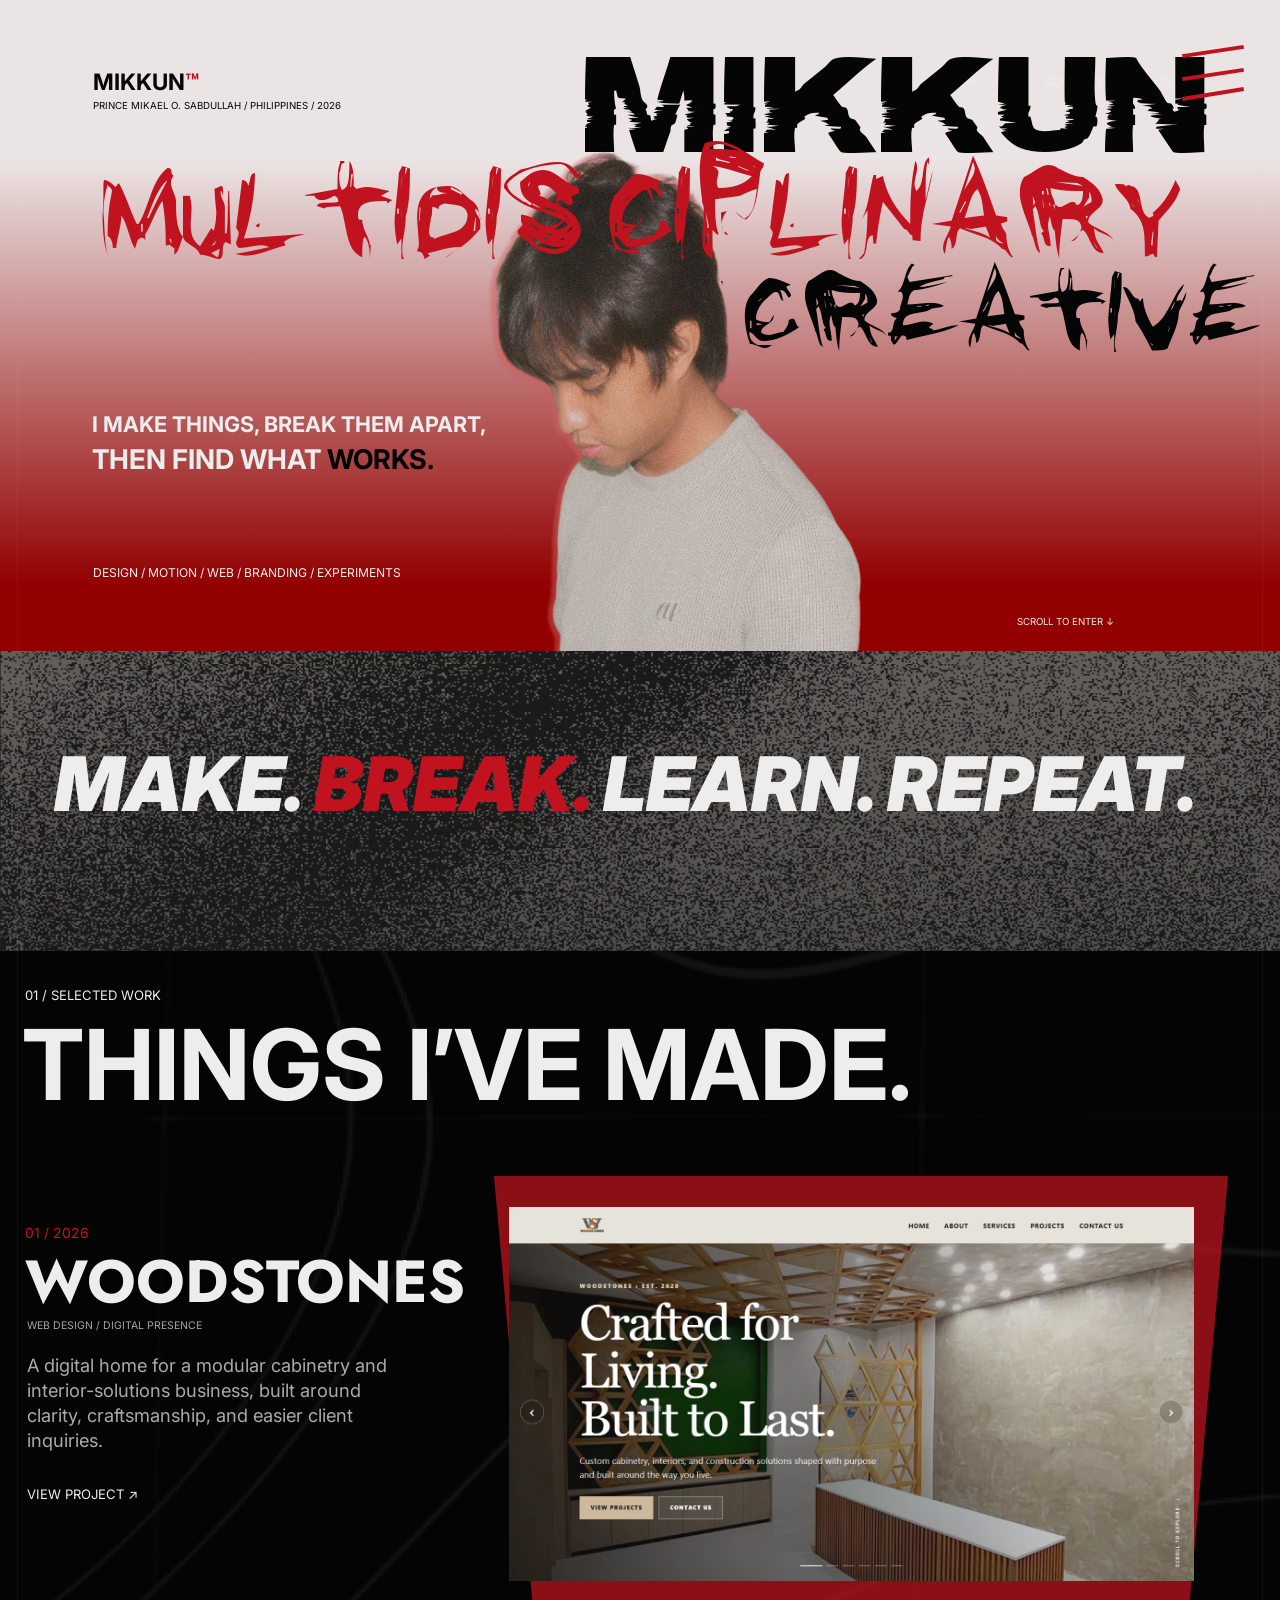
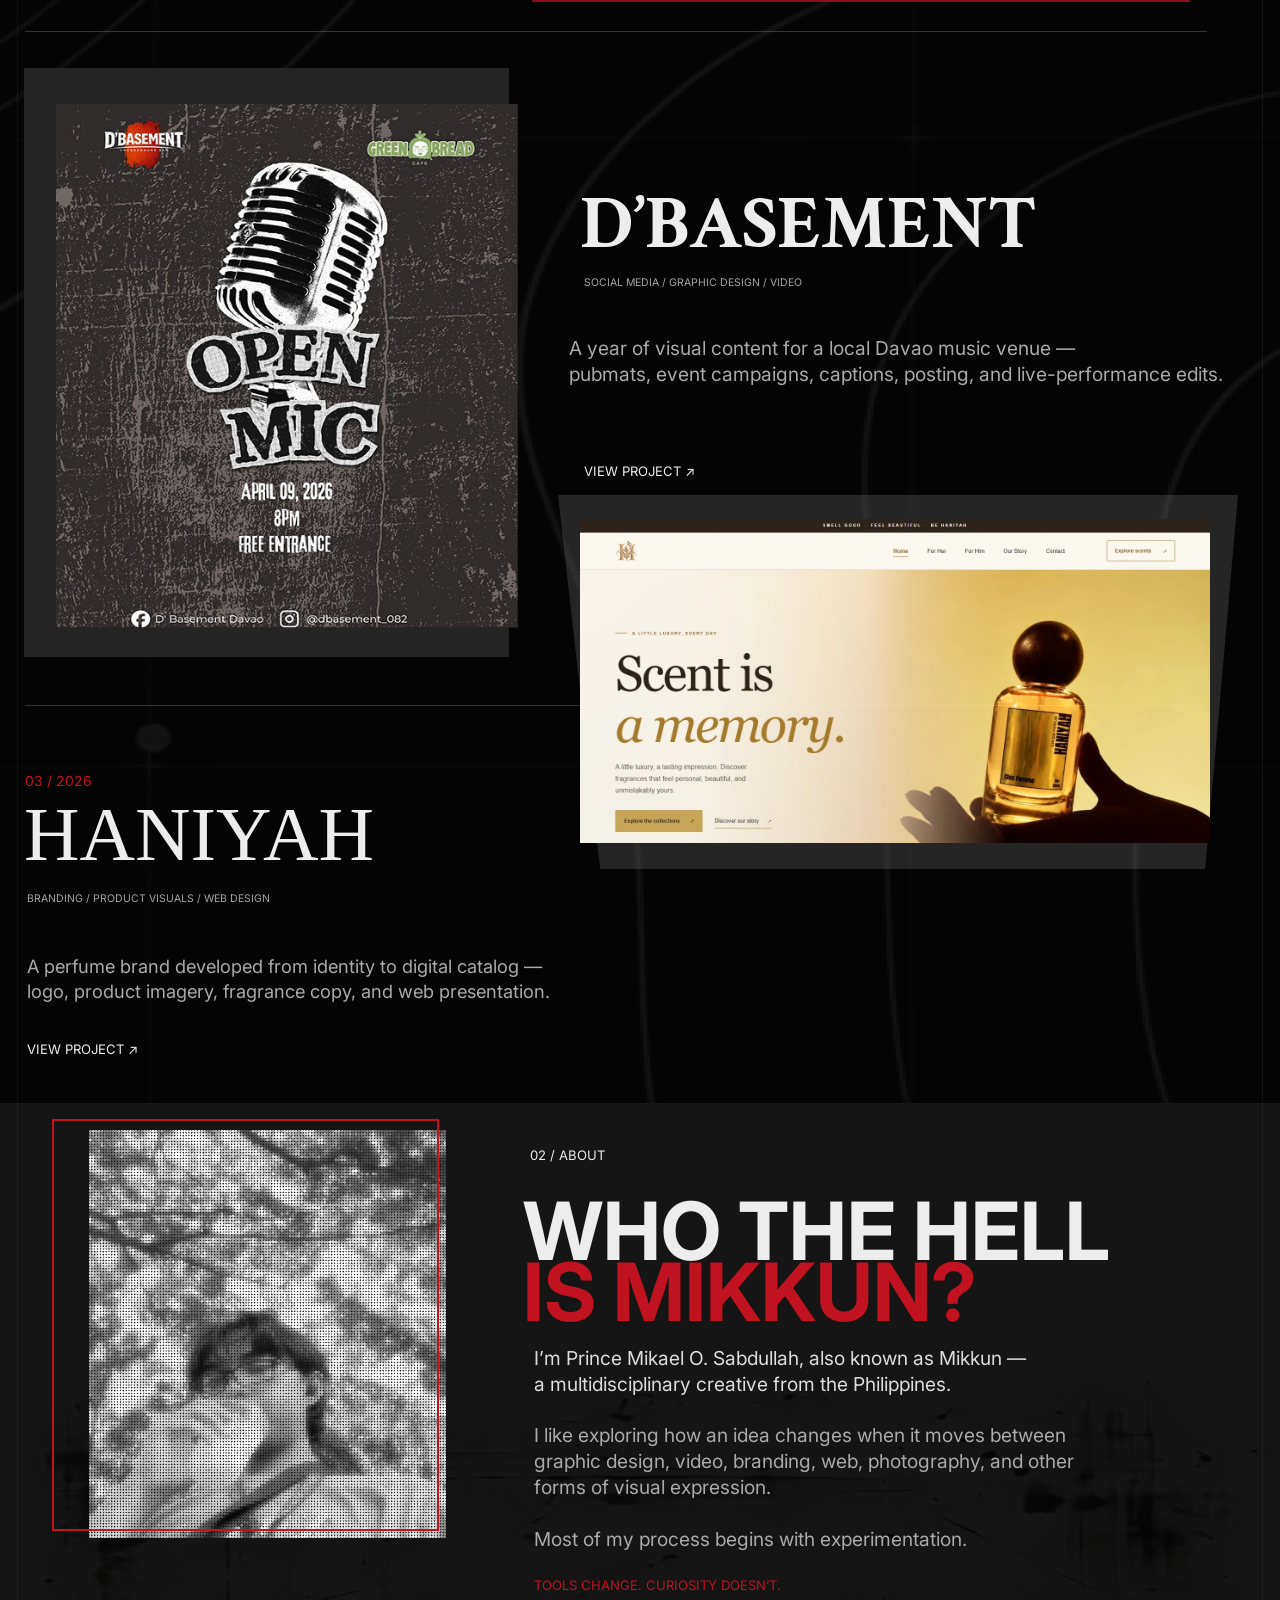
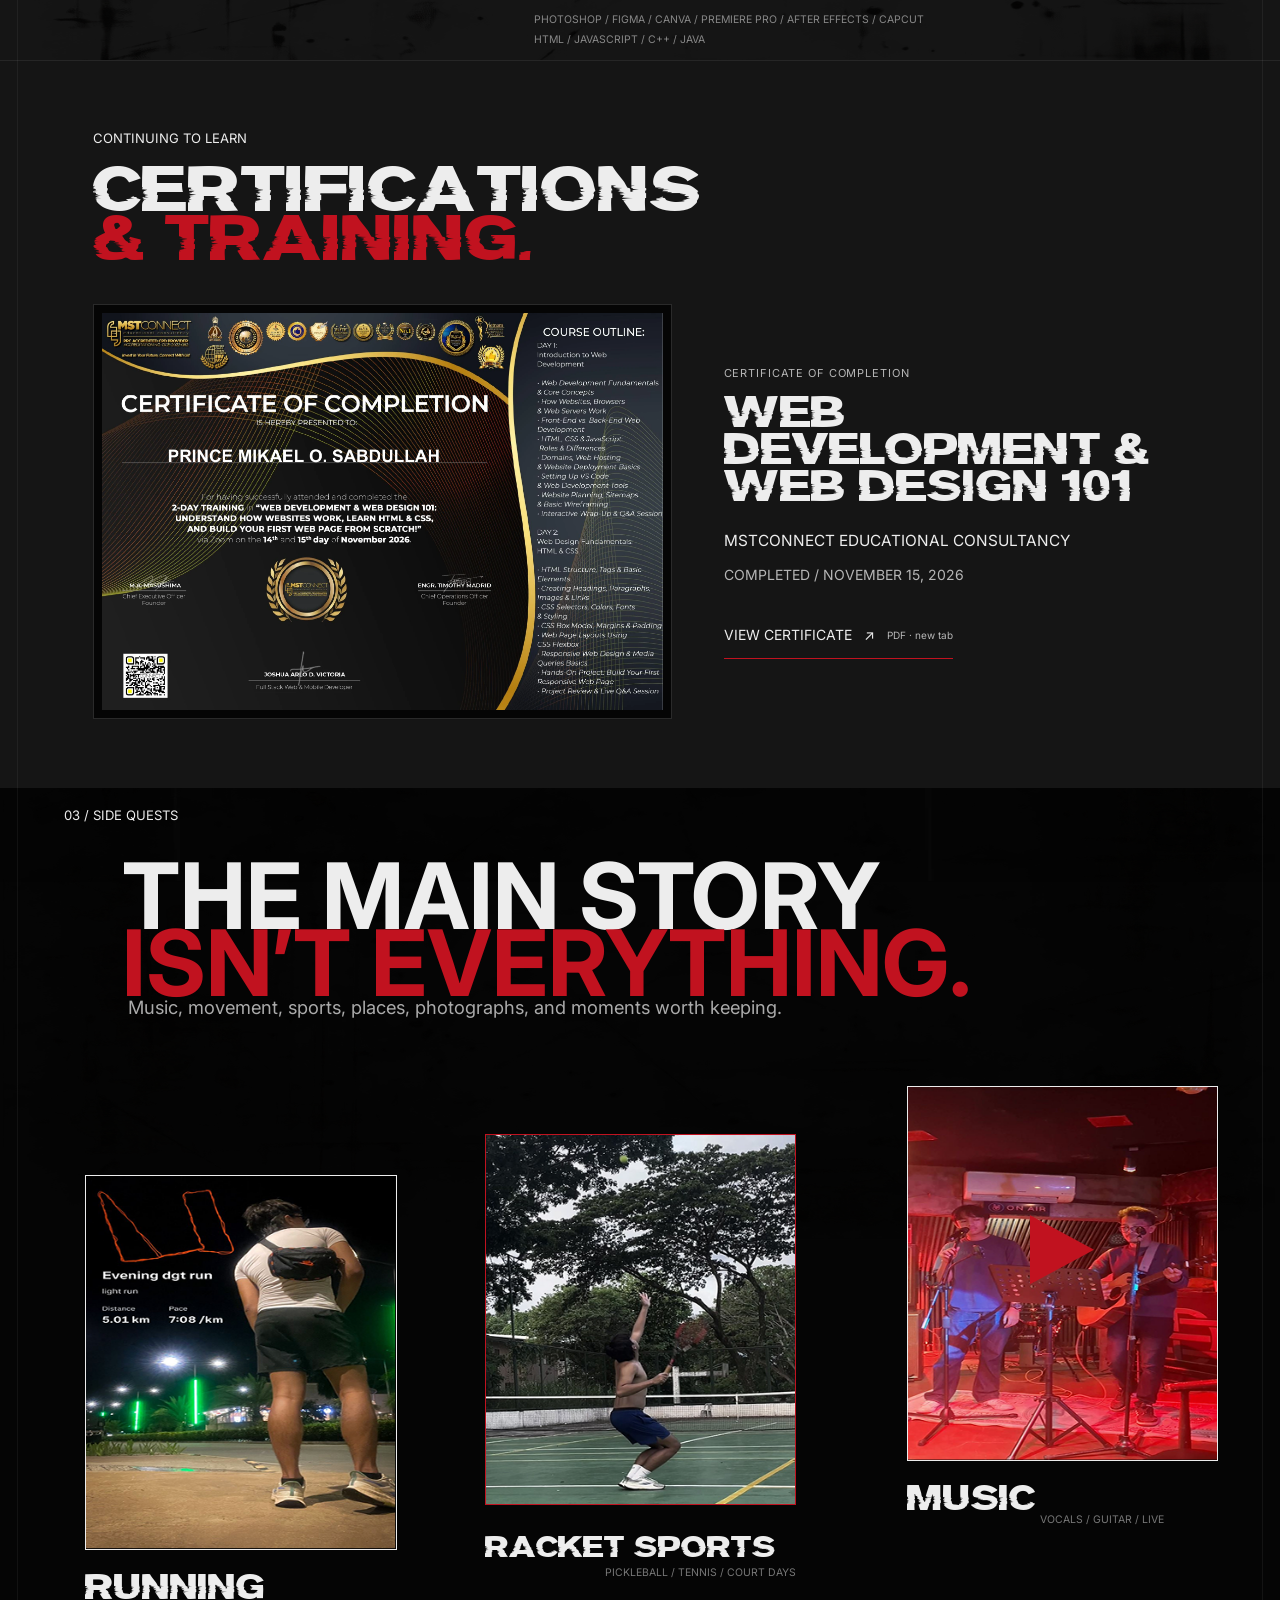
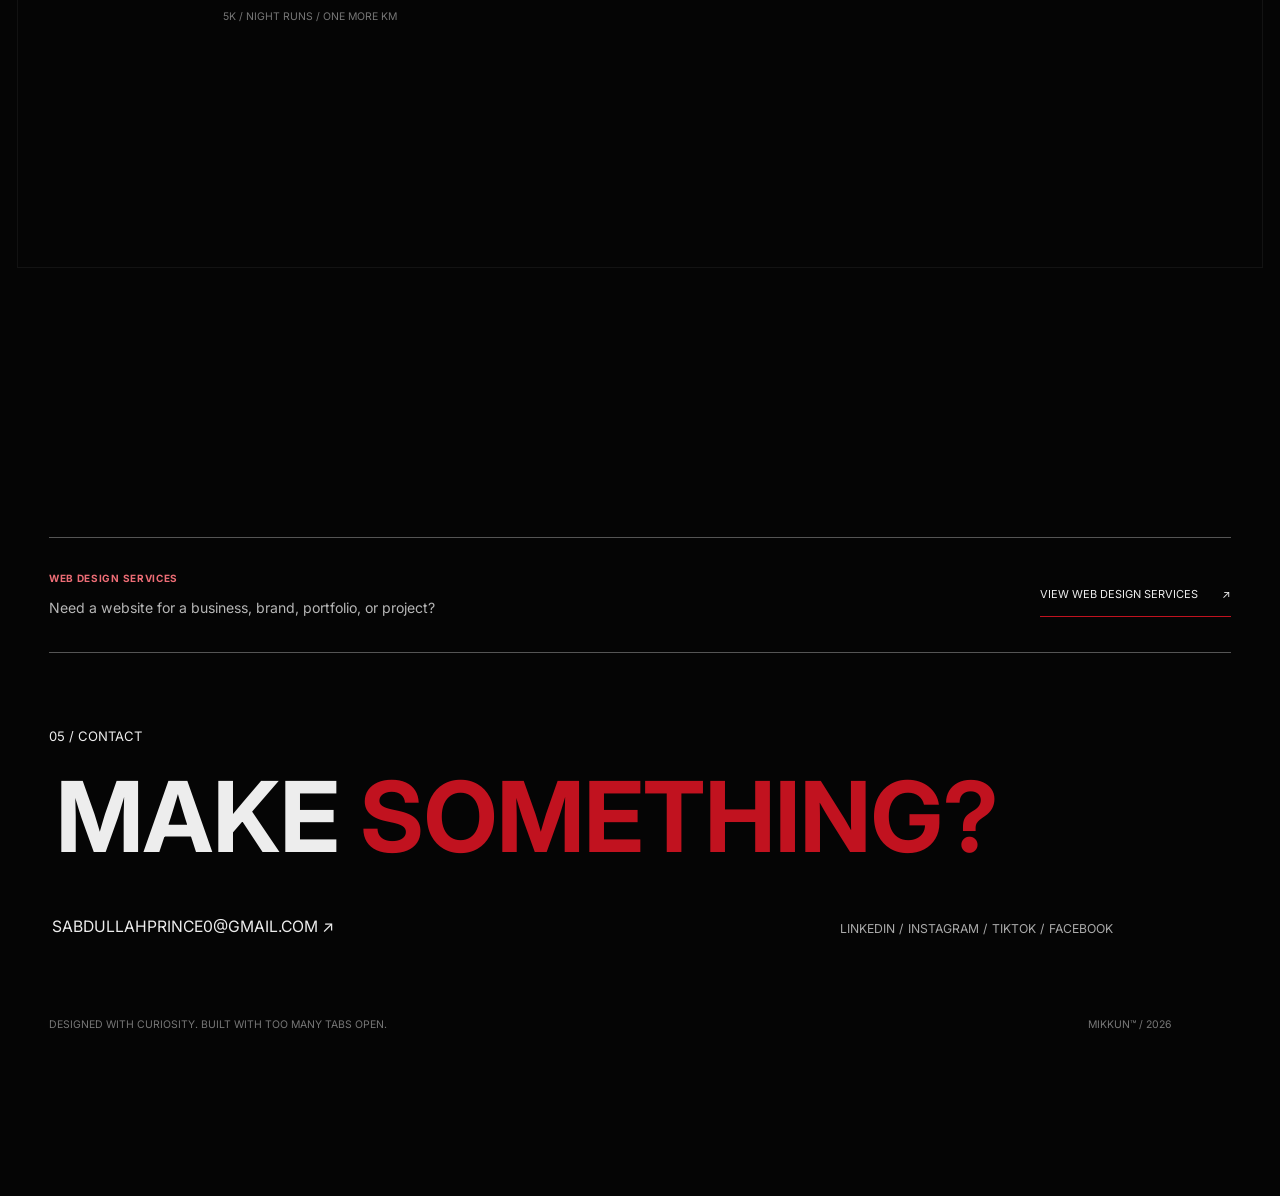
<file: index.html>
<!doctype html>
<html lang="en">
<head>
  <meta charset="utf-8" />
  <meta name="viewport" content="width=device-width, initial-scale=1" />
  <meta name="theme-color" content="#050505" />
  <link rel="icon" type="image/png" sizes="32x32" href="assets/favicon-32x32.png">
  <link rel="icon" type="image/png" sizes="16x16" href="assets/favicon-16x16.png">
  <link rel="apple-touch-icon" sizes="180x180" href="assets/apple-touch-icon.png">
  <meta name="description" content="Prince Mikael O. Sabdullah, also known as MIKKUN, is a multidisciplinary creative from the Philippines working across web design, branding, graphic design, motion, and digital experiences.">
  <title>MIKKUN — Multidisciplinary Creative | Prince Mikael O. Sabdullah</title>
  <link rel="stylesheet" href="styles.css?v=20261020-motion" />
  <script defer src="script.js?v=20261020-motion"></script>
  <link rel="stylesheet" href="interactions.css" />
  <script defer src="interactions.js"></script>
  <link rel="stylesheet" href="particle-portrait.css" />
  <script defer src="particle-portrait.js"></script>

  <link rel="canonical" href="https://mikkun.site/">
  <meta name="robots" content="index, follow, max-image-preview:large">
  <meta property="og:type" content="website">
  <meta property="og:site_name" content="MIKKUN">
  <meta property="og:title" content="MIKKUN — Multidisciplinary Creative | Prince Mikael O. Sabdullah">
  <meta property="og:description" content="Prince Mikael O. Sabdullah, also known as MIKKUN, is a multidisciplinary creative from the Philippines working across web design, branding, graphic design, motion, and digital experiences.">
  <meta property="og:url" content="https://mikkun.site/">
  <meta property="og:image" content="https://mikkun.site/assets/og/mikkun-social.png">
  <meta property="og:image:width" content="1200">
  <meta property="og:image:height" content="630">
  <meta property="og:image:alt" content="MIKKUN portfolio hero featuring Prince Mikael O. Sabdullah and multidisciplinary creative branding.">
  <meta name="twitter:card" content="summary_large_image">
  <meta name="twitter:title" content="MIKKUN — Multidisciplinary Creative | Prince Mikael O. Sabdullah">
  <meta name="twitter:description" content="Prince Mikael O. Sabdullah, also known as MIKKUN, is a multidisciplinary creative from the Philippines working across web design, branding, graphic design, motion, and digital experiences.">
  <meta name="twitter:image" content="https://mikkun.site/assets/og/mikkun-social.png">
  <script type="application/ld+json">
{
  "@context": "https://schema.org",
  "@graph": [
    {
      "@type": "WebSite",
      "@id": "https://mikkun.site/#website",
      "url": "https://mikkun.site/",
      "name": "MIKKUN",
      "alternateName": "Prince Mikael O. Sabdullah",
      "publisher": {
        "@id": "https://mikkun.site/#person"
      }
    },
    {
      "@type": "Person",
      "@id": "https://mikkun.site/#person",
      "name": "Prince Mikael O. Sabdullah",
      "alternateName": "MIKKUN",
      "url": "https://mikkun.site/",
      "jobTitle": "Multidisciplinary Creative",
      "sameAs": [
        "https://www.facebook.com/profile.php?id=61590399347595",
        "https://www.linkedin.com/in/prince-mikael-39b5b5416/",
        "https://www.instagram.com/mikkuun1/",
        "https://www.tiktok.com/@mikkuuuunn"
      ]
    }
  ]
}
  </script>
  <link rel="stylesheet" href="web-design-services.css">
</head>
<body>
  <div class="mobile-menu" id="mobile-menu" hidden>
    <a href="#work">WORK</a>
    <a href="#about">ABOUT</a>
    <a href="#side-quests">SIDE QUESTS</a>
    <a href="#contact">CONTACT</a>
  </div>

  <main id="top">
    <section class="hero" aria-labelledby="hero-title">
      <header class="site-header" role="banner" data-reveal="nav">
        <a class="brand" href="#top" aria-label="MIKKUN home">MIKKUN<span>™</span></a>
        <nav class="desktop-nav" aria-label="Primary navigation">
          <a href="#work">WORK</a>
          <a href="#about">ABOUT</a>
          <a href="#side-quests">SIDE QUESTS</a>
          <a href="#contact">CONTACT</a>
        </nav>
        <button class="menu-toggle" type="button" aria-expanded="false" aria-controls="mobile-menu">MENU</button>
      </header>
      <div class="hero-gradient" aria-hidden="true"></div>
      <div class="hero-grain" aria-hidden="true"></div>

      <p class="hero-kicker desktop-only" data-reveal="meta">PRINCE MIKAEL O. SABDULLAH / PHILIPPINES / 2026</p>
      <p class="hero-mobile-kicker mobile-only" data-reveal="meta">PERSONAL PORTFOLIO / 2026</p>

      <h1 class="hero-logo" id="hero-title" data-reveal="logo">MIKKUN</h1>
      <div class="logo-scratches" aria-hidden="true"><i></i><i></i><i></i></div>
      <div class="hero-multi" data-reveal="multi">MULTIDISCIPLINARY</div>
      <div class="hero-creative" data-reveal="creative">CREATIVE<span class="mobile-only">.</span></div>
      <p class="hero-mobile-meta mobile-only" data-reveal="meta">PHILIPPINES / DESIGN / MOTION / WEB</p>

      <div class="hero-portrait-wrap" data-reveal="portrait">
        <img class="hero-portrait" src="assets/hero-mikkun-2026.png" width="562" height="600" fetchpriority="high" alt="Portrait of Prince Mikael O. Sabdullah" />
      </div>

      <div class="hero-manifesto" data-reveal="copy">
        <strong>I MAKE THINGS,<br class="mobile-only"> BREAK THEM APART<span class="desktop-only">,</span><span class="mobile-only">.</span></strong>
        <strong>THEN FIND WHAT<br class="mobile-only"> <em>WORKS.</em></strong>
      </div>
      <p class="hero-meta desktop-only" data-reveal="meta">DESIGN / MOTION / WEB / BRANDING / EXPERIMENTS</p>
      <a class="scroll-enter desktop-only" href="#manifesto" data-reveal="meta">SCROLL TO ENTER ↓</a>
      <a class="scroll-enter-mobile mobile-only" href="#manifesto" data-reveal="meta">SCROLL TO ENTER ↓</a>
    </section>

    <section class="manifesto" id="manifesto">
      <div class="noise" aria-hidden="true"></div>
      <h2><span>MAKE.</span> <span class="accent">BREAK.</span> <span>LEARN.</span> <span>REPEAT.</span></h2>
      <p class="desktop-only">MY PROCESS STARTS WITH EXPERIMENTATION — TRY, REARRANGE, QUESTION, REFINE.</p>
      <p class="mobile-only">MY PROCESS STARTS WITH CURIOSITY — THEN I BREAK THINGS DOWN.</p>
    </section>

    <section class="work section-dark" id="work">
      <div class="section-inner">
        <p class="eyebrow work-eyebrow">01 / SELECTED WORK</p>
        <h2 class="work-title">THINGS I’VE MADE.</h2>

        <article class="project project-woodstones">
          <div class="project-copy">
            <p class="project-year">01 / 2026</p>
            <h3>WOODSTONES</h3>
            <p class="project-type">WEB DESIGN / DIGITAL PRESENCE</p>
            <p class="project-description">A digital home for a modular cabinetry and interior-solutions business, built around clarity, craftsmanship, and easier client inquiries.</p>
            <a class="project-link" href="woodstones.html">VIEW PROJECT ↗</a>
          </div>
          <a class="project-art frame-red" href="woodstones.html" aria-label="View WoodStones project">
            <img src="assets/projects/woodstones/home-desktop.webp" width="1486" height="812" alt="Launched WoodStones homepage with its Crafted for Living. Built to Last. headline and interior project photography" loading="lazy" decoding="async" />
          </a>
        </article>

        <article class="project project-dbasement">
          <a class="project-art poster-art" href="dbasement.html" aria-label="View D’Basement project">
            <img src="assets/dbasement.png" alt="D’Basement Open Mic poster" />
          </a>
          <div class="project-copy">
            <p class="project-year">02 / 2025—2026</p>
            <h3 class="serif">D’BASEMENT</h3>
            <p class="project-type">SOCIAL MEDIA / GRAPHIC DESIGN / VIDEO</p>
            <p class="project-description">A year of visual content for a local Davao music venue —<br class="desktop-only"> pubmats, event campaigns, captions, posting, and live-performance edits.</p>
            <a class="project-link" href="dbasement.html">VIEW PROJECT ↗</a>
          </div>
        </article>

        <article class="project project-haniyah">
          <div class="project-copy">
            <p class="project-year">03 / 2026</p>
            <h3 class="elegant">HANIYAH</h3>
            <p class="project-type">BRANDING / PRODUCT VISUALS / WEB DESIGN</p>
            <p class="project-description">A perfume brand developed from identity to digital catalog — logo, product imagery, fragrance copy, and web presentation.</p>
            <a class="project-link" href="haniyah.html">VIEW PROJECT ↗</a>
          </div>
          <a class="project-art haniyah-art" href="haniyah.html" aria-label="View HANIYAH project">
            <picture>
              <source media="(max-width:760px)" srcset="assets/projects/haniyah/home-preview-mobile.webp" width="1216" height="850" />
              <img src="assets/projects/haniyah/home-preview-desktop.webp" alt="Finished HANIYAH website homepage with its Scent is a memory headline and Chic Femme perfume" width="1486" height="764" style="object-fit:cover" />
            </picture>
          </a>
        </article>
      </div>
    </section>

    <section class="about" id="about">
      <div class="section-inner about-grid">
        <div class="about-photo frame-red">
          <picture>
            <source media="(max-width:760px)" srcset="assets/about-mobile.jpg">
            <img src="assets/about.png" alt="Portrait of Mikkun" />
          </picture>
        </div>
        <div class="about-copy">
          <p class="eyebrow">02 / ABOUT</p>
          <h2>WHO THE HELL<br><span>IS MIKKUN?</span></h2>
          <p class="lead">I’m Prince Mikael O. Sabdullah, also known as Mikkun —<br class="desktop-only"> a multidisciplinary creative from the Philippines.</p>
          <p class="about-body">I like exploring how an idea changes when it moves between graphic design, video, branding, web, photography, and other forms of visual expression.</p>
          <p class="about-process">Most of my process begins with experimentation.<span class="mobile-only"> I try things, rearrange them, question them, sometimes ruin them, and eventually discover what works.</span></p>
          <div class="about-mantra mobile-only"><b>MAKE.</b> <b>BREAK.</b> <b>LEARN.</b> <b>REPEAT.</b></div>
          <p class="tools-label mobile-only">TOOLS / CREATIVE + DIGITAL</p>
          <p class="accent small-caps desktop-only">TOOLS CHANGE. CURIOSITY DOESN’T.</p>
          <p class="tools tools-one">PHOTOSHOP / FIGMA / CANVA / PREMIERE PRO / AFTER EFFECTS / CAPCUT</p>
          <p class="tools tools-two">HTML / JAVASCRIPT / C++ / JAVA</p>
        </div>
      </div>
    </section>

    <section class="certifications" id="certifications" aria-labelledby="certifications-title">
      <div class="section-inner">
        <p class="eyebrow">CONTINUING TO LEARN</p>
        <h2 id="certifications-title">CERTIFICATIONS<br><span>&amp; TRAINING.</span></h2>
        <article class="certificate-card" aria-labelledby="certificate-title">
          <a class="certificate-preview" href="assets/web-development-certificate.pdf" target="_blank" rel="noopener noreferrer" aria-label="View Web Development &amp; Web Design 101 certificate (PDF, opens in a new tab)">
            <img src="assets/web-development-certificate.webp" width="2222" height="1572" loading="lazy" decoding="async" alt="MSTConnect certificate of completion awarded to Prince Mikael O. Sabdullah for Web Development &amp; Web Design 101" />
          </a>
          <div class="certificate-details">
            <p class="certificate-type">CERTIFICATE OF COMPLETION</p>
            <h3 id="certificate-title">WEB DEVELOPMENT &amp; WEB DESIGN 101</h3>
            <p class="certificate-issuer">MSTCONNECT EDUCATIONAL CONSULTANCY</p>
            <p class="certificate-date">COMPLETED / <time datetime="2026-11-15">NOVEMBER 15, 2026</time></p>
            <a class="certificate-link" href="assets/web-development-certificate.pdf" target="_blank" rel="noopener noreferrer">VIEW CERTIFICATE <span aria-hidden="true">↗</span><span class="certificate-link-format">PDF · new tab</span></a>
          </div>
        </article>
      </div>
    </section>

    <section class="side-quests section-dark" id="side-quests">
      <div class="section-inner">
        <p class="eyebrow">03 / SIDE QUESTS</p>
        <h2>THE MAIN STORY<br><span>ISN’T EVERYTHING.</span></h2>
        <p class="section-copy">Music, movement, sports, places, photographs, and moments worth keeping.</p>

        <div class="quest-grid">
          <a class="quest-card quest-running" href="side-quests.html#fitness">
            <div class="quest-photo"><img src="assets/running.png" alt="Running" /></div>
            <h3>RUNNING</h3>
            <p>5K / NIGHT RUNS<span class="desktop-only"> / ONE MORE KM</span></p>
          </a>
          <a class="quest-card quest-racket" href="side-quests.html#racket">
            <div class="quest-photo"><img src="assets/racket.png" alt="Racket sports" /></div>
            <h3>RACKET SPORTS</h3>
            <p>PICKLEBALL / TENNIS<span class="desktop-only"> / COURT DAYS</span></p>
          </a>
          <a class="quest-card quest-music" href="side-quests.html#music">
            <div class="quest-photo"><img src="assets/music.png" alt="Music performance" /></div>
            <h3>MUSIC</h3>
            <p>VOCALS / GUITAR / LIVE</p>
          </a>
        </div>
        <a class="side-quest-enter mobile-only" href="side-quests.html">ENTER SIDE QUESTS ↗</a>
      </div>
    </section>

    <aside class="web-service-callout" aria-label="Web design services">
      <div><p class="web-service-callout-label">WEB DESIGN SERVICES</p><p class="web-service-callout-copy">Need a website for a business, brand, portfolio, or project?</p></div>
      <a href="web-design-philippines.html">VIEW WEB DESIGN SERVICES <span aria-hidden="true">↗</span></a>
    </aside>

    <section class="contact section-dark" id="contact">
      <div class="section-inner">
        <p class="eyebrow contact-label desktop-only">05 / CONTACT</p>
        <p class="eyebrow contact-label mobile-only">04 / CONTACT</p>
        <h2><span class="contact-make">MAKE</span> <span class="contact-something">SOMETHING?</span></h2>
        <p class="contact-blurb mobile-only">Have a project, collaboration, strange idea, or something you think I’d enjoy working on?</p>
        <div class="contact-row">
          <a class="email" href="mailto:sabdullahprince0@gmail.com">SABDULLAHPRINCE0@GMAIL.COM ↗</a>
          <div class="socials">
            <a href="https://www.linkedin.com/in/prince-mikael-39b5b5416/">LINKEDIN</a><span>/</span>
            <a href="https://www.instagram.com/mikkuun1/">INSTAGRAM</a><span>/</span>
            <a href="https://www.tiktok.com/@mikkuuuunn">TIKTOK</a><span>/</span>
            <a href="https://www.facebook.com/profile.php?id=61590399347595">FACEBOOK</a>
          </div>
        </div>
        <div class="footer-line desktop-only">
          <span>DESIGNED WITH CURIOSITY. BUILT WITH TOO MANY TABS OPEN.</span>
          <span>MIKKUN™ / 2026</span>
        </div>
        <div class="mobile-footer mobile-only">
          <strong>MIKKUN™</strong>
          <div><span>PRINCE MIKAEL O. SABDULLAH / PHILIPPINES</span><span>MOBILE / 2026</span></div>
        </div>
      </div>
    </section>
  </main>
<!-- Cloudflare Web Analytics --><script type='module' src='https://static.cloudflareinsights.com/beacon.min.js' data-cf-beacon='{"token": "555a0d1014954419a54360ac0a014db0"}'></script><!-- End Cloudflare Web Analytics --></body>
</html>
</file>
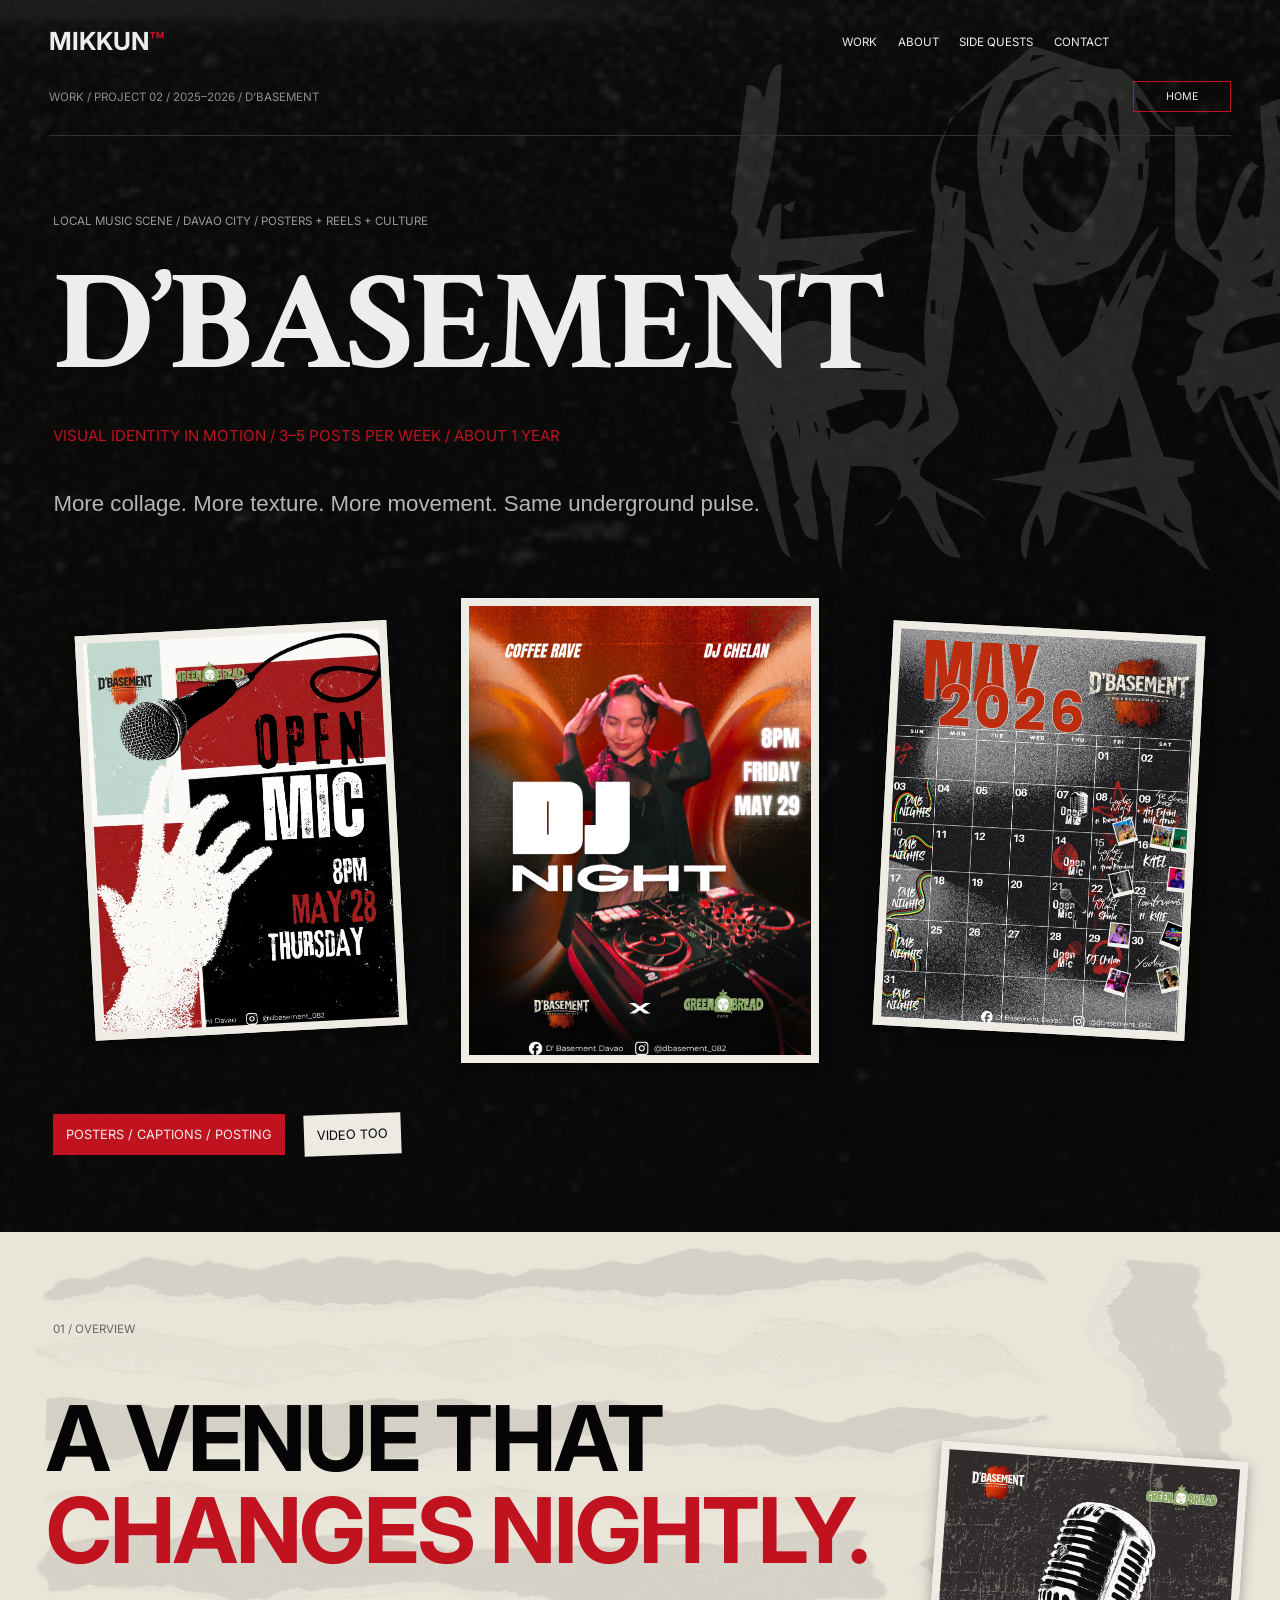
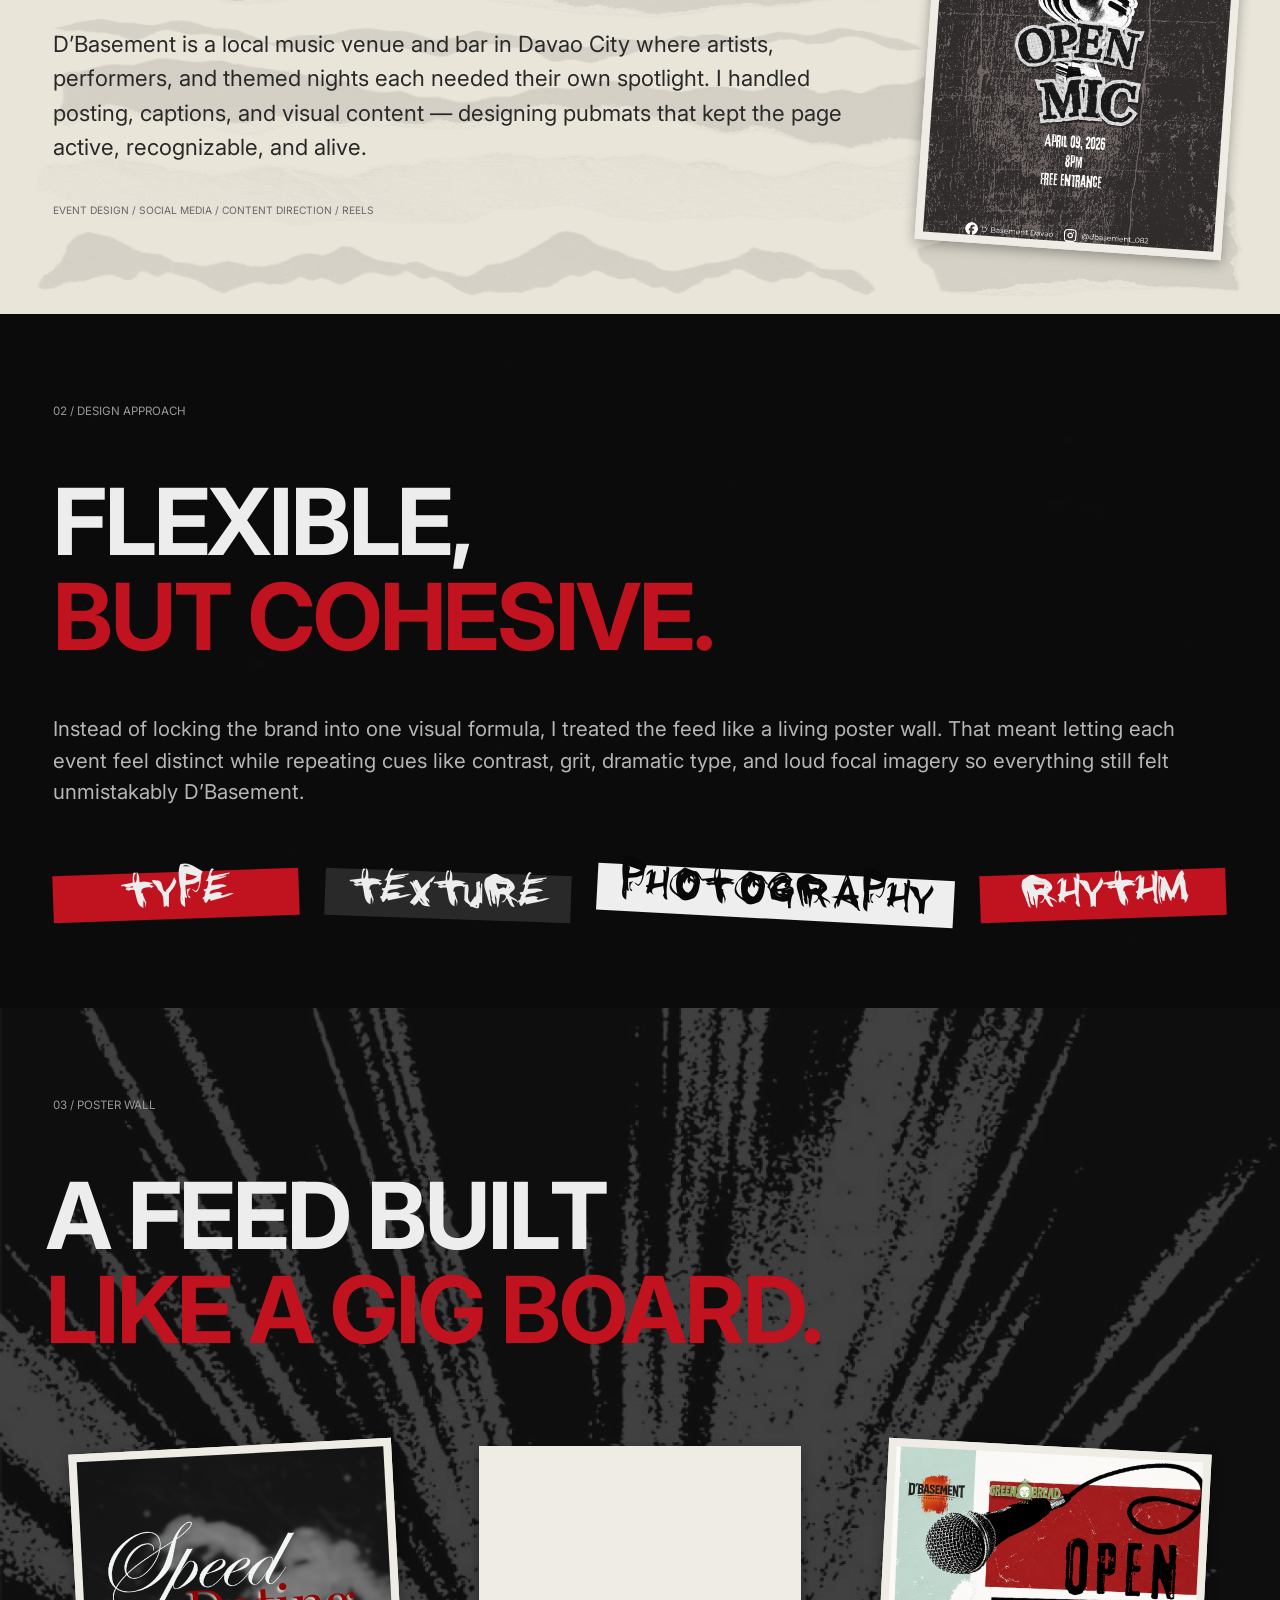
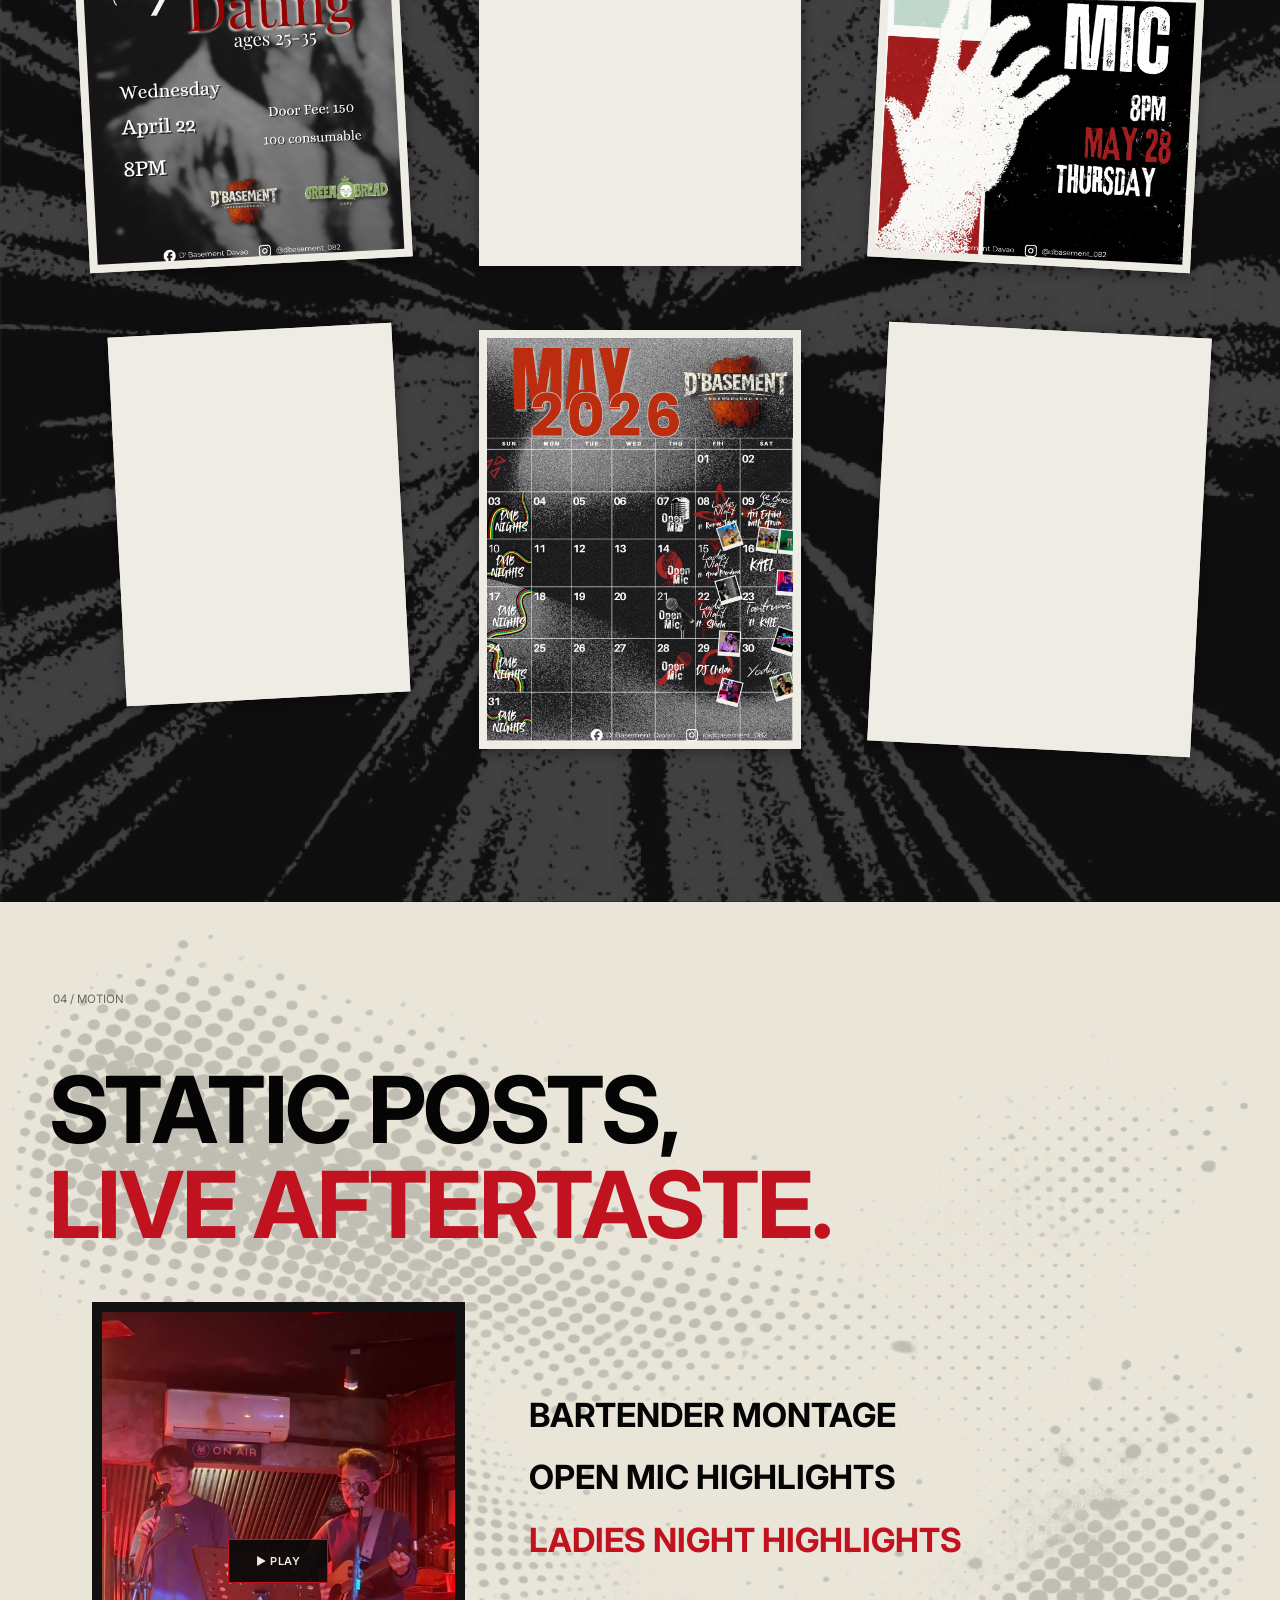
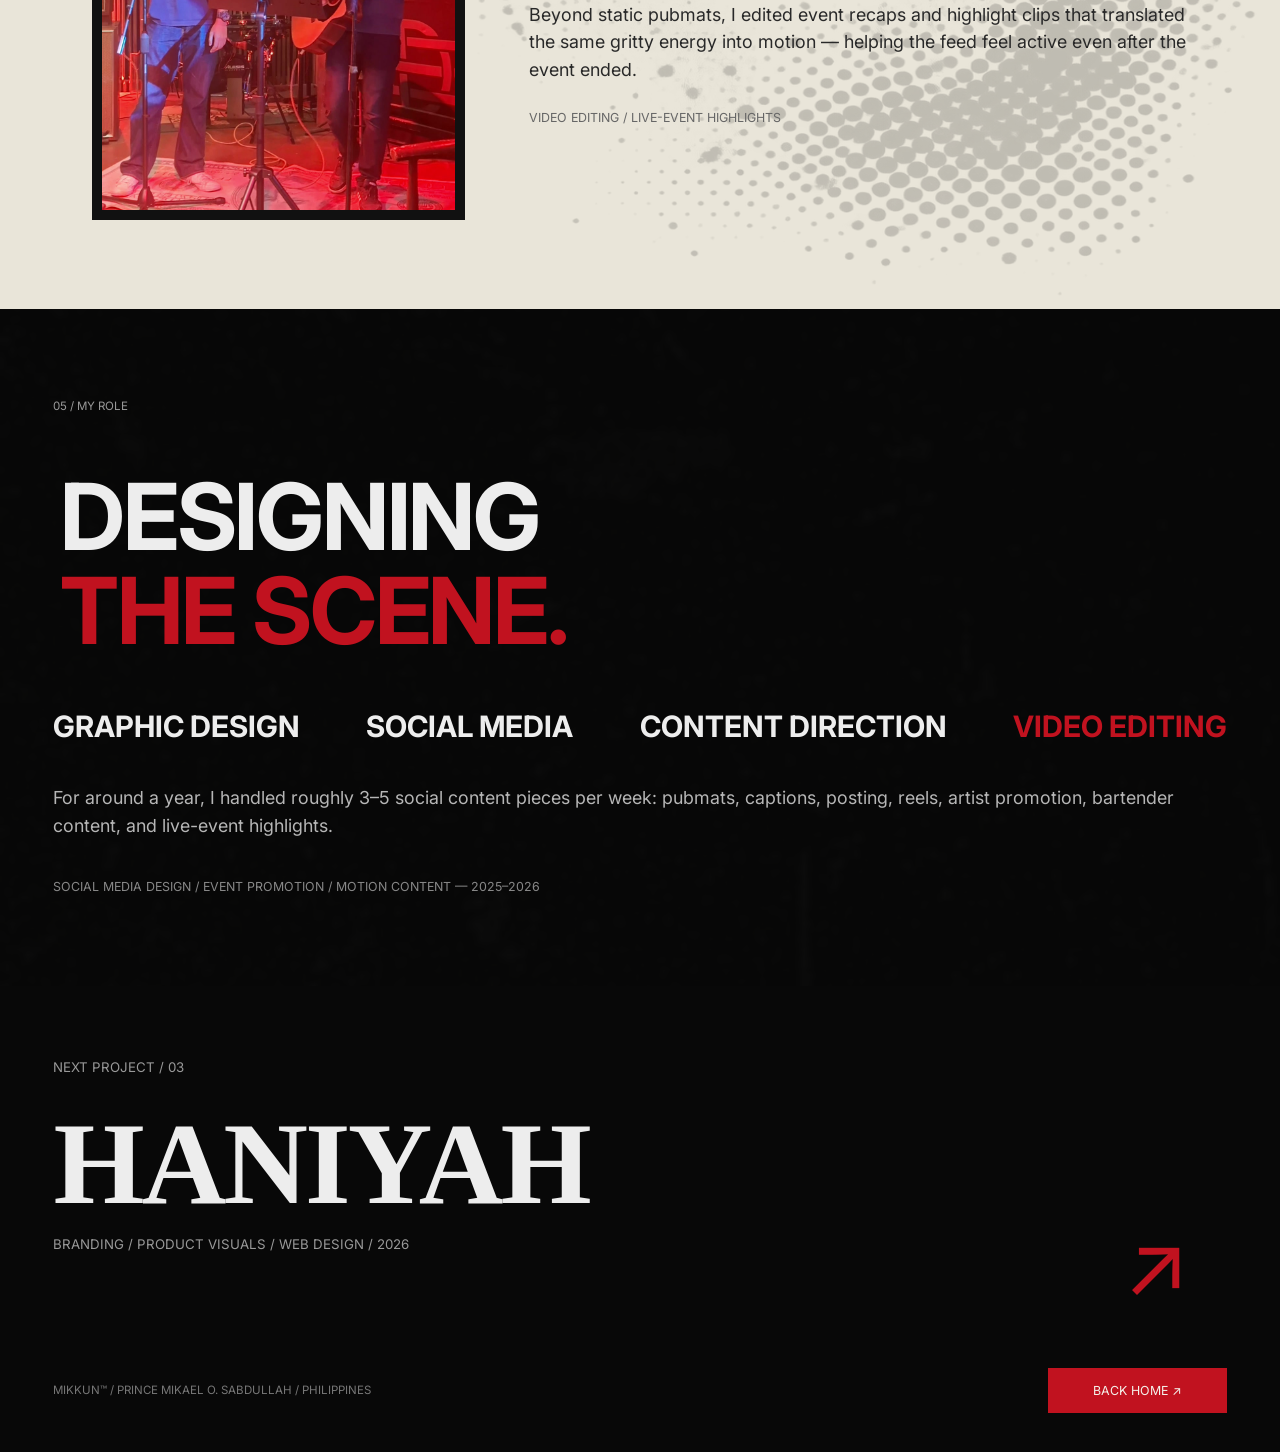
<file: dbasement.html>
<!doctype html>
<html lang="en"><head><meta charset="utf-8"><meta name="viewport" content="width=device-width, initial-scale=1"><meta name="theme-color" content="#050505"><link rel="icon" type="image/png" sizes="32x32" href="assets/favicon-32x32.png">
<link rel="icon" type="image/png" sizes="16x16" href="assets/favicon-16x16.png">
<link rel="apple-touch-icon" sizes="180x180" href="assets/apple-touch-icon.png"><title>D’Basement Social Media &amp; Motion Case Study — MIKKUN</title><meta name="description" content="Social media design, event promotion, graphic design, and motion content for D’Basement, a local music venue in Davao City. A case study by MIKKUN."><link rel="preload" href="assets/fonts/grunge.ttf" as="font" type="font/ttf" crossorigin><link rel="stylesheet" href="styles.css?v=20261020-motion"><link rel="stylesheet" href="https://fonts.googleapis.com/css2?family=Crimson+Text:wght@700&amp;family=Inter:ital,wght@0,400;0,700;1,900&amp;family=Jost:wght@700&amp;display=block"><style>@font-face{font-family:Grunge;src:url('assets/fonts/grunge.ttf') format('truetype');font-weight:400;font-style:normal;font-display:block}</style><link rel="stylesheet" href="project-pages.css"><script defer src="project-pages.js"></script><link rel="stylesheet" href="interactions.css"><link rel="stylesheet" href="media.css"><script defer src="media.js"></script><script defer src="interactions.js"></script>
  <link rel="canonical" href="https://mikkun.site/dbasement.html">
  <meta name="robots" content="index, follow, max-image-preview:large">
  <meta property="og:type" content="website">
  <meta property="og:site_name" content="MIKKUN">
  <meta property="og:title" content="D’Basement Social Media &amp; Motion Case Study — MIKKUN">
  <meta property="og:description" content="Social media design, event promotion, graphic design, and motion content for D’Basement, a local music venue in Davao City. A case study by MIKKUN.">
  <meta property="og:url" content="https://mikkun.site/dbasement.html">
  <meta property="og:image" content="https://mikkun.site/assets/og/mikkun-social.png">
  <meta property="og:image:width" content="1200">
  <meta property="og:image:height" content="630">
  <meta property="og:image:alt" content="MIKKUN portfolio hero featuring Prince Mikael O. Sabdullah and multidisciplinary creative branding.">
  <meta name="twitter:card" content="summary_large_image">
  <meta name="twitter:title" content="D’Basement Social Media &amp; Motion Case Study — MIKKUN">
  <meta name="twitter:description" content="Social media design, event promotion, graphic design, and motion content for D’Basement, a local music venue in Davao City. A case study by MIKKUN.">
  <meta name="twitter:image" content="https://mikkun.site/assets/og/mikkun-social.png">
  <script type="application/ld+json">
{
  "@context": "https://schema.org",
  "@graph": [
    {
      "@type": "CreativeWork",
      "name": "D’Basement Social Media & Motion Case Study — MIKKUN",
      "url": "https://mikkun.site/dbasement.html",
      "description": "Social media design, event promotion, graphic design, and motion content for D’Basement, a local music venue in Davao City. A case study by MIKKUN.",
      "creator": {
        "@id": "https://mikkun.site/#person"
      },
      "dateCreated": "2025"
    },
    {
      "@type": "BreadcrumbList",
      "itemListElement": [
        {
          "@type": "ListItem",
          "position": 1,
          "name": "MIKKUN",
          "item": "https://mikkun.site/"
        },
        {
          "@type": "ListItem",
          "position": 2,
          "name": "D’Basement",
          "item": "https://mikkun.site/dbasement.html"
        }
      ]
    }
  ]
}
  </script>
</head><body class="case-page dbasement"><a class="skip-link" href="#content">Skip to content</a><header class="case-header"><a class="case-brand" href="index.html">MIKKUN<span>™</span></a><nav class="case-nav" aria-label="Primary navigation"><a href="index.html#work">WORK</a><a href="index.html#about">ABOUT</a><a href="side-quests.html">SIDE QUESTS</a><a href="index.html#contact">CONTACT</a></nav><button class="case-menu-toggle" aria-controls="case-menu" aria-expanded="false" type="button">MENU</button><a class="home-link" href="index.html">HOME</a><p class="breadcrumb">WORK / PROJECT 02 / 2025–2026 / D’BASEMENT</p></header><nav id="case-menu" class="case-menu" aria-label="Mobile navigation" hidden><a href="index.html#work">WORK</a><a href="index.html#about">ABOUT</a><a href="side-quests.html">SIDE QUESTS</a><a href="index.html#contact">CONTACT</a></nav><main id="content">
<section class="case-hero db-hero"><p class="case-label" data-enter="copy">LOCAL MUSIC SCENE / DAVAO CITY / POSTERS + REELS + CULTURE</p><h1 data-enter="title">D’BASEMENT</h1><p class="case-role" data-enter="copy">VISUAL IDENTITY IN MOTION / 3–5 POSTS PER WEEK / ABOUT 1 YEAR</p><p class="case-copy" data-enter="copy">More collage. More texture. More movement. Same underground pulse.</p><div class="db-hero-posters"><figure class="visual poster " data-enter="image"><img src="assets/projects/c9e37.png" alt="Open Mic Thursdays event poster" decoding="async"></figure><figure class="visual poster " data-enter="image"><img src="assets/projects/f7607.png" alt="D’Basement DJ night promotion" decoding="async"></figure><figure class="visual poster " data-enter="image"><img src="assets/projects/95eb6.png" alt="May 2026 D’Basement event calendar" decoding="async"></figure></div><div class="stickers"><span>POSTERS / CAPTIONS / POSTING</span><span>VIDEO TOO</span></div></section>
<section class="case-section paper db-overview"><p class="case-label" data-enter="copy">01 / OVERVIEW</p><h2 data-enter="title">A VENUE THAT<br><span>CHANGES NIGHTLY.</span></h2><p class="case-copy" data-enter="copy">D’Basement is a local music venue and bar in Davao City where artists, performers, and themed nights each needed their own spotlight. I handled posting, captions, and visual content — designing pubmats that kept the page active, recognizable, and alive.</p><figure class="visual poster " data-enter="image"><img src="assets/projects/e2b79.png" alt="D’Basement monochrome open mic poster" decoding="async"></figure><p class="micro">EVENT DESIGN / SOCIAL MEDIA / CONTENT DIRECTION / REELS</p></section>
<section class="case-section db-approach"><p class="case-label" data-enter="copy">02 / DESIGN APPROACH</p><h2 data-enter="title">FLEXIBLE,<br><span>BUT COHESIVE.</span></h2><p class="case-copy" data-enter="copy">Instead of locking the brand into one visual formula, I treated the feed like a living poster wall. That meant letting each event feel distinct while repeating cues like contrast, grit, dramatic type, and loud focal imagery so everything still felt unmistakably D’Basement.</p><div class="word-band type-strips" data-enter="copy"><span>TYPE</span><span>TEXTURE</span><span>PHOTOGRAPHY</span><span>RHYTHM</span></div></section>
<section class="case-section db-wall"><p class="case-label" data-enter="copy">03 / POSTER WALL</p><h2 data-enter="title">A FEED BUILT<br><span>LIKE A GIG BOARD.</span></h2><div class="poster-wall"><figure class="visual poster " data-enter="image"><img src="assets/projects/21a5a.png" alt="D’Basement acoustic night artist promotion" decoding="async"></figure><figure class="visual poster " data-enter="image"><img src="assets/projects/722b0.png" alt="Te Quo Duo live music poster" decoding="async"></figure><figure class="visual poster " data-enter="image"><img src="assets/projects/c9e37.png" alt="Open mic event promotion" decoding="async"></figure><figure class="visual poster " data-enter="image"><img src="assets/projects/9cd67.png" alt="D’Basement live event poster" decoding="async"></figure><figure class="visual poster " data-enter="image"><img src="assets/projects/95eb6.png" alt="Monthly gig calendar" decoding="async"></figure><figure class="visual poster " data-enter="image"><img src="assets/projects/ecf72.png" alt="D’Basement live artist poster" decoding="async"></figure></div></section>
<section class="case-section paper db-motion" id="motion"><p class="case-label" data-enter="copy">04 / MOTION</p><h2 data-enter="title">STATIC POSTS,<br><span>LIVE AFTERTASTE.</span></h2><div class="motion-layout"><figure class="visual motion-still" data-enter="image"><img src="assets/projects/66caf.png" alt="D’Basement live performance video still" decoding="async"></figure><div><div class="word-band motion-topics" data-enter="copy"><span>BARTENDER MONTAGE</span><span>OPEN MIC HIGHLIGHTS</span><span>LADIES NIGHT HIGHLIGHTS</span></div><p class="case-copy" data-enter="copy">Beyond static pubmats, I edited event recaps and highlight clips that translated the same gritty energy into motion — helping the feed feel active even after the event ended.</p><p class="micro">VIDEO EDITING / LIVE-EVENT HIGHLIGHTS</p></div></div></section>
<section class="case-section db-role"><p class="case-label" data-enter="copy">05 / MY ROLE</p><h2 data-enter="title">DESIGNING<br><span>THE SCENE.</span></h2><div class="word-band " data-enter="copy"><span>GRAPHIC DESIGN</span><span>SOCIAL MEDIA</span><span>CONTENT DIRECTION</span><span>VIDEO EDITING</span></div><p class="case-copy" data-enter="copy">For around a year, I handled roughly 3–5 social content pieces per week: pubmats, captions, posting, reels, artist promotion, bartender content, and live-event highlights.</p><p class="micro">SOCIAL MEDIA DESIGN / EVENT PROMOTION / MOTION CONTENT — 2025–2026</p></section></main><footer class="case-next"><a class="next-project" href="haniyah.html" data-enter="title"><p class="case-label" data-enter="copy">NEXT PROJECT / 03</p><h2>HANIYAH</h2><p>BRANDING / PRODUCT VISUALS / WEB DESIGN / 2026</p><span class="next-arrow" aria-hidden="true">↗</span></a><div class="case-bottom"><small>MIKKUN™ / PRINCE MIKAEL O. SABDULLAH / PHILIPPINES</small><a class="back-home" href="index.html#work">BACK HOME ↗</a></div></footer><!-- Cloudflare Web Analytics --><script type='module' src='https://static.cloudflareinsights.com/beacon.min.js' data-cf-beacon='{"token": "555a0d1014954419a54360ac0a014db0"}'></script><!-- End Cloudflare Web Analytics --></body></html>
</file>
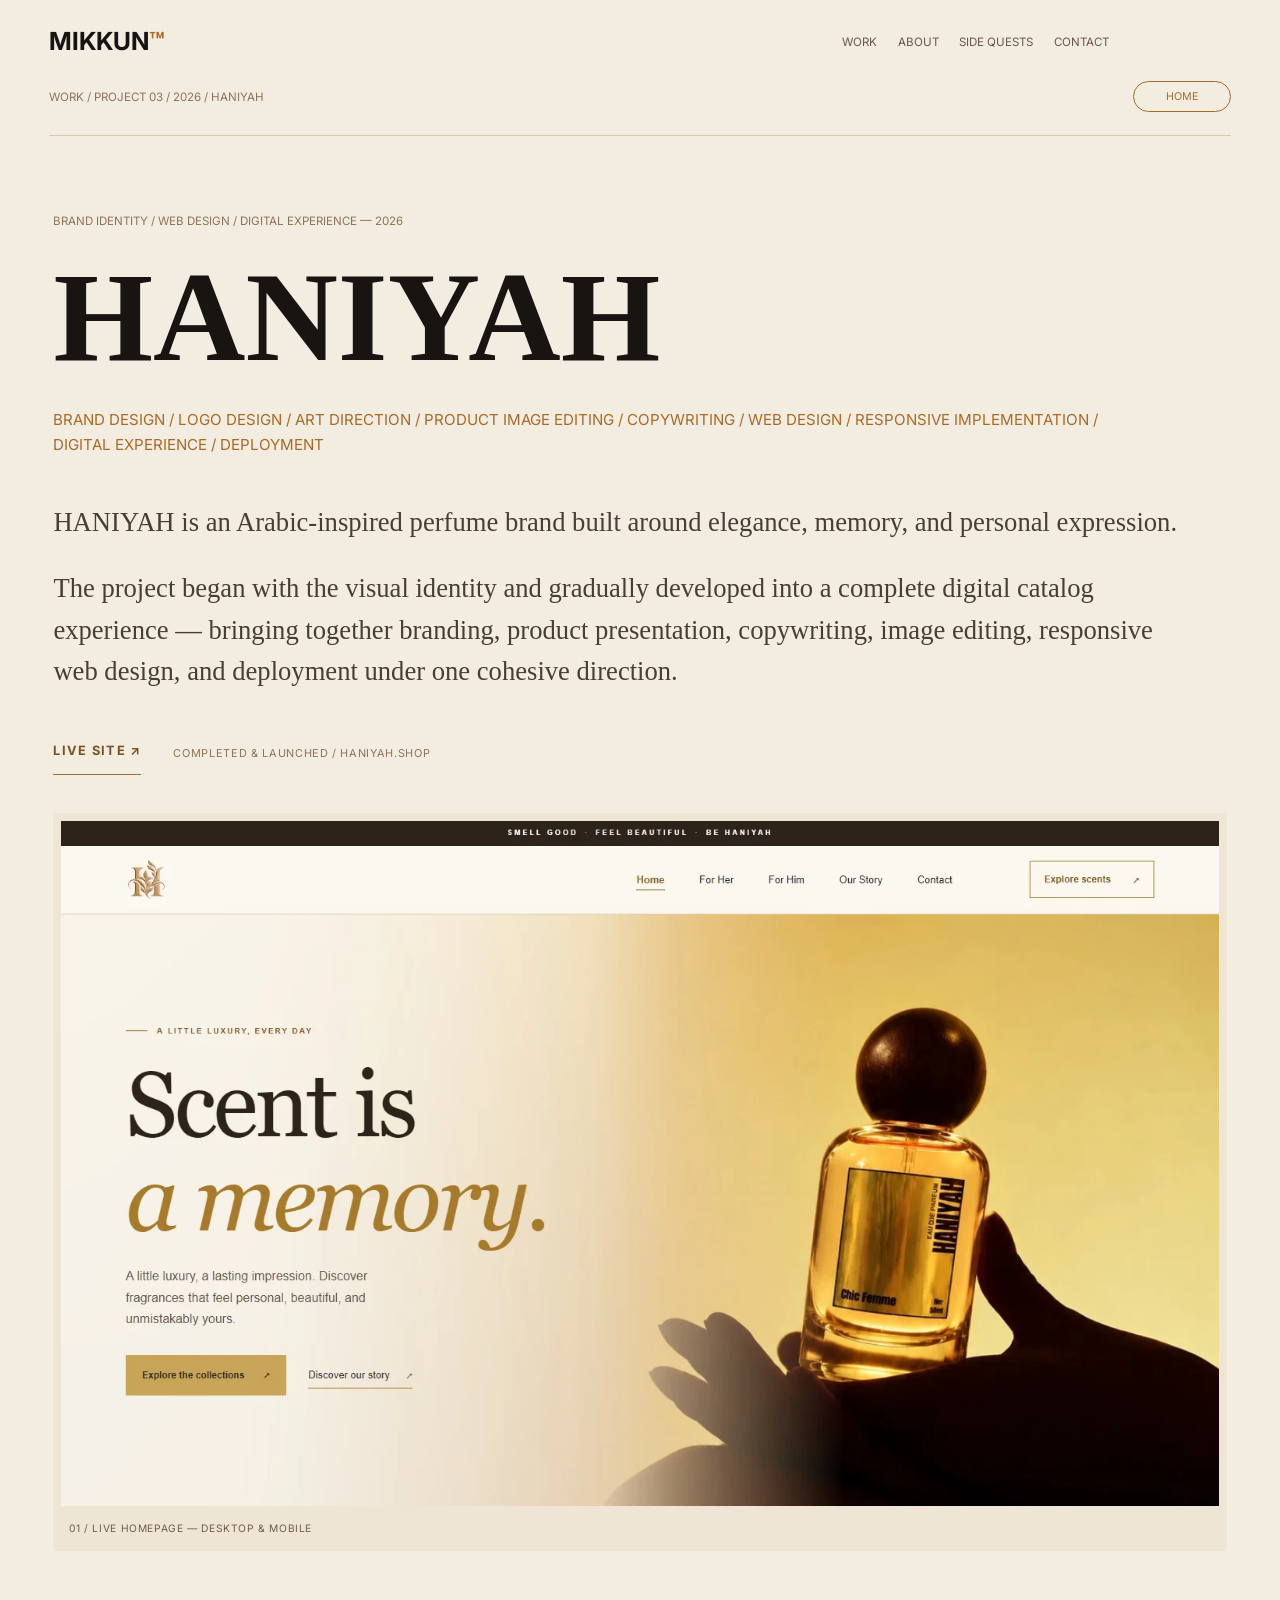
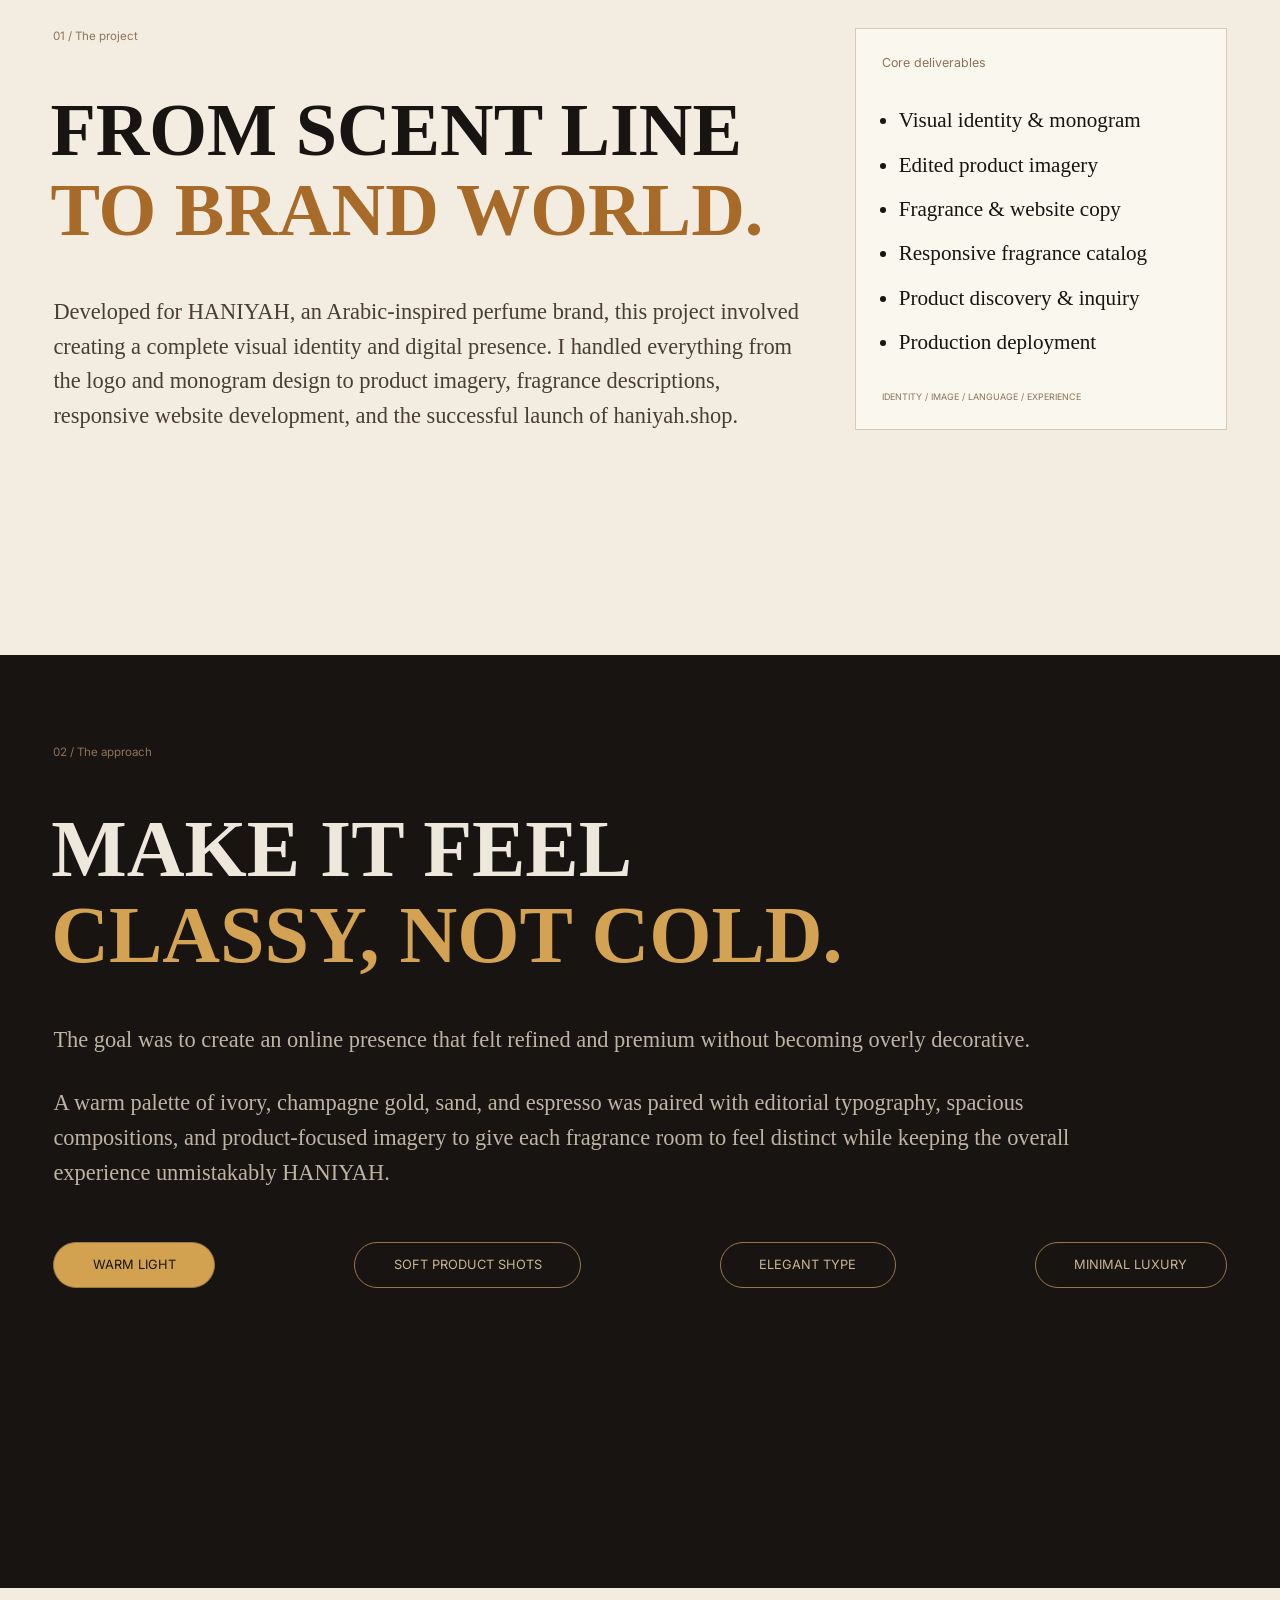
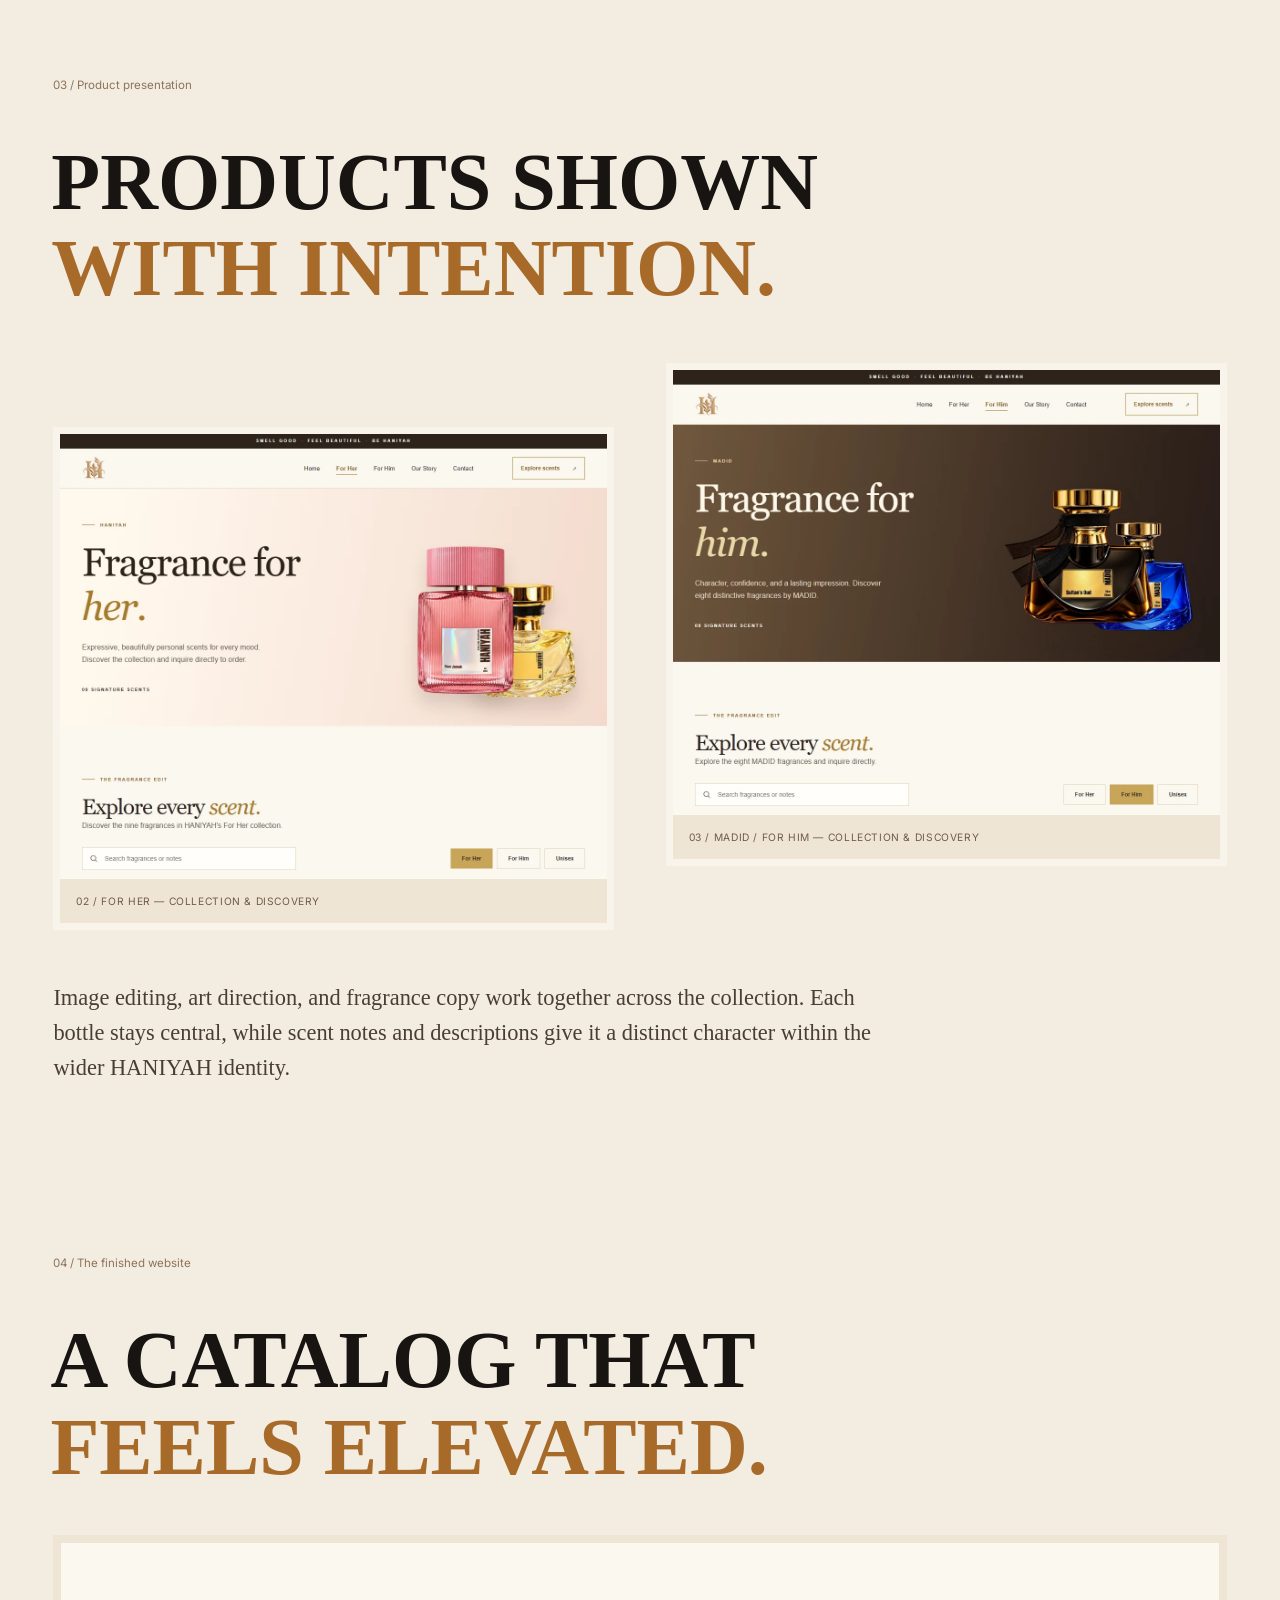
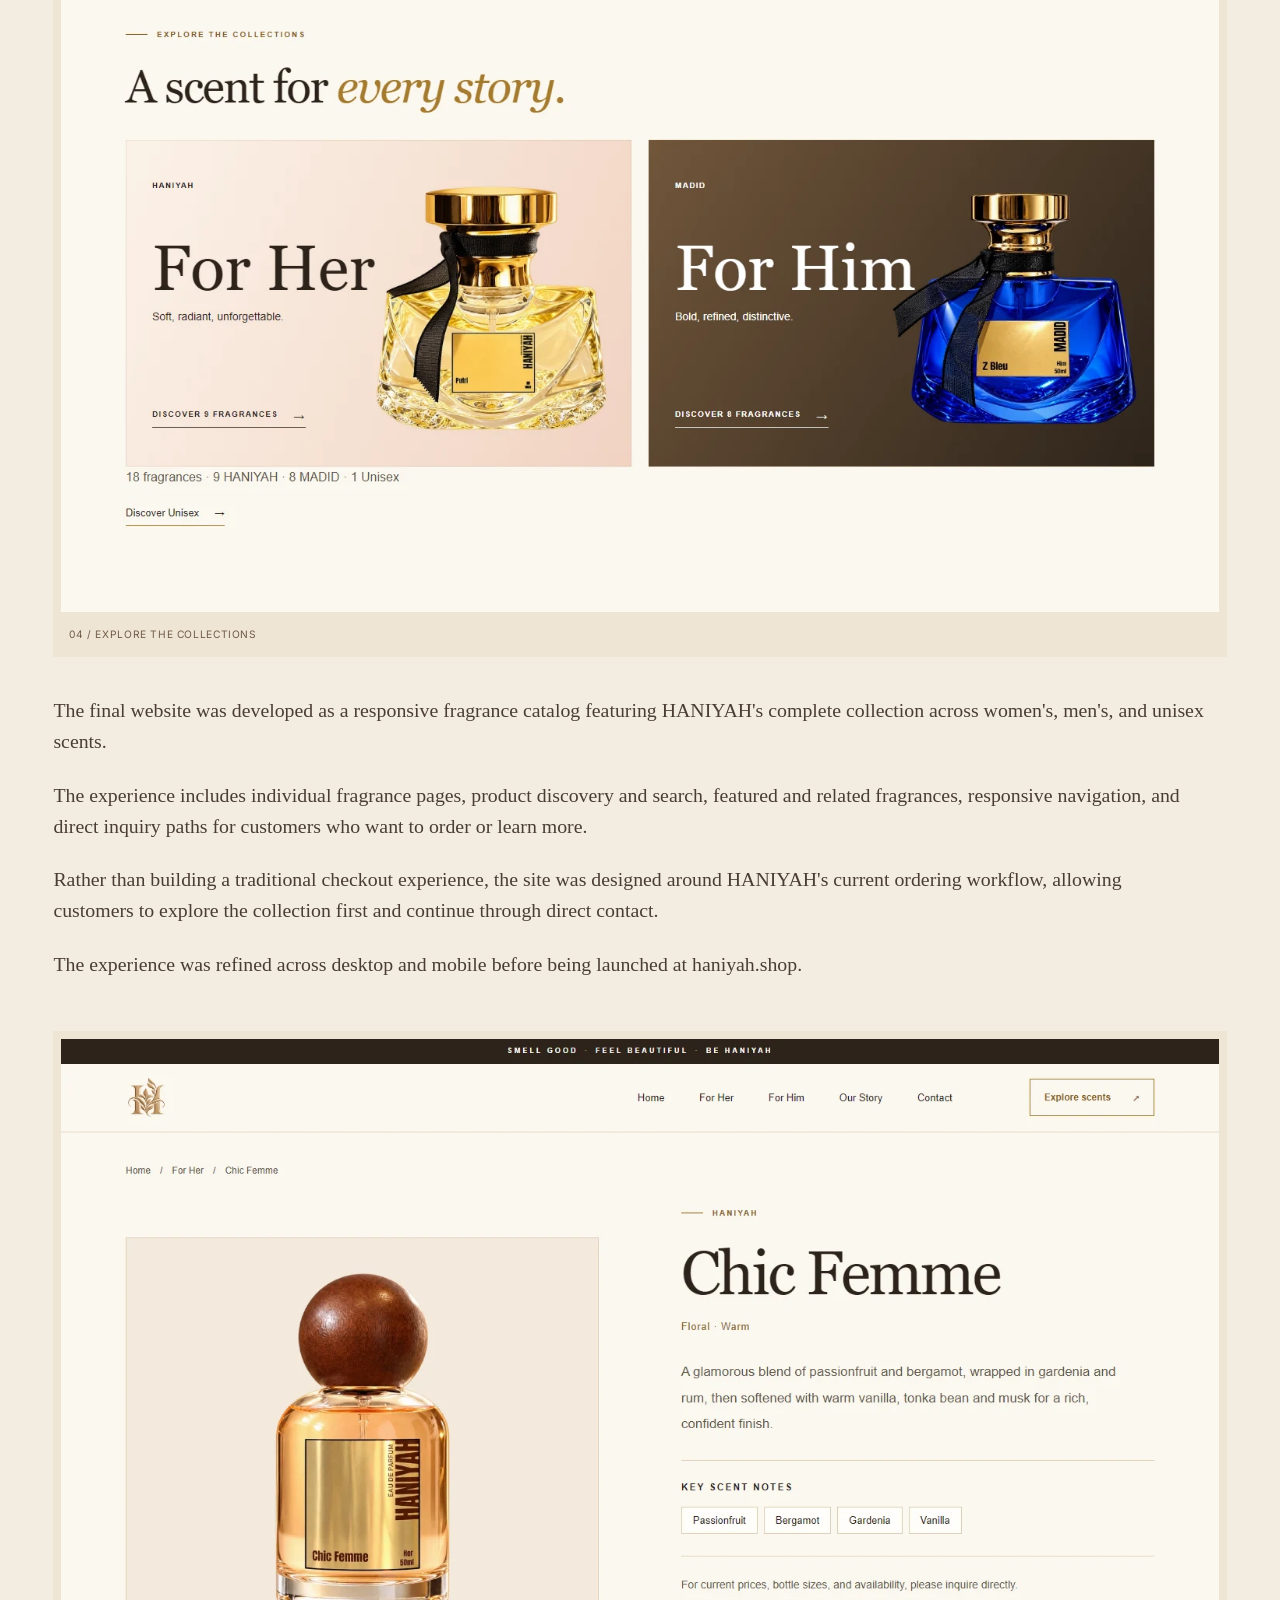
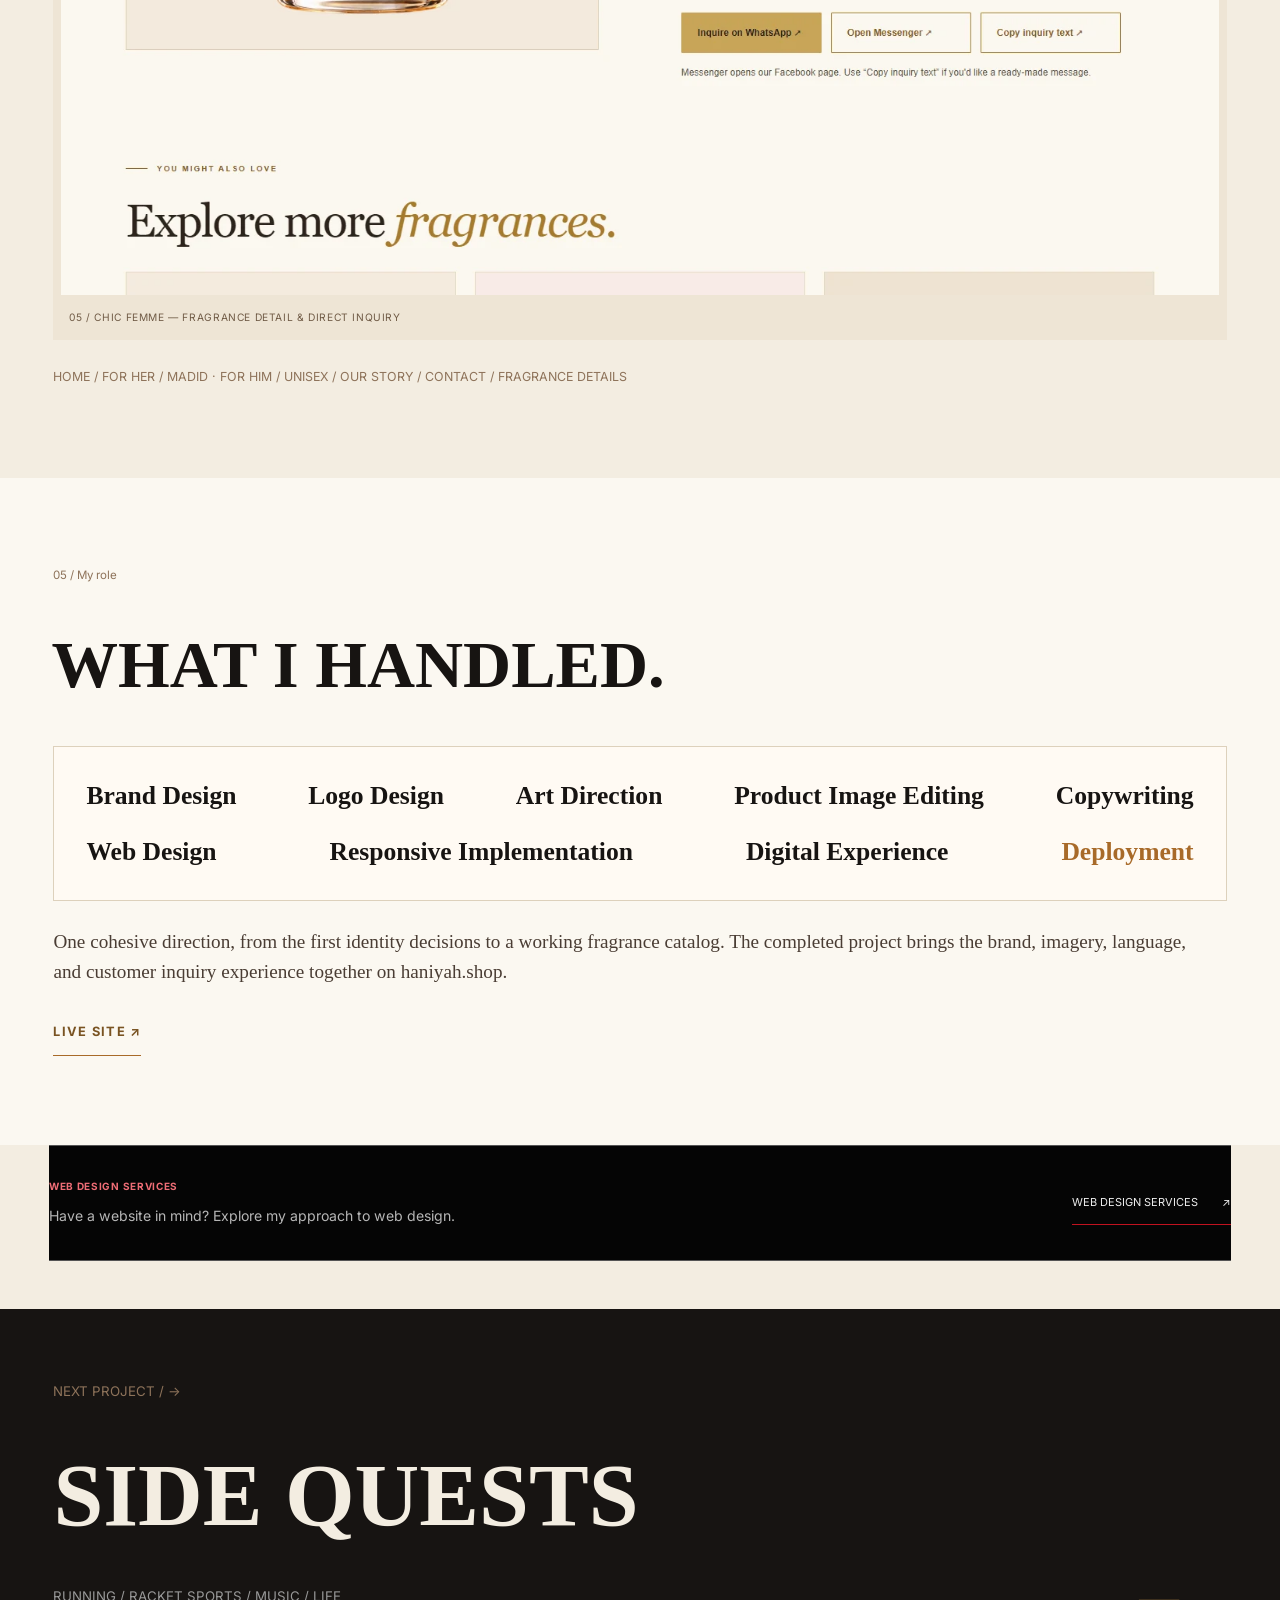
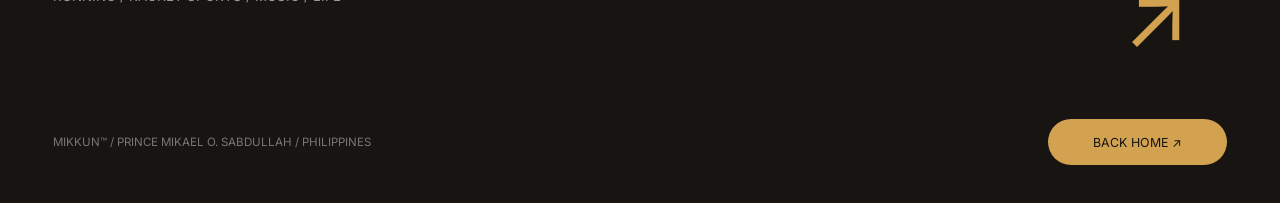
<file: haniyah.html>
<!doctype html>
<html lang="en"><head><meta charset="utf-8"><meta name="viewport" content="width=device-width, initial-scale=1"><meta name="theme-color" content="#f3ede1"><link rel="icon" type="image/png" sizes="32x32" href="assets/favicon-32x32.png">
<link rel="icon" type="image/png" sizes="16x16" href="assets/favicon-16x16.png">
<link rel="apple-touch-icon" sizes="180x180" href="assets/apple-touch-icon.png"><title>HANIYAH Brand &amp; Website Case Study — MIKKUN</title><meta name="description" content="Brand identity, product imagery, copywriting, responsive web design, and deployment for HANIYAH, an Arabic-inspired perfume brand. A case study by MIKKUN."><link rel="stylesheet" href="styles.css?v=20261020-motion"><link rel="stylesheet" href="project-pages.css"><script defer src="project-pages.js"></script><link rel="stylesheet" href="interactions.css"><link rel="stylesheet" href="haniyah.css"><script defer src="interactions.js"></script>
  <link rel="canonical" href="https://mikkun.site/haniyah.html">
  <meta name="robots" content="index, follow, max-image-preview:large">
  <meta property="og:type" content="website">
  <meta property="og:site_name" content="MIKKUN">
  <meta property="og:title" content="HANIYAH Brand &amp; Website Case Study — MIKKUN">
  <meta property="og:description" content="Brand identity, product imagery, copywriting, responsive web design, and deployment for HANIYAH, an Arabic-inspired perfume brand. A case study by MIKKUN.">
  <meta property="og:url" content="https://mikkun.site/haniyah.html">
  <meta property="og:image" content="https://mikkun.site/assets/og/mikkun-social.png">
  <meta property="og:image:width" content="1200">
  <meta property="og:image:height" content="630">
  <meta property="og:image:alt" content="MIKKUN portfolio hero featuring Prince Mikael O. Sabdullah and multidisciplinary creative branding.">
  <meta name="twitter:card" content="summary_large_image">
  <meta name="twitter:title" content="HANIYAH Brand &amp; Website Case Study — MIKKUN">
  <meta name="twitter:description" content="Brand identity, product imagery, copywriting, responsive web design, and deployment for HANIYAH, an Arabic-inspired perfume brand. A case study by MIKKUN.">
  <meta name="twitter:image" content="https://mikkun.site/assets/og/mikkun-social.png">
  <script type="application/ld+json">
{
  "@context": "https://schema.org",
  "@graph": [
    {
      "@type": "CreativeWork",
      "name": "HANIYAH Brand & Website Case Study — MIKKUN",
      "url": "https://mikkun.site/haniyah.html",
      "description": "Brand identity, product imagery, copywriting, responsive web design, and deployment for HANIYAH, an Arabic-inspired perfume brand. A case study by MIKKUN.",
      "creator": {
        "@id": "https://mikkun.site/#person"
      },
      "dateCreated": "2026"
    },
    {
      "@type": "BreadcrumbList",
      "itemListElement": [
        {
          "@type": "ListItem",
          "position": 1,
          "name": "MIKKUN",
          "item": "https://mikkun.site/"
        },
        {
          "@type": "ListItem",
          "position": 2,
          "name": "HANIYAH",
          "item": "https://mikkun.site/haniyah.html"
        }
      ]
    }
  ]
}
  </script>
  <link rel="stylesheet" href="web-design-services.css">
</head><body class="case-page haniyah"><a class="skip-link" href="#content">Skip to content</a><header class="case-header"><a class="case-brand" href="index.html">MIKKUN<span>™</span></a><nav class="case-nav" aria-label="Primary navigation"><a href="index.html#work">WORK</a><a href="index.html#about">ABOUT</a><a href="side-quests.html">SIDE QUESTS</a><a href="index.html#contact">CONTACT</a></nav><button class="case-menu-toggle" aria-controls="case-menu" aria-expanded="false" type="button">MENU</button><a class="home-link" href="index.html">HOME</a><p class="breadcrumb">WORK / PROJECT 03 / 2026 / HANIYAH</p></header><nav id="case-menu" class="case-menu" aria-label="Mobile navigation" hidden><a href="index.html#work">WORK</a><a href="index.html#about">ABOUT</a><a href="side-quests.html">SIDE QUESTS</a><a href="index.html#contact">CONTACT</a></nav><main id="content">
<section class="case-hero hani-hero">
 <p class="case-label" data-enter="copy">BRAND IDENTITY / WEB DESIGN / DIGITAL EXPERIENCE — 2026</p>
 <h1 data-enter="title">HANIYAH</h1>
 <p class="case-role" data-enter="copy">BRAND DESIGN / LOGO DESIGN / ART DIRECTION / PRODUCT IMAGE EDITING / COPYWRITING / WEB DESIGN / RESPONSIVE IMPLEMENTATION / DIGITAL EXPERIENCE / DEPLOYMENT</p>
 <p class="case-copy" data-enter="copy">HANIYAH is an Arabic-inspired perfume brand built around elegance, memory, and personal expression.</p>
 <p class="case-copy" data-enter="copy">The project began with the visual identity and gradually developed into a complete digital catalog experience — bringing together branding, product presentation, copywriting, image editing, responsive web design, and deployment under one cohesive direction.</p>
 <div class="hani-launch" data-enter="copy"><a class="text-link hani-live-link" href="https://haniyah.shop" target="_blank" rel="noopener noreferrer" aria-label="Live site: HANIYAH (opens in a new tab)">LIVE SITE ↗</a><p class="micro">COMPLETED &amp; LAUNCHED / HANIYAH.SHOP</p></div>
 <figure class="visual hani-capture hani-landing" data-enter="image"><picture><source media="(max-width:760px)" srcset="assets/projects/haniyah/home-mobile.webp"><img src="assets/projects/haniyah/home-desktop.webp" alt="Launched HANIYAH homepage with the gold monogram, Scent is a memory headline, and Chic Femme perfume" decoding="async" fetchpriority="high"></picture><figcaption>01 / LIVE HOMEPAGE — DESKTOP &amp; MOBILE</figcaption></figure>
</section>
<section class="case-section hani-overview">
 <p class="case-label" data-enter="copy">01 / The project</p>
 <h2 data-enter="title">FROM<br class="mobile-heading-break"> SCENT LINE<br><span>TO BRAND<br class="mobile-heading-break"> WORLD.</span></h2>
 <p class="case-copy" data-enter="copy">Developed for HANIYAH, an Arabic-inspired perfume brand, this project involved creating a complete visual identity and digital presence. I handled everything from the logo and monogram design to product imagery, fragrance descriptions, responsive website development, and the successful launch of haniyah.shop.</p>
 <aside class="deliverables" data-enter="copy"><p class="micro">Core deliverables</p><ul><li>Visual identity &amp; monogram</li><li>Edited product imagery</li><li>Fragrance &amp; website copy</li><li>Responsive fragrance catalog</li><li>Product discovery &amp; inquiry</li><li>Production deployment</li></ul><p class="micro">IDENTITY / IMAGE / LANGUAGE / EXPERIENCE</p></aside>
</section>
<section class="case-section hani-challenge">
 <p class="case-label" data-enter="copy">02 / The approach</p>
 <h2 data-enter="title">MAKE IT FEEL<br><span>CLASSY, NOT COLD.</span></h2>
 <p class="case-copy" data-enter="copy">The goal was to create an online presence that felt refined and premium without becoming overly decorative.</p>
 <p class="case-copy" data-enter="copy">A warm palette of ivory, champagne gold, sand, and espresso was paired with editorial typography, spacious compositions, and product-focused imagery to give each fragrance room to feel distinct while keeping the overall experience unmistakably HANIYAH.</p>
 <div class="word-band luxury-pills" data-enter="copy"><span>WARM LIGHT</span><span>SOFT PRODUCT SHOTS</span><span>ELEGANT TYPE</span><span>MINIMAL LUXURY</span></div>
</section>
<section class="case-section hani-products">
 <p class="case-label" data-enter="copy">03 / Product presentation</p>
 <h2 data-enter="title">PRODUCTS SHOWN<br><span>WITH INTENTION.</span></h2>
 <div class="product-pair">
  <figure class="visual hani-capture " data-enter="image"><picture><source media="(max-width:760px)" srcset="assets/projects/haniyah/for-her-mobile.webp"><img src="assets/projects/haniyah/for-her-desktop.webp" alt="Finished HANIYAH For Her collection page with fragrance imagery, search, and product discovery" decoding="async" loading="lazy"></picture><figcaption>02 / FOR HER — COLLECTION &amp; DISCOVERY</figcaption></figure>
  <figure class="visual hani-capture " data-enter="image"><picture><source media="(max-width:760px)" srcset="assets/projects/haniyah/for-him-mobile.webp"><img src="assets/projects/haniyah/for-him-desktop.webp" alt="Finished MADID For Him collection page with its dark espresso hero and men’s fragrance catalog" decoding="async" loading="lazy"></picture><figcaption>03 / MADID / FOR HIM — COLLECTION &amp; DISCOVERY</figcaption></figure>
 </div>
 <p class="case-copy" data-enter="copy">Image editing, art direction, and fragrance copy work together across the collection. Each bottle stays central, while scent notes and descriptions give it a distinct character within the wider HANIYAH identity.</p>
</section>
<section class="case-section hani-catalog">
 <p class="case-label" data-enter="copy">04 / The finished website</p>
 <h2 data-enter="title">A CATALOG THAT<br><span>FEELS ELEVATED.</span></h2>
 <figure class="visual hani-capture hani-landing hani-collections" data-enter="image"><picture><source media="(max-width:760px)" srcset="assets/projects/haniyah/collections-mobile.webp"><img src="assets/projects/haniyah/collections-desktop.webp" alt="Explore the Collections on the live HANIYAH website, presenting For Her, MADID For Him, and a path to Unisex" decoding="async" loading="lazy"></picture><figcaption>04 / EXPLORE THE COLLECTIONS</figcaption></figure>
 <div class="hani-website-copy">
  <p class="case-copy" data-enter="copy">The final website was developed as a responsive fragrance catalog featuring HANIYAH's complete collection across women's, men's, and unisex scents.</p>
  <p class="case-copy" data-enter="copy">The experience includes individual fragrance pages, product discovery and search, featured and related fragrances, responsive navigation, and direct inquiry paths for customers who want to order or learn more.</p>
  <p class="case-copy" data-enter="copy">Rather than building a traditional checkout experience, the site was designed around HANIYAH's current ordering workflow, allowing customers to explore the collection first and continue through direct contact.</p>
  <p class="case-copy" data-enter="copy">The experience was refined across desktop and mobile before being launched at haniyah.shop.</p>
 </div>
 <figure class="visual hani-capture hani-landing hani-fragrance" data-enter="image"><picture><source media="(max-width:760px)" srcset="assets/projects/haniyah/fragrance-mobile.webp"><img src="assets/projects/haniyah/fragrance-desktop.webp" alt="Live Chic Femme fragrance detail page with product imagery, scent descriptions, and direct inquiry options" decoding="async" loading="lazy"></picture><figcaption>05 / CHIC FEMME — FRAGRANCE DETAIL &amp; DIRECT INQUIRY</figcaption></figure>
 <p class="micro hani-site-map" data-enter="copy">HOME / FOR HER / MADID · FOR HIM / UNISEX / OUR STORY / CONTACT / FRAGRANCE DETAILS</p>
</section>
<section class="case-section hani-role">
 <p class="case-label" data-enter="copy">05 / My role</p>
 <h2 data-enter="title">WHAT I HANDLED.</h2>
 <div class="word-band" data-enter="copy"><span>Brand Design</span><span>Logo Design</span><span>Art Direction</span><span>Product Image Editing</span><span>Copywriting</span><span>Web Design</span><span>Responsive Implementation</span><span>Digital Experience</span><span>Deployment</span></div>
 <p class="case-copy" data-enter="copy">One cohesive direction, from the first identity decisions to a working fragrance catalog. The completed project brings the brand, imagery, language, and customer inquiry experience together on haniyah.shop.</p>
 <a class="text-link hani-live-link" href="https://haniyah.shop" target="_blank" rel="noopener noreferrer" aria-label="Live site: HANIYAH (opens in a new tab)">LIVE SITE ↗</a>
</section>
    <aside class="web-service-callout web-service-callout--project" aria-label="Web design services">
      <div><p class="web-service-callout-label">WEB DESIGN SERVICES</p><p class="web-service-callout-copy">Have a website in mind? Explore my approach to web design.</p></div>
      <a href="web-design-philippines.html">WEB DESIGN SERVICES <span aria-hidden="true">↗</span></a>
    </aside>

</main><footer class="case-next"><a class="next-project" href="side-quests.html" data-enter="title"><p class="case-label" data-enter="copy">NEXT PROJECT / →</p><h2>SIDE QUESTS</h2><p>RUNNING / RACKET SPORTS / MUSIC / LIFE</p><span class="next-arrow" aria-hidden="true">↗</span></a><div class="case-bottom"><small>MIKKUN™ / PRINCE MIKAEL O. SABDULLAH / PHILIPPINES</small><a class="back-home" href="index.html#work">BACK HOME ↗</a></div></footer><!-- Cloudflare Web Analytics --><script type='module' src='https://static.cloudflareinsights.com/beacon.min.js' data-cf-beacon='{"token": "555a0d1014954419a54360ac0a014db0"}'></script><!-- End Cloudflare Web Analytics --></body></html>
</file>
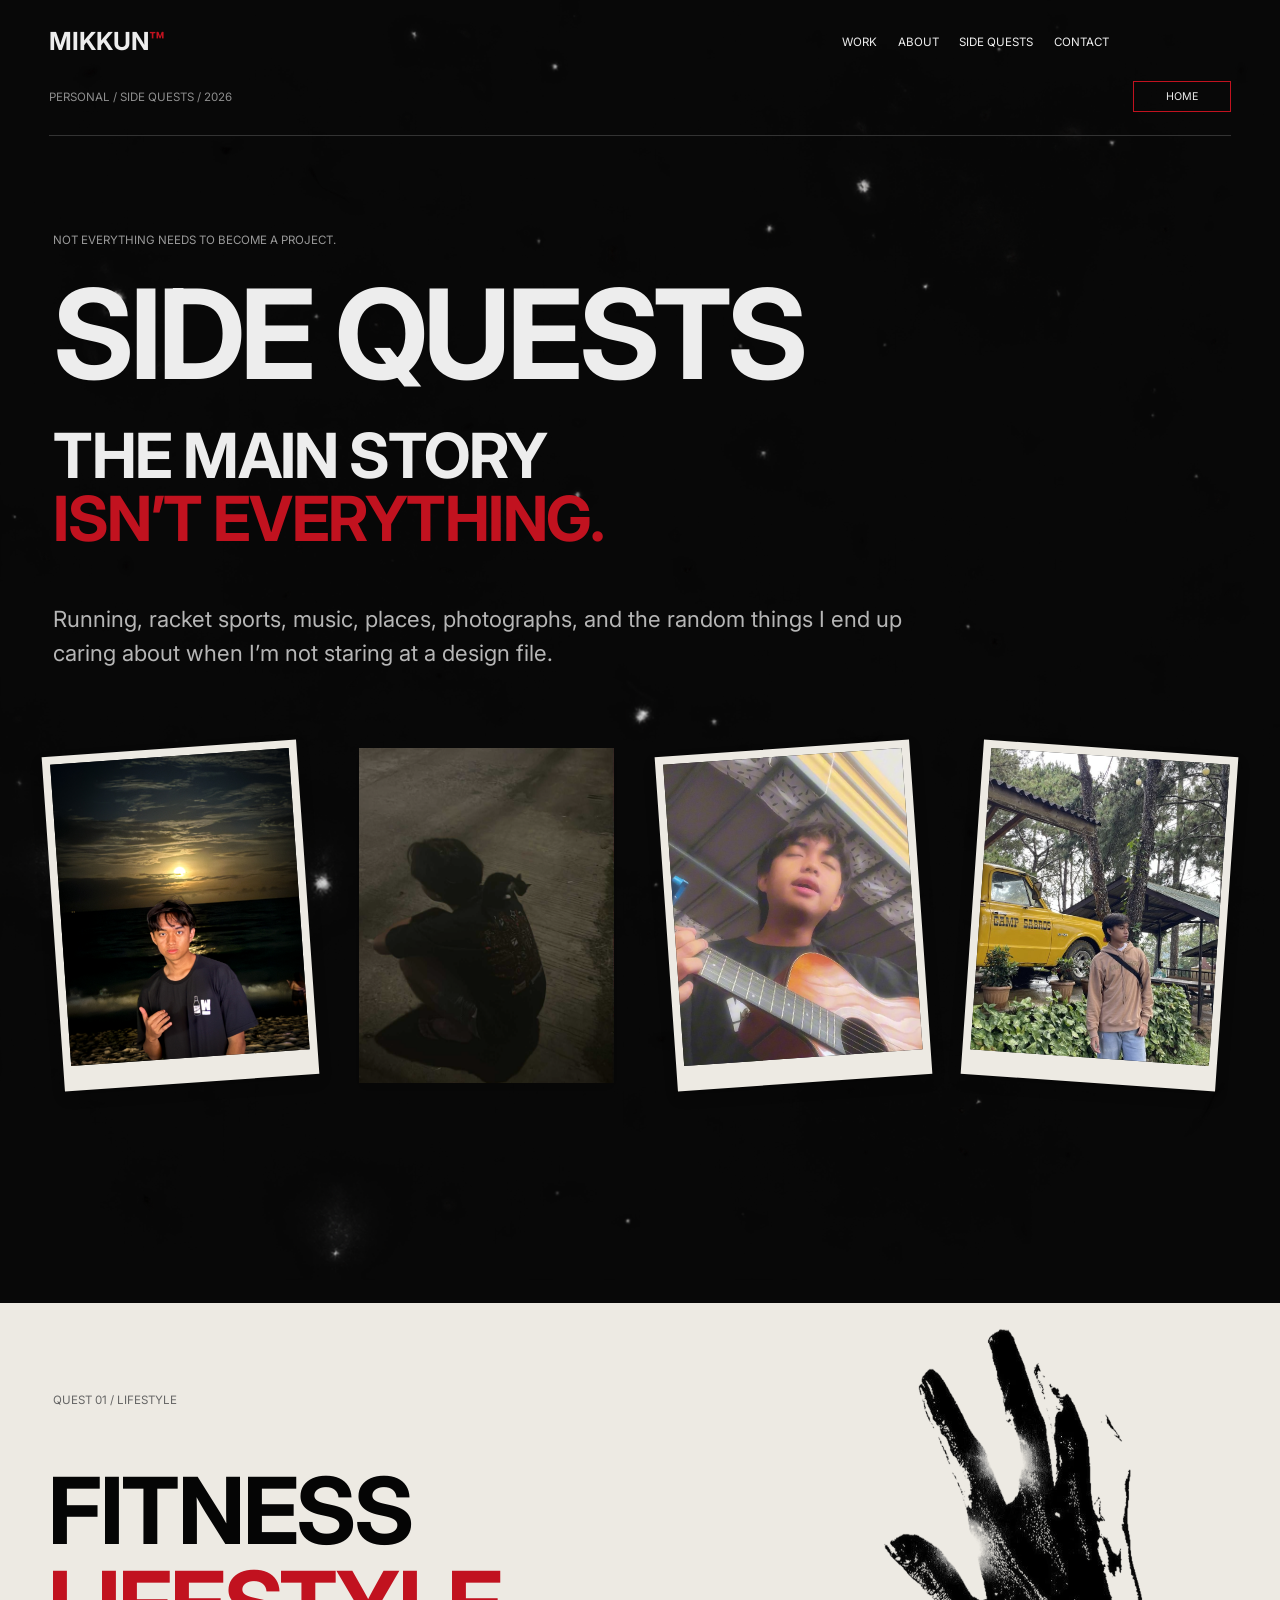
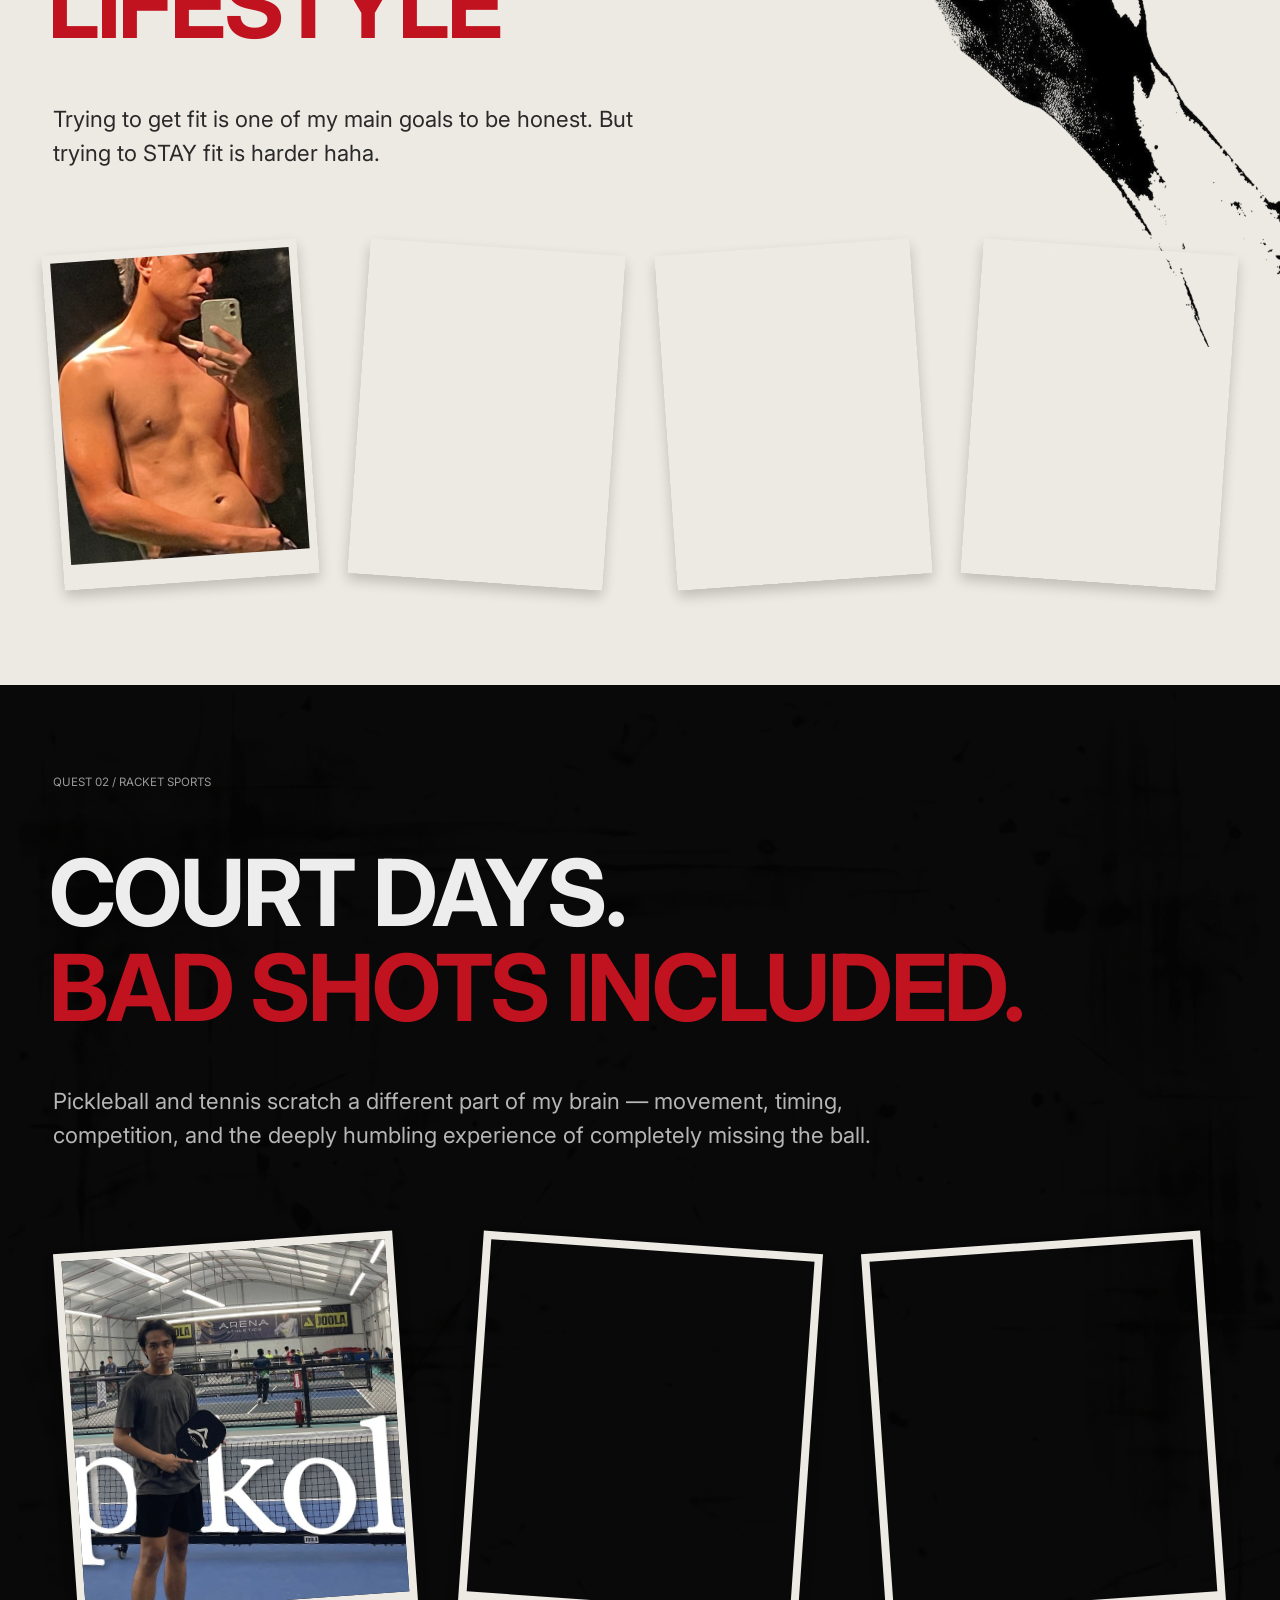
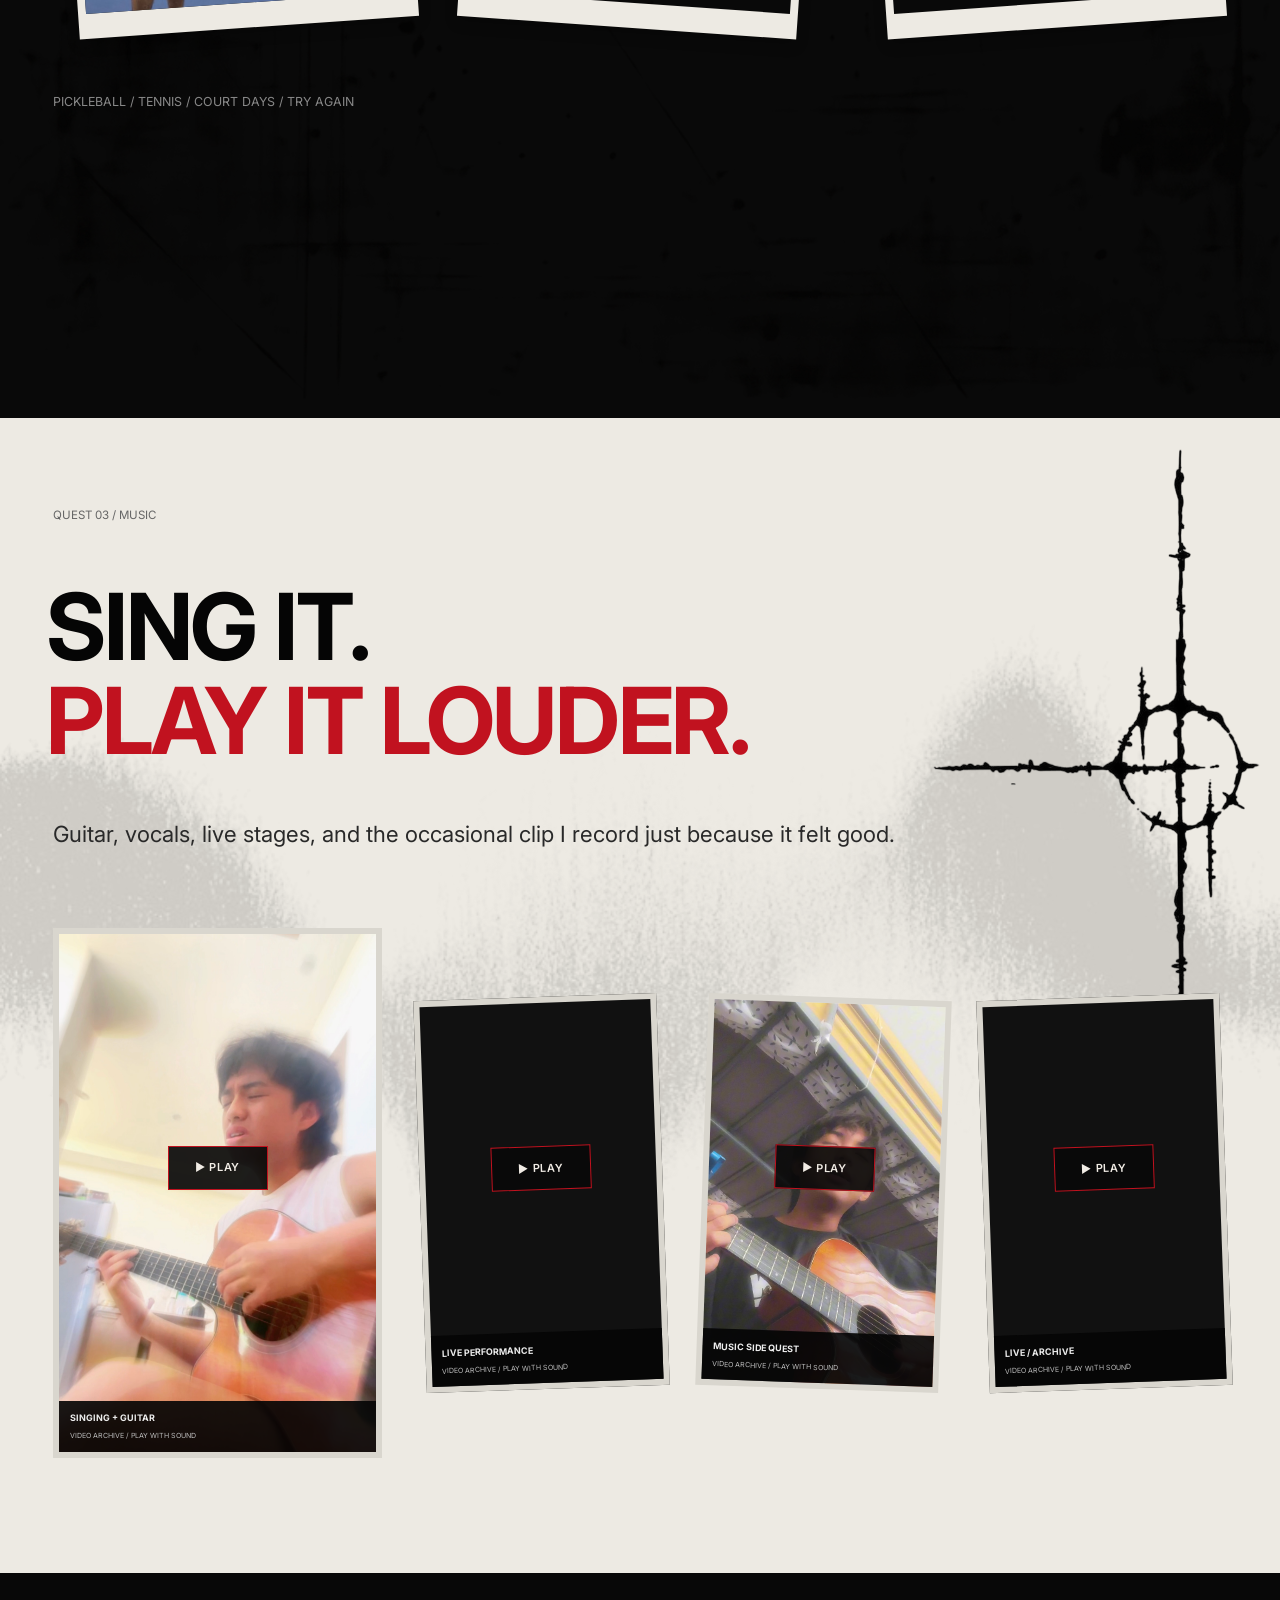
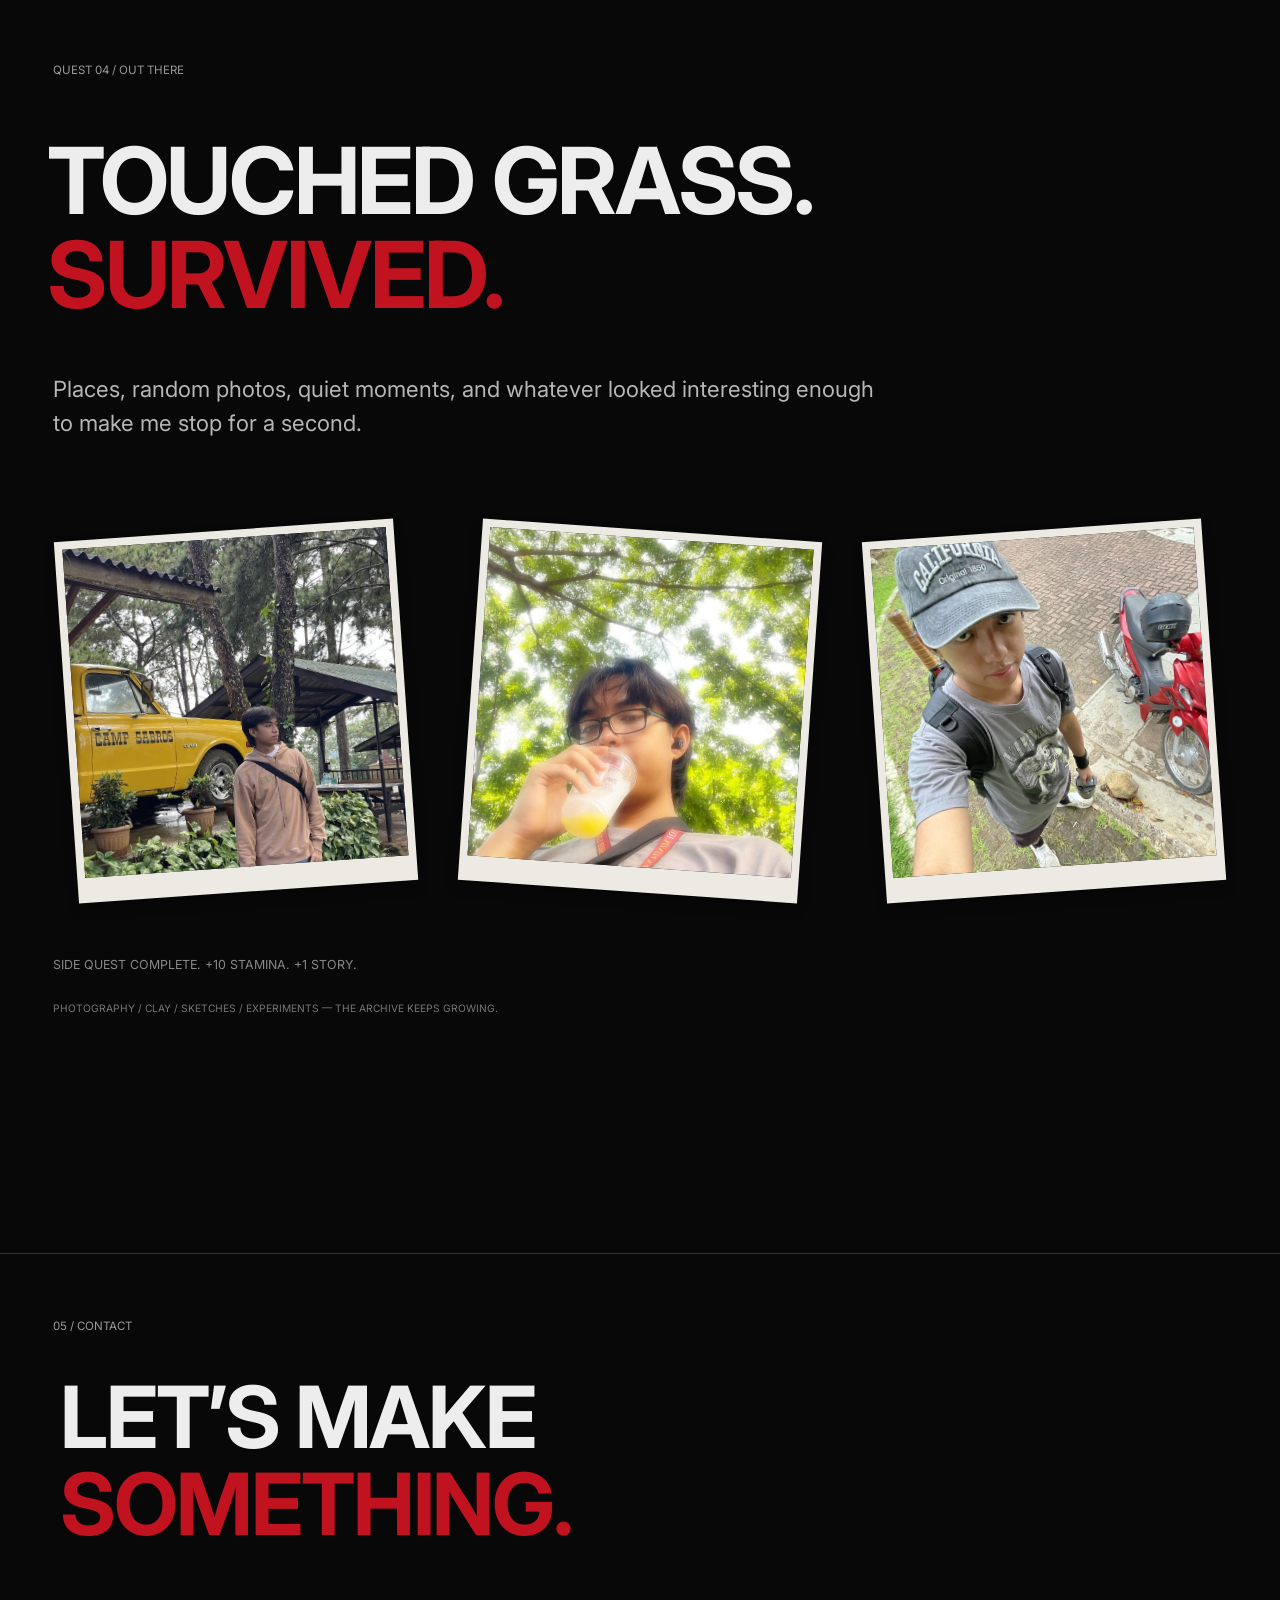
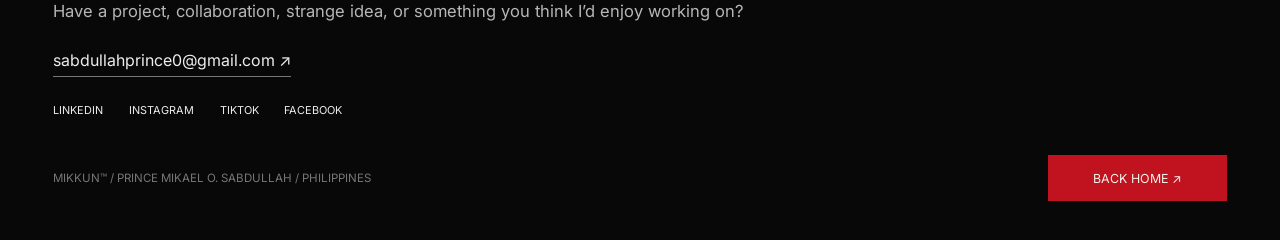
<file: side-quests.html>
<!doctype html>
<html lang="en"><head><meta charset="utf-8"><meta name="viewport" content="width=device-width, initial-scale=1"><meta name="theme-color" content="#050505"><link rel="icon" type="image/png" sizes="32x32" href="assets/favicon-32x32.png">
<link rel="icon" type="image/png" sizes="16x16" href="assets/favicon-16x16.png">
<link rel="apple-touch-icon" sizes="180x180" href="assets/apple-touch-icon.png"><title>Side Quests — MIKKUN | Music, Fitness &amp; Photography</title><meta name="description" content="The personal side of MIKKUN: music, fitness, racket sports, photography, outdoors, and creative experiments beyond client work."><link rel="stylesheet" href="styles.css?v=20261020-motion"><link rel="stylesheet" href="project-pages.css"><script defer src="project-pages.js"></script><link rel="stylesheet" href="interactions.css"><link rel="stylesheet" href="media.css"><script defer src="media.js"></script><script defer src="interactions.js"></script>
  <link rel="canonical" href="https://mikkun.site/side-quests.html">
  <meta name="robots" content="index, follow, max-image-preview:large">
  <meta property="og:type" content="website">
  <meta property="og:site_name" content="MIKKUN">
  <meta property="og:title" content="Side Quests — MIKKUN | Music, Fitness &amp; Photography">
  <meta property="og:description" content="The personal side of MIKKUN: music, fitness, racket sports, photography, outdoors, and creative experiments beyond client work.">
  <meta property="og:url" content="https://mikkun.site/side-quests.html">
  <meta property="og:image" content="https://mikkun.site/assets/og/mikkun-social.png">
  <meta property="og:image:width" content="1200">
  <meta property="og:image:height" content="630">
  <meta property="og:image:alt" content="MIKKUN portfolio hero featuring Prince Mikael O. Sabdullah and multidisciplinary creative branding.">
  <meta name="twitter:card" content="summary_large_image">
  <meta name="twitter:title" content="Side Quests — MIKKUN | Music, Fitness &amp; Photography">
  <meta name="twitter:description" content="The personal side of MIKKUN: music, fitness, racket sports, photography, outdoors, and creative experiments beyond client work.">
  <meta name="twitter:image" content="https://mikkun.site/assets/og/mikkun-social.png">
  <script type="application/ld+json">
{
  "@context": "https://schema.org",
  "@graph": [
    {
      "@type": "BreadcrumbList",
      "itemListElement": [
        {
          "@type": "ListItem",
          "position": 1,
          "name": "MIKKUN",
          "item": "https://mikkun.site/"
        },
        {
          "@type": "ListItem",
          "position": 2,
          "name": "Side Quests",
          "item": "https://mikkun.site/side-quests.html"
        }
      ]
    }
  ]
}
  </script>
</head><body class="case-page archive-page"><a class="skip-link" href="#content">Skip to content</a><header class="case-header"><a class="case-brand" href="index.html">MIKKUN<span>™</span></a><nav class="case-nav" aria-label="Primary navigation"><a href="index.html#work">WORK</a><a href="index.html#about">ABOUT</a><a href="side-quests.html">SIDE QUESTS</a><a href="index.html#contact">CONTACT</a></nav><button class="case-menu-toggle" aria-controls="case-menu" aria-expanded="false" type="button">MENU</button><a class="home-link" href="index.html">HOME</a><p class="breadcrumb">PERSONAL / SIDE QUESTS / 2026</p></header><nav id="case-menu" class="case-menu" aria-label="Mobile navigation" hidden><a href="index.html#work">WORK</a><a href="index.html#about">ABOUT</a><a href="side-quests.html">SIDE QUESTS</a><a href="index.html#contact">CONTACT</a></nav><main id="content">
<section class="case-hero side-hero"><p class="case-label" data-enter="copy">NOT EVERYTHING NEEDS TO BECOME A PROJECT.</p><h1 data-enter="title">SIDE QUESTS</h1><h2 data-enter="title">THE MAIN STORY<br><span>ISN’T EVERYTHING.</span></h2><p class="case-copy" data-enter="copy">Running, racket sports, music, places, photographs, and the random things I end up caring about when I’m not staring at a design file.</p><div class="archive-grid hero-archive"><figure class="visual polaroid" data-enter="image"><img src="assets/projects/950a7.png" alt="A quiet moment outdoors after dark" decoding="async"></figure><figure class="visual polaroid" data-enter="image"><img src="assets/projects/58f1c.png" alt="Personal lifestyle portrait" decoding="async"></figure><figure class="visual polaroid" data-enter="image"><img src="assets/projects/0353f.png" alt="Guitar and music session" decoding="async"></figure><figure class="visual polaroid" data-enter="image"><img src="assets/projects/ab99d.png" alt="An outdoor adventure among the trees" decoding="async"></figure></div></section>
<section class="case-section paper side-fitness" id="running"><p class="case-label" data-enter="copy">QUEST 01 / LIFESTYLE</p><h2 data-enter="title">FITNESS<br><span>LIFESTYLE</span></h2><p class="case-copy" data-enter="copy">Trying to get fit is one of my main goals to be honest. But trying to STAY fit is harder haha.</p><div class="archive-grid fitness-archive"><figure class="visual polaroid" data-enter="image"><img src="assets/projects/f2f42.png" alt="Fitness progress portrait" decoding="async"></figure><figure class="visual polaroid" data-enter="image"><img src="assets/projects/9d8b1.png" alt="Personal fitness journey" decoding="async"></figure><figure class="visual polaroid" data-enter="image"><img src="assets/projects/05261.png" alt="Training on the court" decoding="async"></figure><figure class="visual polaroid" data-enter="image"><img src="assets/projects/83117.png" alt="Running and training session" decoding="async"></figure></div></section>
<section class="case-section side-racket" id="racket"><p class="case-label" data-enter="copy">QUEST 02 / RACKET SPORTS</p><h2 data-enter="title">COURT DAYS.<br><span>BAD SHOTS INCLUDED.</span></h2><p class="case-copy" data-enter="copy">Pickleball and tennis scratch a different part of my brain — movement, timing, competition, and the deeply humbling experience of completely missing the ball.</p><div class="archive-grid racket-archive"><figure class="visual polaroid" data-enter="image"><img src="assets/projects/2ab06.png" alt="Pickleball practice on court" decoding="async"></figure><figure class="visual polaroid" data-enter="image"><img src="assets/projects/31b95.png" alt="An outdoor racket sports session" decoding="async"></figure><figure class="visual polaroid" data-enter="image"><img src="assets/projects/1f53c.png" alt="Tennis court and practice day" decoding="async"></figure></div><p class="micro">PICKLEBALL / TENNIS / COURT DAYS / TRY AGAIN</p></section>
<section class="case-section paper side-music" id="music"><p class="case-label" data-enter="copy">QUEST 03 / MUSIC</p><h2 data-enter="title">SING IT.<br><span>PLAY IT LOUDER.</span></h2><p class="case-copy" data-enter="copy">Guitar, vocals, live stages, and the occasional clip I record just because it felt good.</p><div class="music-archive"><figure class="visual music-card featured" data-enter="image"><img src="assets/projects/75a45.png" alt="Singing and guitar personal session" decoding="async"><figcaption><strong>SINGING + GUITAR</strong><span>VIDEO ARCHIVE / PLAY WITH SOUND</span></figcaption></figure><figure class="visual music-card " data-enter="image"><img src="assets/projects/38a35.png" alt="Live stage performance still" decoding="async"><figcaption><strong>LIVE PERFORMANCE</strong><span>VIDEO ARCHIVE / PLAY WITH SOUND</span></figcaption></figure><figure class="visual music-card " data-enter="image"><img src="assets/projects/0353f.png" alt="Music archive session still" decoding="async"><figcaption><strong>MUSIC SIDE QUEST</strong><span>VIDEO ARCHIVE / PLAY WITH SOUND</span></figcaption></figure><figure class="visual music-card " data-enter="image"><img src="assets/projects/34489.png" alt="Live Davao performance still" decoding="async"><figcaption><strong>LIVE / ARCHIVE</strong><span>VIDEO ARCHIVE / PLAY WITH SOUND</span></figcaption></figure></div></section>
<section class="case-section side-outdoors" id="outdoors"><p class="case-label" data-enter="copy">QUEST 04 / OUT THERE</p><h2 data-enter="title">TOUCHED GRASS.<br><span>SURVIVED.</span></h2><p class="case-copy" data-enter="copy">Places, random photos, quiet moments, and whatever looked interesting enough to make me stop for a second.</p><div class="archive-grid outdoors-archive"><figure class="visual polaroid" data-enter="image"><img src="assets/projects/ab99d.png" alt="Exploring a forest trail" decoding="async"></figure><figure class="visual polaroid" data-enter="image"><img src="assets/projects/ae00d.png" alt="A quiet outdoor moment in nature" decoding="async"></figure><figure class="visual polaroid" data-enter="image"><img src="assets/projects/e8f2d.png" alt="Travel and life outside the studio" decoding="async"></figure></div><p class="micro">SIDE QUEST COMPLETE. +10 STAMINA. +1 STORY.</p><p class="archive-note">PHOTOGRAPHY / CLAY / SKETCHES / EXPERIMENTS — THE ARCHIVE KEEPS GROWING.</p></section></main><footer class="case-section side-contact"><p class="case-label" data-enter="copy">05 / CONTACT</p><h2 data-enter="title">LET’S MAKE<br><span>SOMETHING.</span></h2><p class="case-copy" data-enter="copy">Have a project, collaboration, strange idea, or something you think I’d enjoy working on?</p><a class="contact-email" href="mailto:sabdullahprince0@gmail.com">sabdullahprince0@gmail.com ↗</a><nav class="case-socials" aria-label="Social profiles"><a href="https://www.linkedin.com/in/prince-mikael-39b5b5416/">LINKEDIN</a><a href="https://www.instagram.com/mikkuun1/">INSTAGRAM</a><a href="https://www.tiktok.com/@mikkuuuunn">TIKTOK</a><a href="https://www.facebook.com/profile.php?id=61590399347595">FACEBOOK</a></nav><div class="case-bottom"><small>MIKKUN™ / PRINCE MIKAEL O. SABDULLAH / PHILIPPINES</small><a class="back-home" href="index.html#work">BACK HOME ↗</a></div></footer><!-- Cloudflare Web Analytics --><script type='module' src='https://static.cloudflareinsights.com/beacon.min.js' data-cf-beacon='{"token": "555a0d1014954419a54360ac0a014db0"}'></script><!-- End Cloudflare Web Analytics --></body></html>
</file>
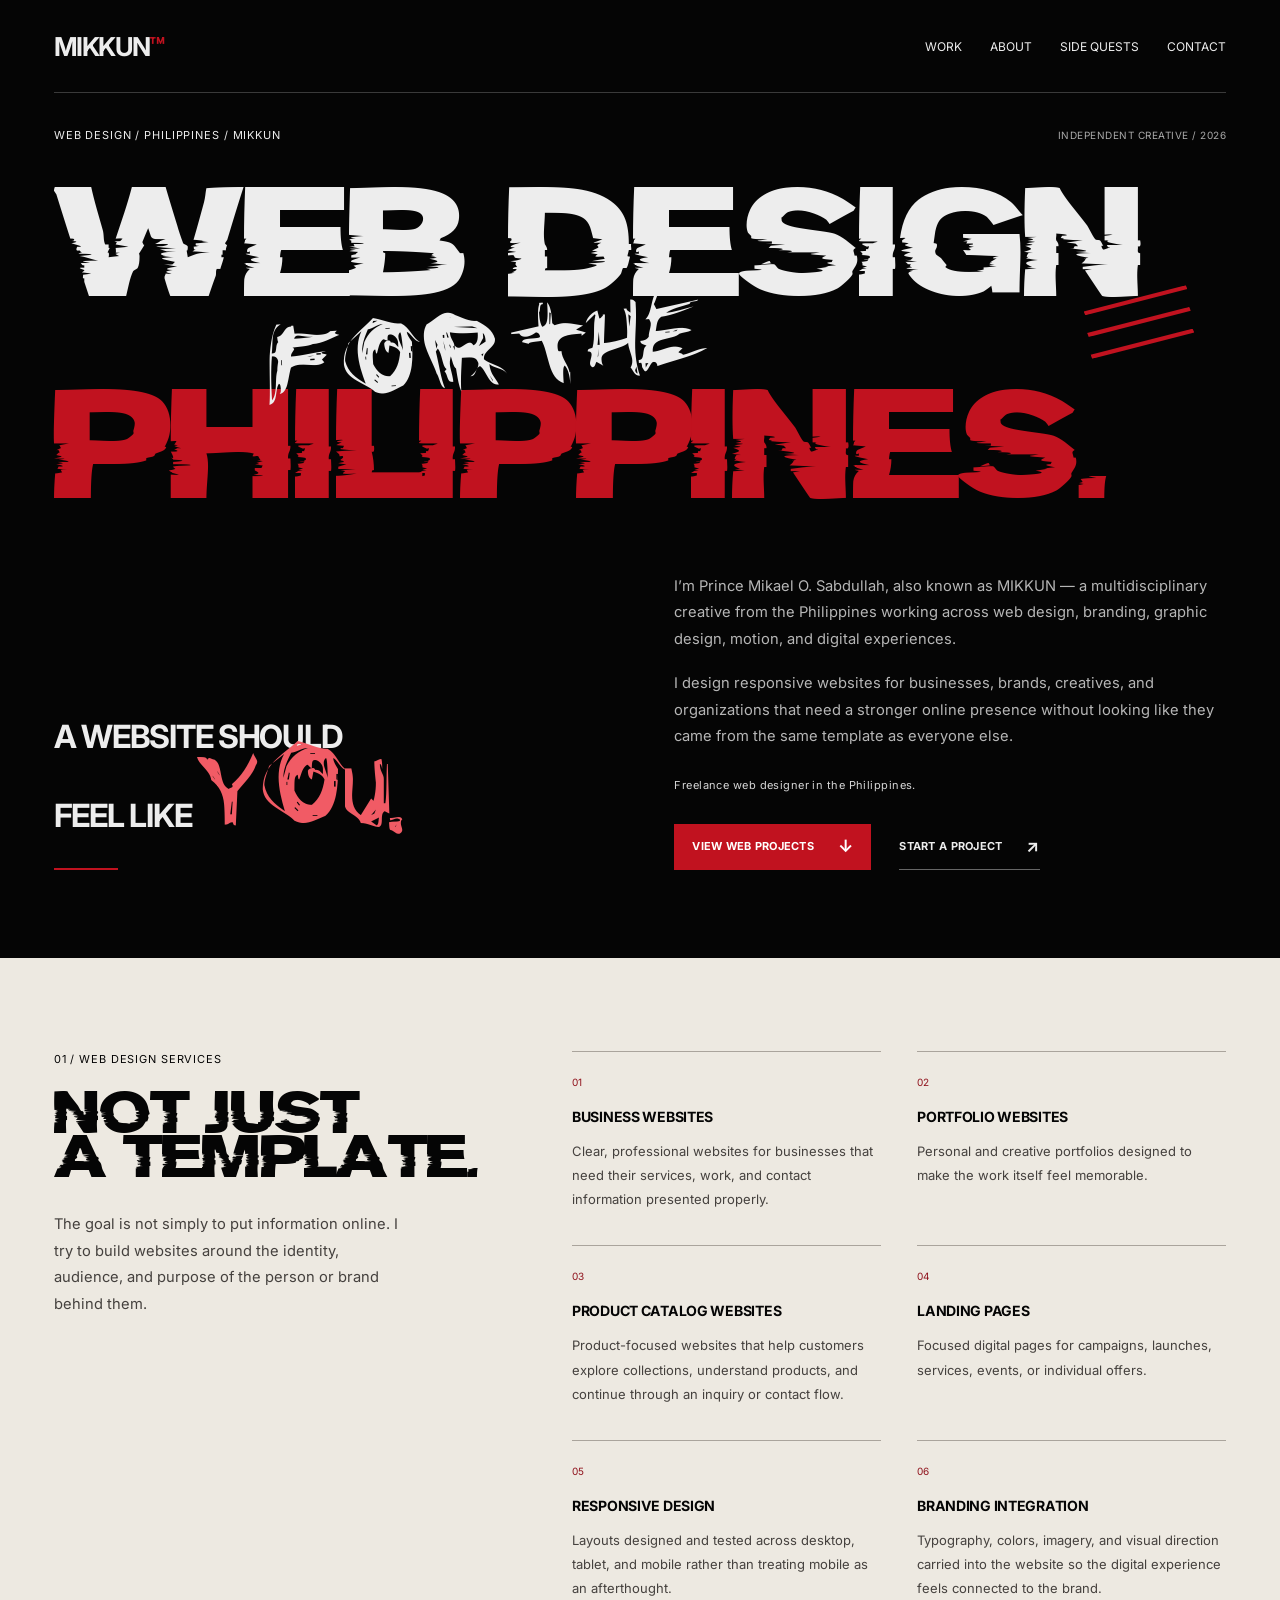
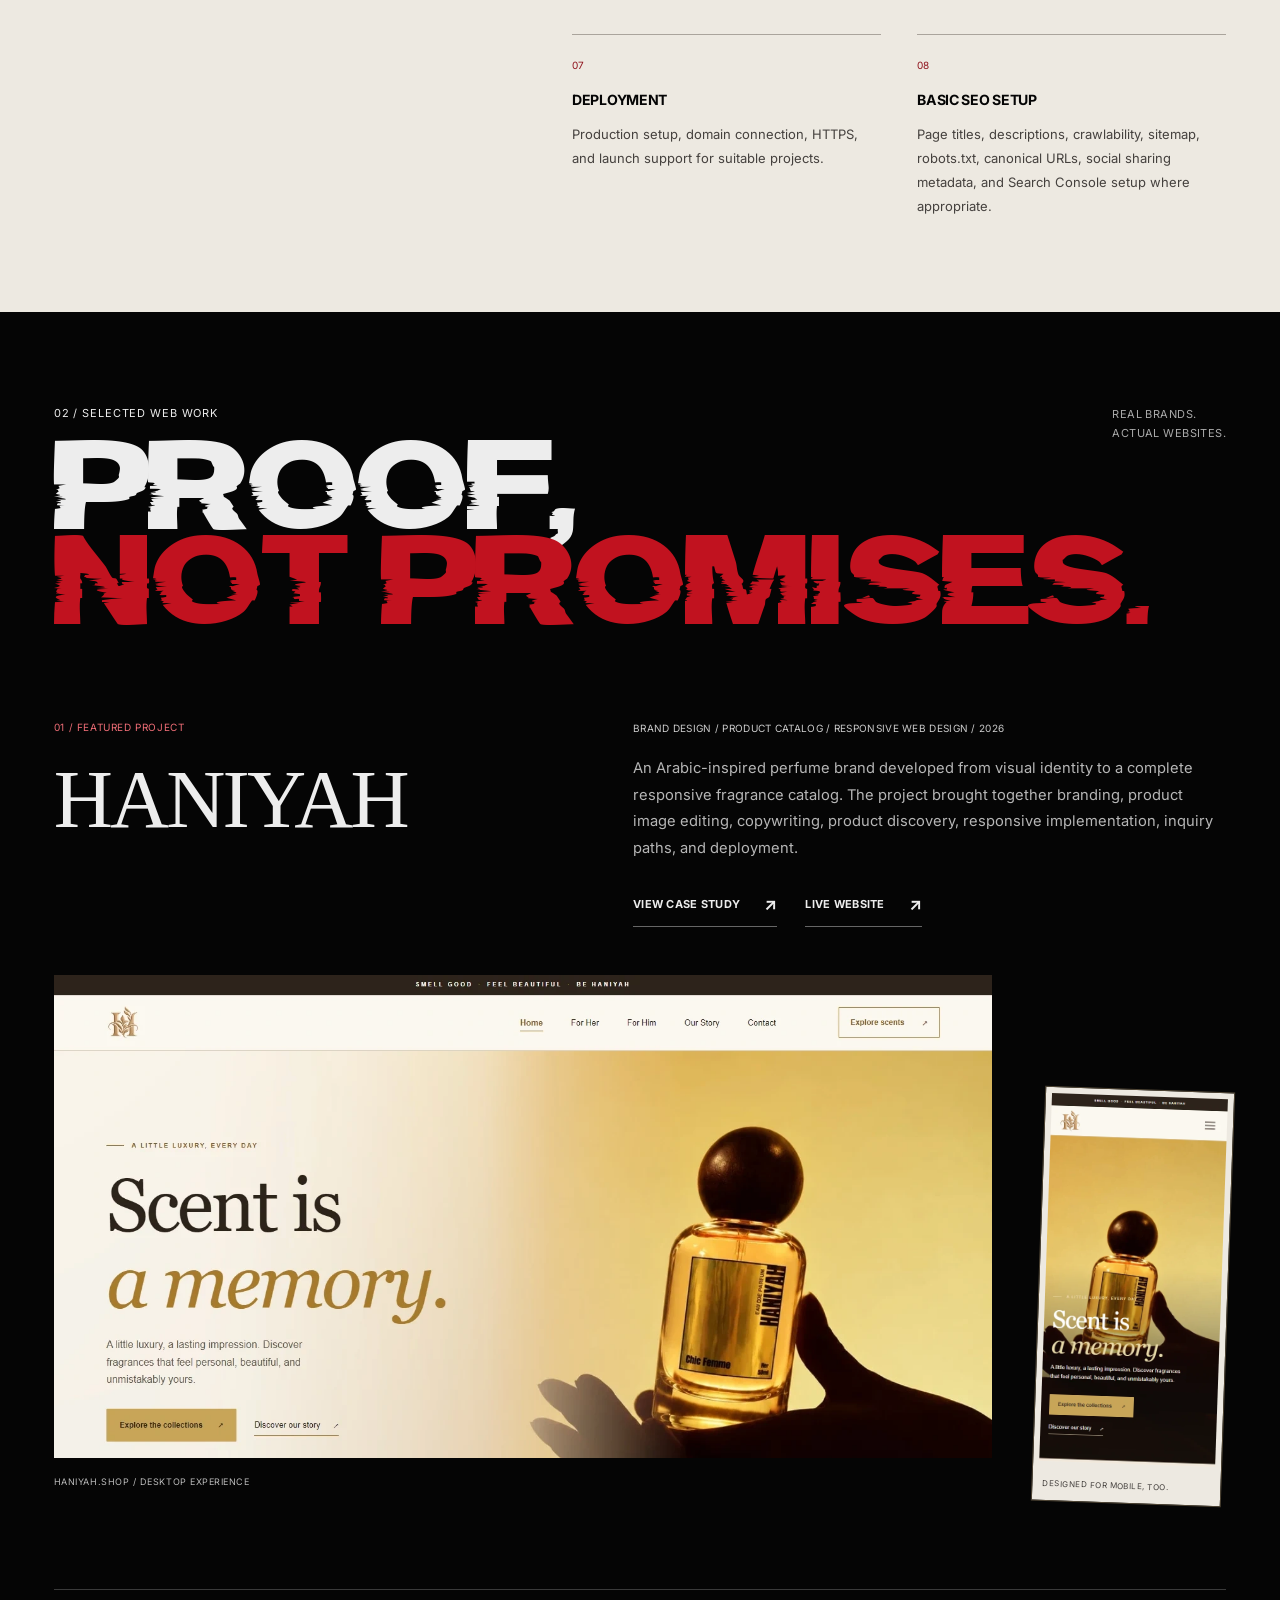
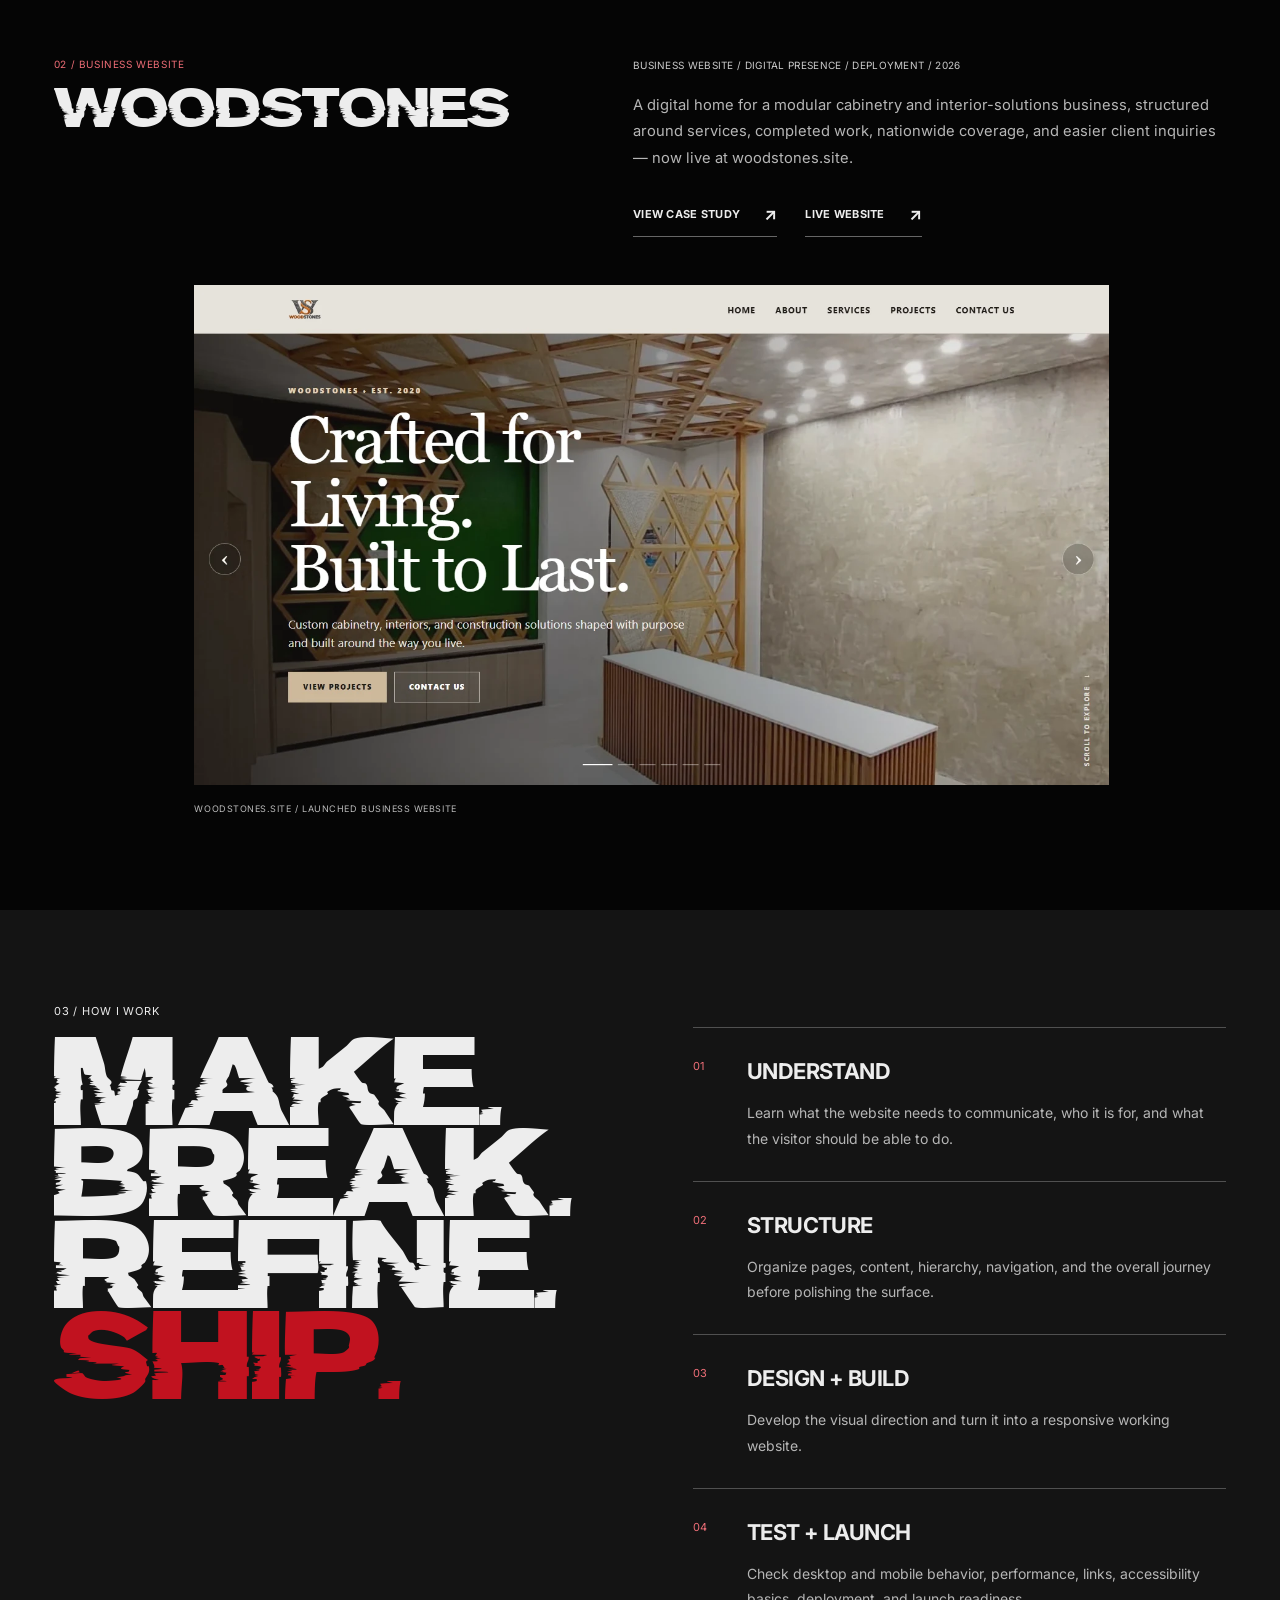
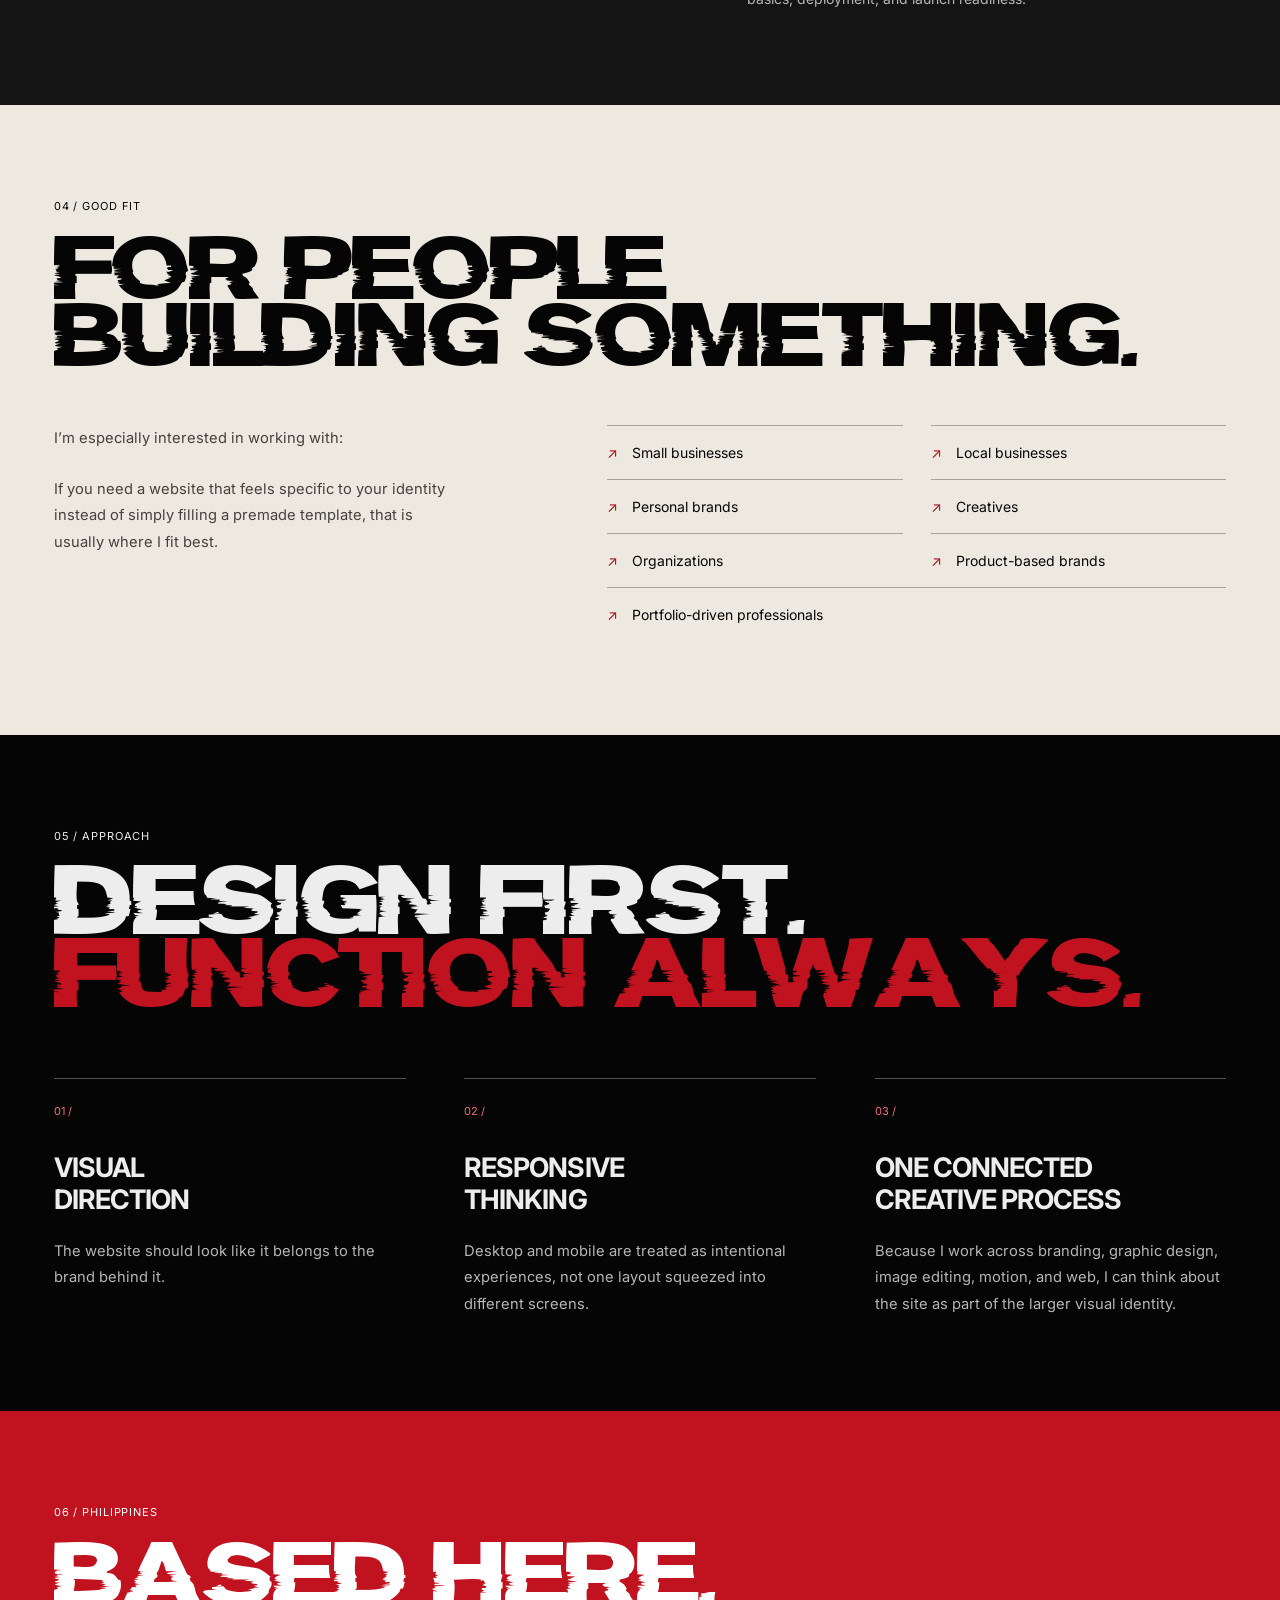
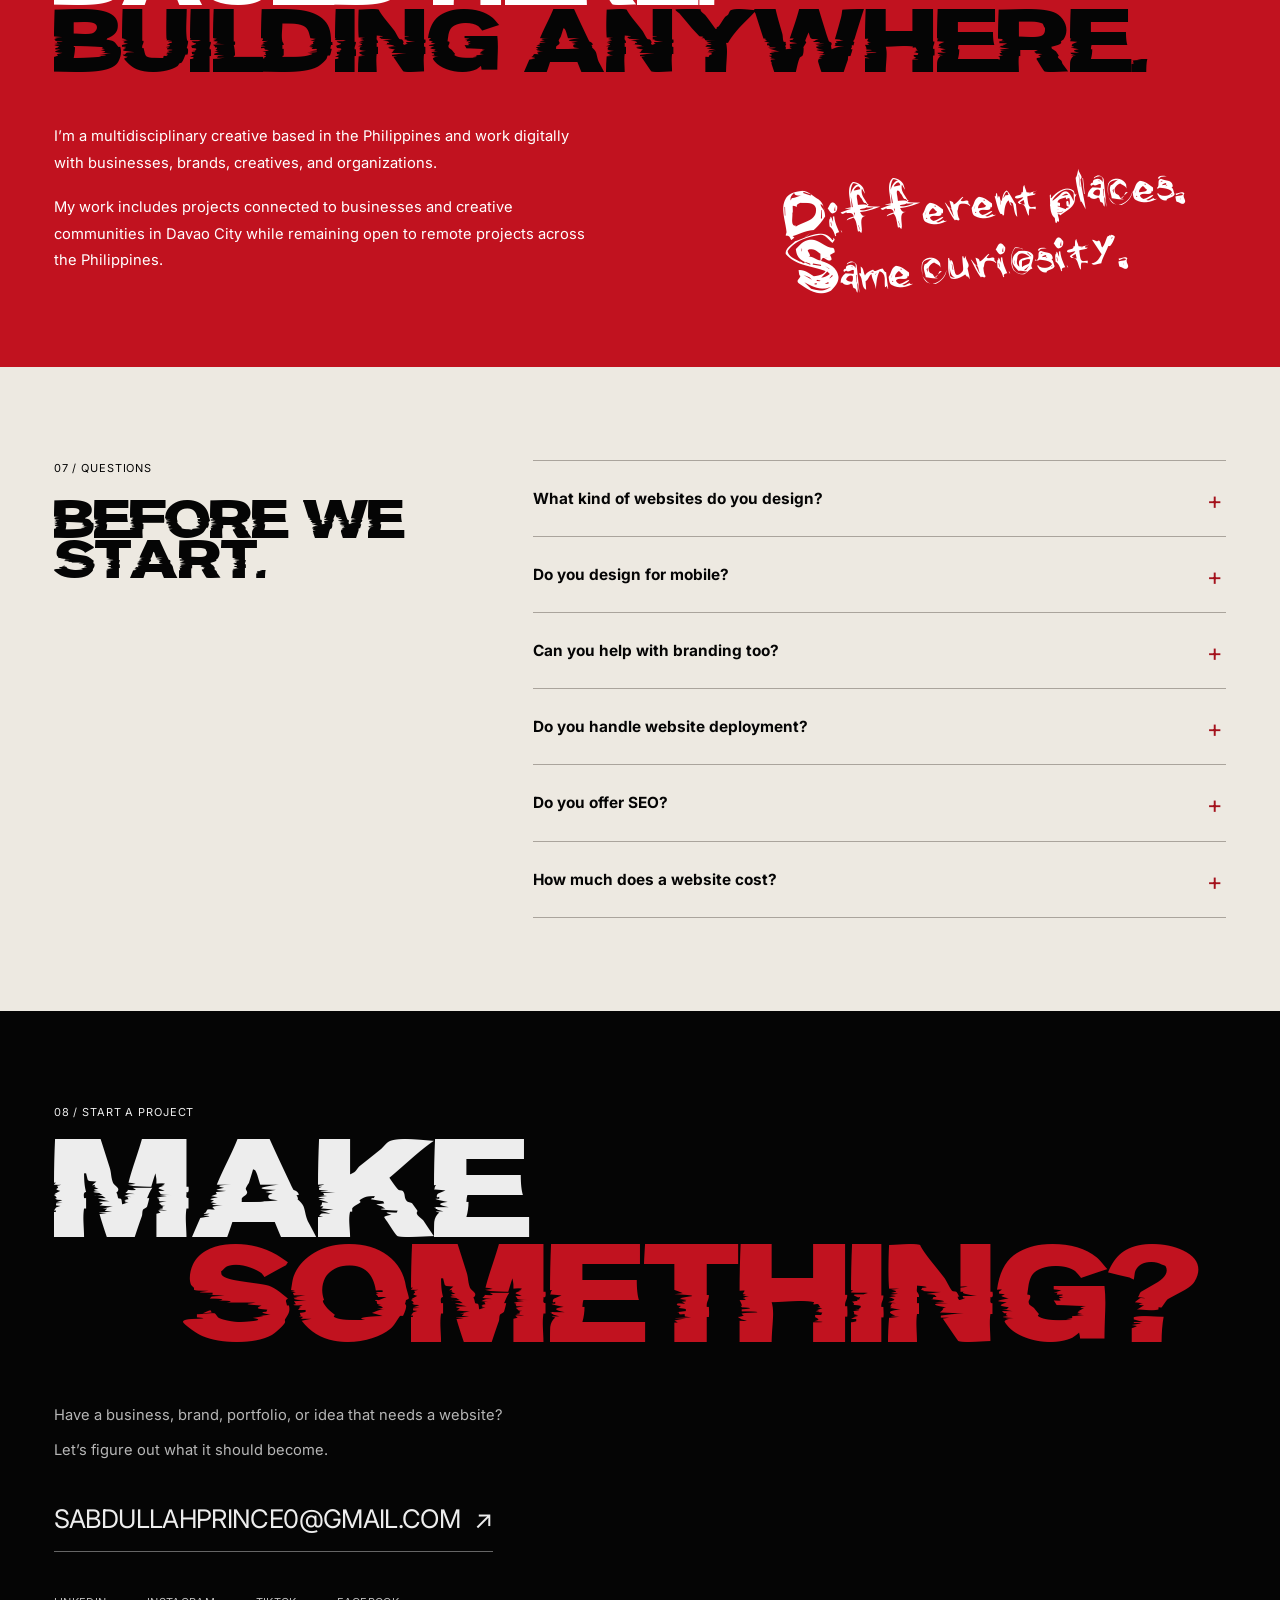
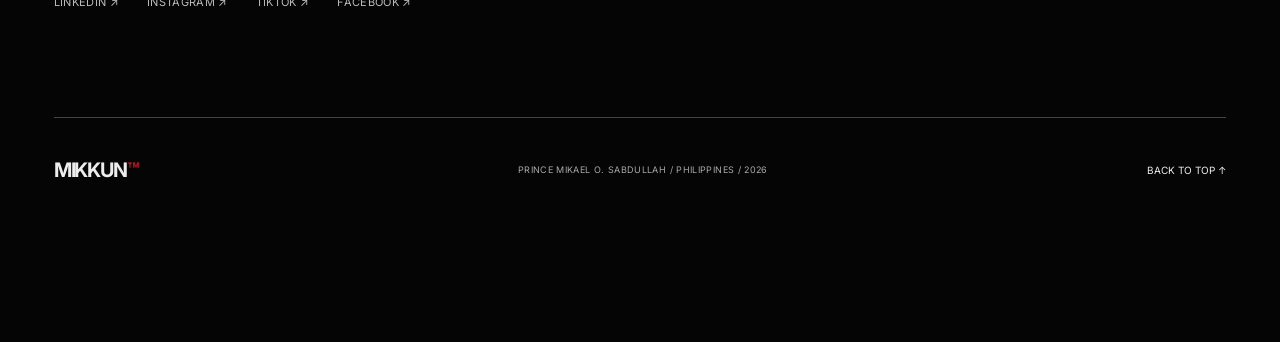
<file: web-design-philippines.html>
<!doctype html>
<html lang="en">
<head>
  <meta charset="utf-8">
  <meta name="viewport" content="width=device-width, initial-scale=1">
  <meta name="theme-color" content="#050505">
  <title>Web Designer Philippines — MIKKUN | Prince Mikael O. Sabdullah</title>
  <meta name="description" content="Freelance web designer in the Philippines creating responsive websites for businesses, brands, creatives, and organizations. View real projects by MIKKUN.">
  <link rel="canonical" href="https://mikkun.site/web-design-philippines.html">
  <meta name="robots" content="index, follow, max-image-preview:large">
  <link rel="icon" type="image/png" sizes="32x32" href="assets/favicon-32x32.png">
  <link rel="icon" type="image/png" sizes="16x16" href="assets/favicon-16x16.png">
  <link rel="apple-touch-icon" sizes="180x180" href="assets/apple-touch-icon.png">
  <link rel="preload" href="assets/fonts/groteski-bold.ttf" as="font" type="font/ttf" crossorigin>
  <link rel="preload" href="assets/fonts/grunge.ttf" as="font" type="font/ttf" crossorigin>
  <link rel="stylesheet" href="styles.css?v=20261020-motion">
  <link rel="stylesheet" href="interactions.css">
  <link rel="stylesheet" href="web-design-services.css">
  <script defer src="project-pages.js"></script>
  <meta property="og:type" content="website">
  <meta property="og:site_name" content="MIKKUN">
  <meta property="og:title" content="Web Designer Philippines — MIKKUN">
  <meta property="og:description" content="Freelance web designer in the Philippines creating responsive websites for businesses, brands, creatives, and organizations.">
  <meta property="og:url" content="https://mikkun.site/web-design-philippines.html">
  <meta property="og:image" content="https://mikkun.site/assets/og/mikkun-social.png">
  <meta property="og:image:width" content="1200">
  <meta property="og:image:height" content="630">
  <meta property="og:image:alt" content="MIKKUN portfolio hero featuring Prince Mikael O. Sabdullah and multidisciplinary creative branding.">
  <meta name="twitter:card" content="summary_large_image">
  <meta name="twitter:title" content="Web Designer Philippines — MIKKUN">
  <meta name="twitter:description" content="Freelance web designer in the Philippines creating responsive websites for businesses, brands, creatives, and organizations.">
  <meta name="twitter:image" content="https://mikkun.site/assets/og/mikkun-social.png">
  <script type="application/ld+json">
  {
    "@context": "https://schema.org",
    "@graph": [
      {
        "@type": "Service",
        "@id": "https://mikkun.site/web-design-philippines.html#service",
        "name": "Web Design Services Philippines",
        "url": "https://mikkun.site/web-design-philippines.html",
        "provider": { "@id": "https://mikkun.site/#person" },
        "areaServed": "Philippines",
        "serviceType": "Web Design",
        "description": "Responsive website design and development for businesses, brands, creatives, and organizations in the Philippines."
      },
      {
        "@type": "BreadcrumbList",
        "itemListElement": [
          { "@type": "ListItem", "position": 1, "name": "MIKKUN", "item": "https://mikkun.site/" },
          { "@type": "ListItem", "position": 2, "name": "Web Design Philippines", "item": "https://mikkun.site/web-design-philippines.html" }
        ]
      },
      {
        "@type": "FAQPage",
        "mainEntity": [
          {
            "@type": "Question",
            "name": "What kind of websites do you design?",
            "acceptedAnswer": { "@type": "Answer", "text": "Business websites, portfolios, product catalogs, landing pages, and other focused informational or creative websites depending on the project scope." }
          },
          {
            "@type": "Question",
            "name": "Do you design for mobile?",
            "acceptedAnswer": { "@type": "Answer", "text": "Yes. Responsive behavior is part of the design and implementation process, with layouts checked across multiple screen sizes." }
          },
          {
            "@type": "Question",
            "name": "Can you help with branding too?",
            "acceptedAnswer": { "@type": "Answer", "text": "Yes. Depending on the project, I can help carry existing branding into the site or contribute visual direction, typography, imagery, graphic design, and related brand elements." }
          },
          {
            "@type": "Question",
            "name": "Do you handle website deployment?",
            "acceptedAnswer": { "@type": "Answer", "text": "For suitable projects, yes. This can include production setup, custom domain connection, HTTPS, and launch checks." }
          },
          {
            "@type": "Question",
            "name": "Do you offer SEO?",
            "acceptedAnswer": { "@type": "Answer", "text": "I can provide basic technical SEO setup such as titles, descriptions, canonical URLs, social metadata, sitemap and robots configuration, structured data where appropriate, and Google Search Console setup. Search rankings themselves cannot be guaranteed." }
          },
          {
            "@type": "Question",
            "name": "How much does a website cost?",
            "acceptedAnswer": { "@type": "Answer", "text": "Pricing depends on the number of pages, complexity, content, design requirements, and functionality. Contact me with the project details so I can scope it properly." }
          }
        ]
      }
    ]
  }
  </script>
</head>
<body class="web-services">
  <a class="service-skip" href="#content">Skip to content</a>
  <header class="service-header">
    <a class="service-brand" href="index.html" aria-label="MIKKUN home">MIKKUN<span>™</span></a>
    <nav class="service-nav" aria-label="Primary navigation">
      <a href="index.html#work">WORK</a>
      <a href="index.html#about">ABOUT</a>
      <a href="side-quests.html">SIDE QUESTS</a>
      <a href="#start-project">CONTACT</a>
    </nav>
    <button class="case-menu-toggle" type="button" aria-expanded="false" aria-controls="case-menu">MENU</button>
  </header>
  <nav class="service-menu" id="case-menu" aria-label="Mobile navigation" hidden>
    <a href="index.html#work">WORK</a>
    <a href="index.html#about">ABOUT</a>
    <a href="side-quests.html">SIDE QUESTS</a>
    <a href="#start-project">CONTACT</a>
  </nav>

  <main id="content" tabindex="-1">
    <section class="service-hero" aria-labelledby="service-title">
      <div class="service-hero-topline">
        <p class="service-eyebrow">WEB DESIGN / PHILIPPINES / MIKKUN</p>
        <span class="service-edition" aria-hidden="true">INDEPENDENT CREATIVE / 2026</span>
      </div>
      <div class="service-hero-type">
        <h1 id="service-title" data-enter="title"><span>WEB DESIGN</span> <span class="service-hand">FOR THE</span> <span class="service-title-red">PHILIPPINES.</span></h1>
        <div class="service-scratches" aria-hidden="true"><i></i><i></i><i></i></div>
      </div>
      <div class="service-hero-bottom">
        <div class="service-hero-note" aria-hidden="true"><span>A WEBSITE SHOULD</span><span>FEEL LIKE <em>YOU.</em></span><span class="service-note-line"></span></div>
        <div class="service-intro" data-enter="copy">
          <p>I’m Prince Mikael O. Sabdullah, also known as MIKKUN — a multidisciplinary creative from the Philippines working across web design, branding, graphic design, motion, and digital experiences.</p>
          <p>I design responsive websites for businesses, brands, creatives, and organizations that need a stronger online presence without looking like they came from the same template as everyone else.</p>
          <p class="service-descriptor">Freelance web designer in the Philippines.</p>
          <div class="service-actions"><a class="service-link service-link-primary" href="#web-projects">VIEW WEB PROJECTS <span aria-hidden="true">↓</span></a><a class="service-link" href="mailto:sabdullahprince0@gmail.com">START A PROJECT <span aria-hidden="true">↗</span></a></div>
        </div>
      </div>
    </section>

    <section class="service-section service-paper service-offer" id="services" aria-labelledby="offer-title">
      <div class="service-section-head">
        <p class="service-eyebrow">01 / WEB DESIGN SERVICES</p>
        <h2 id="offer-title" data-enter="title">NOT JUST<br>A TEMPLATE.</h2>
        <p class="service-section-intro">The goal is not simply to put information online. I try to build websites around the identity, audience, and purpose of the person or brand behind them.</p>
      </div>
      <div class="service-offer-grid">
        <article><span class="service-item-number" aria-hidden="true">01</span><h3>BUSINESS WEBSITES</h3><p>Clear, professional websites for businesses that need their services, work, and contact information presented properly.</p></article>
        <article><span class="service-item-number" aria-hidden="true">02</span><h3>PORTFOLIO WEBSITES</h3><p>Personal and creative portfolios designed to make the work itself feel memorable.</p></article>
        <article><span class="service-item-number" aria-hidden="true">03</span><h3>PRODUCT CATALOG WEBSITES</h3><p>Product-focused websites that help customers explore collections, understand products, and continue through an inquiry or contact flow.</p></article>
        <article><span class="service-item-number" aria-hidden="true">04</span><h3>LANDING PAGES</h3><p>Focused digital pages for campaigns, launches, services, events, or individual offers.</p></article>
        <article><span class="service-item-number" aria-hidden="true">05</span><h3>RESPONSIVE DESIGN</h3><p>Layouts designed and tested across desktop, tablet, and mobile rather than treating mobile as an afterthought.</p></article>
        <article><span class="service-item-number" aria-hidden="true">06</span><h3>BRANDING INTEGRATION</h3><p>Typography, colors, imagery, and visual direction carried into the website so the digital experience feels connected to the brand.</p></article>
        <article><span class="service-item-number" aria-hidden="true">07</span><h3>DEPLOYMENT</h3><p>Production setup, domain connection, HTTPS, and launch support for suitable projects.</p></article>
        <article><span class="service-item-number" aria-hidden="true">08</span><h3>BASIC SEO SETUP</h3><p>Page titles, descriptions, crawlability, sitemap, robots.txt, canonical URLs, social sharing metadata, and Search Console setup where appropriate.</p></article>
      </div>
    </section>

    <section class="service-section service-work" id="web-projects" aria-labelledby="work-title">
      <div class="service-work-heading">
        <p class="service-eyebrow">02 / SELECTED WEB WORK</p>
        <h2 id="work-title" data-enter="title">PROOF,<br><span>NOT PROMISES.</span></h2>
        <p class="service-margin-note">REAL BRANDS.<br>ACTUAL WEBSITES.</p>
      </div>
      <article class="service-project service-project-haniyah" aria-labelledby="haniyah-title">
        <div class="service-project-info">
          <div><p class="service-project-index">01 / FEATURED PROJECT</p><h3 id="haniyah-title">HANIYAH</h3></div>
          <div class="service-project-copy"><p class="service-project-label">BRAND DESIGN / PRODUCT CATALOG / RESPONSIVE WEB DESIGN / 2026</p><p>An Arabic-inspired perfume brand developed from visual identity to a complete responsive fragrance catalog. The project brought together branding, product image editing, copywriting, product discovery, responsive implementation, inquiry paths, and deployment.</p><div class="service-actions"><a class="service-link" href="haniyah.html" aria-label="View HANIYAH case study">VIEW CASE STUDY <span aria-hidden="true">↗</span></a><a class="service-link" href="https://haniyah.shop" target="_blank" rel="noopener noreferrer" aria-label="HANIYAH live website (opens in a new tab)">LIVE WEBSITE <span aria-hidden="true">↗</span></a></div></div>
        </div>
        <div class="service-project-images" data-enter="image">
          <figure class="service-project-desktop"><img src="assets/projects/haniyah/home-preview-desktop.webp" width="1486" height="764" alt="HANIYAH homepage with warm gold branding, the Scent is a memory headline, and Chic Femme perfume" loading="lazy" decoding="async"><figcaption>HANIYAH.SHOP / DESKTOP EXPERIENCE</figcaption></figure>
          <figure class="service-project-mobile"><img src="assets/projects/haniyah/home-mobile.webp" width="430" height="900" alt="HANIYAH fragrance website arranged for a mobile screen" loading="lazy" decoding="async"><figcaption>DESIGNED FOR MOBILE, TOO.</figcaption></figure>
        </div>
      </article>
      <article class="service-project service-project-woodstones" aria-labelledby="woodstones-title">
        <div class="service-project-info">
          <div><p class="service-project-index">02 / BUSINESS WEBSITE</p><h3 id="woodstones-title">WOODSTONES</h3></div>
          <div class="service-project-copy"><p class="service-project-label">BUSINESS WEBSITE / DIGITAL PRESENCE / DEPLOYMENT / 2026</p><p>A digital home for a modular cabinetry and interior-solutions business, structured around services, completed work, nationwide coverage, and easier client inquiries — now live at woodstones.site.</p><div class="service-actions"><a class="service-link" href="woodstones.html" aria-label="View WoodStones case study">VIEW CASE STUDY <span aria-hidden="true">↗</span></a><a class="service-link" href="https://woodstones.site" target="_blank" rel="noopener noreferrer" aria-label="WoodStones live website (opens in a new tab)">LIVE WEBSITE <span aria-hidden="true">↗</span></a></div></div>
        </div>
        <figure class="service-woodstones-image" data-enter="image"><img src="assets/projects/woodstones/home-desktop.webp" width="1486" height="812" alt="Current WoodStones homepage showing its Crafted for Living. Built to Last. headline, navigation and interior project imagery" loading="lazy" decoding="async"><figcaption>WOODSTONES.SITE / LAUNCHED BUSINESS WEBSITE</figcaption></figure>
      </article>
    </section>

    <section class="service-section service-process" aria-labelledby="process-title">
      <div class="service-section-head"><p class="service-eyebrow">03 / HOW I WORK</p><h2 id="process-title" data-enter="title">MAKE.<br>BREAK.<br>REFINE.<br><span>SHIP.</span></h2></div>
      <ol class="service-process-list">
        <li><span aria-hidden="true">01</span><div><h3>UNDERSTAND</h3><p>Learn what the website needs to communicate, who it is for, and what the visitor should be able to do.</p></div></li>
        <li><span aria-hidden="true">02</span><div><h3>STRUCTURE</h3><p>Organize pages, content, hierarchy, navigation, and the overall journey before polishing the surface.</p></div></li>
        <li><span aria-hidden="true">03</span><div><h3>DESIGN + BUILD</h3><p>Develop the visual direction and turn it into a responsive working website.</p></div></li>
        <li><span aria-hidden="true">04</span><div><h3>TEST + LAUNCH</h3><p>Check desktop and mobile behavior, performance, links, accessibility basics, deployment, and launch readiness.</p></div></li>
      </ol>
    </section>

    <section class="service-section service-paper service-fit" aria-labelledby="fit-title">
      <p class="service-eyebrow">04 / GOOD FIT</p>
      <h2 id="fit-title" data-enter="title">FOR PEOPLE<br>BUILDING SOMETHING.</h2>
      <div class="service-fit-content"><div><p>I’m especially interested in working with:</p><p>If you need a website that feels specific to your identity instead of simply filling a premade template, that is usually where I fit best.</p></div><ul class="service-fit-list"><li>Small businesses</li><li>Local businesses</li><li>Personal brands</li><li>Creatives</li><li>Organizations</li><li>Product-based brands</li><li>Portfolio-driven professionals</li></ul></div>
    </section>

    <section class="service-section service-approach" aria-labelledby="approach-title">
      <p class="service-eyebrow">05 / APPROACH</p>
      <h2 id="approach-title" data-enter="title">DESIGN FIRST.<br><span>FUNCTION ALWAYS.</span></h2>
      <div class="service-approach-grid">
        <article><span aria-hidden="true">01 /</span><h3>VISUAL<br>DIRECTION</h3><p>The website should look like it belongs to the brand behind it.</p></article>
        <article><span aria-hidden="true">02 /</span><h3>RESPONSIVE<br>THINKING</h3><p>Desktop and mobile are treated as intentional experiences, not one layout squeezed into different screens.</p></article>
        <article><span aria-hidden="true">03 /</span><h3>ONE CONNECTED<br>CREATIVE PROCESS</h3><p>Because I work across branding, graphic design, image editing, motion, and web, I can think about the site as part of the larger visual identity.</p></article>
      </div>
    </section>

    <section class="service-section service-location" aria-labelledby="location-title">
      <p class="service-eyebrow">06 / PHILIPPINES</p>
      <h2 id="location-title" data-enter="title">BASED HERE.<br><span>BUILDING ANYWHERE.</span></h2>
      <div class="service-location-copy"><p>I’m a multidisciplinary creative based in the Philippines and work digitally with businesses, brands, creatives, and organizations.</p><p>My work includes projects connected to businesses and creative communities in Davao City while remaining open to remote projects across the Philippines.</p></div>
      <p class="service-location-note" aria-hidden="true">Different places.<br>Same curiosity.</p>
    </section>

    <section class="service-section service-paper service-faq" aria-labelledby="faq-title">
      <div class="service-section-head"><p class="service-eyebrow">07 / QUESTIONS</p><h2 id="faq-title" data-enter="title">BEFORE WE<br>START.</h2></div>
      <div class="service-faq-list">
        <details><summary>What kind of websites do you design?</summary><p>Business websites, portfolios, product catalogs, landing pages, and other focused informational or creative websites depending on the project scope.</p></details>
        <details><summary>Do you design for mobile?</summary><p>Yes. Responsive behavior is part of the design and implementation process, with layouts checked across multiple screen sizes.</p></details>
        <details><summary>Can you help with branding too?</summary><p>Yes. Depending on the project, I can help carry existing branding into the site or contribute visual direction, typography, imagery, graphic design, and related brand elements.</p></details>
        <details><summary>Do you handle website deployment?</summary><p>For suitable projects, yes. This can include production setup, custom domain connection, HTTPS, and launch checks.</p></details>
        <details><summary>Do you offer SEO?</summary><p>I can provide basic technical SEO setup such as titles, descriptions, canonical URLs, social metadata, sitemap and robots configuration, structured data where appropriate, and Google Search Console setup. Search rankings themselves cannot be guaranteed.</p></details>
        <details><summary>How much does a website cost?</summary><p>Pricing depends on the number of pages, complexity, content, design requirements, and functionality. Contact me with the project details so I can scope it properly.</p></details>
      </div>
    </section>

    <section class="service-section service-contact" id="start-project" aria-labelledby="contact-title">
      <p class="service-eyebrow">08 / START A PROJECT</p>
      <h2 id="contact-title" data-enter="title">MAKE<br><span>SOMETHING?</span></h2>
      <div class="service-contact-copy"><p>Have a business, brand, portfolio, or idea that needs a website?</p><p>Let’s figure out what it should become.</p></div>
      <a class="service-contact-email" href="mailto:sabdullahprince0@gmail.com">SABDULLAHPRINCE0@GMAIL.COM <span aria-hidden="true">↗</span></a>
      <nav class="service-socials" aria-label="Social media"><a href="https://www.linkedin.com/in/prince-mikael-39b5b5416/">LINKEDIN ↗</a><a href="https://www.instagram.com/mikkuun1/">INSTAGRAM ↗</a><a href="https://www.tiktok.com/@mikkuuuunn">TIKTOK ↗</a><a href="https://www.facebook.com/profile.php?id=61590399347595">FACEBOOK ↗</a></nav>
    </section>
  </main>
  <footer class="service-footer"><a href="index.html" aria-label="Back to MIKKUN portfolio">MIKKUN<span>™</span></a><p>PRINCE MIKAEL O. SABDULLAH / PHILIPPINES / 2026</p><a class="service-back-top" href="#content">BACK TO TOP ↑</a></footer>
<!-- Cloudflare Web Analytics --><script type='module' src='https://static.cloudflareinsights.com/beacon.min.js' data-cf-beacon='{"token": "555a0d1014954419a54360ac0a014db0"}'></script><!-- End Cloudflare Web Analytics --></body>
</html>
</file>
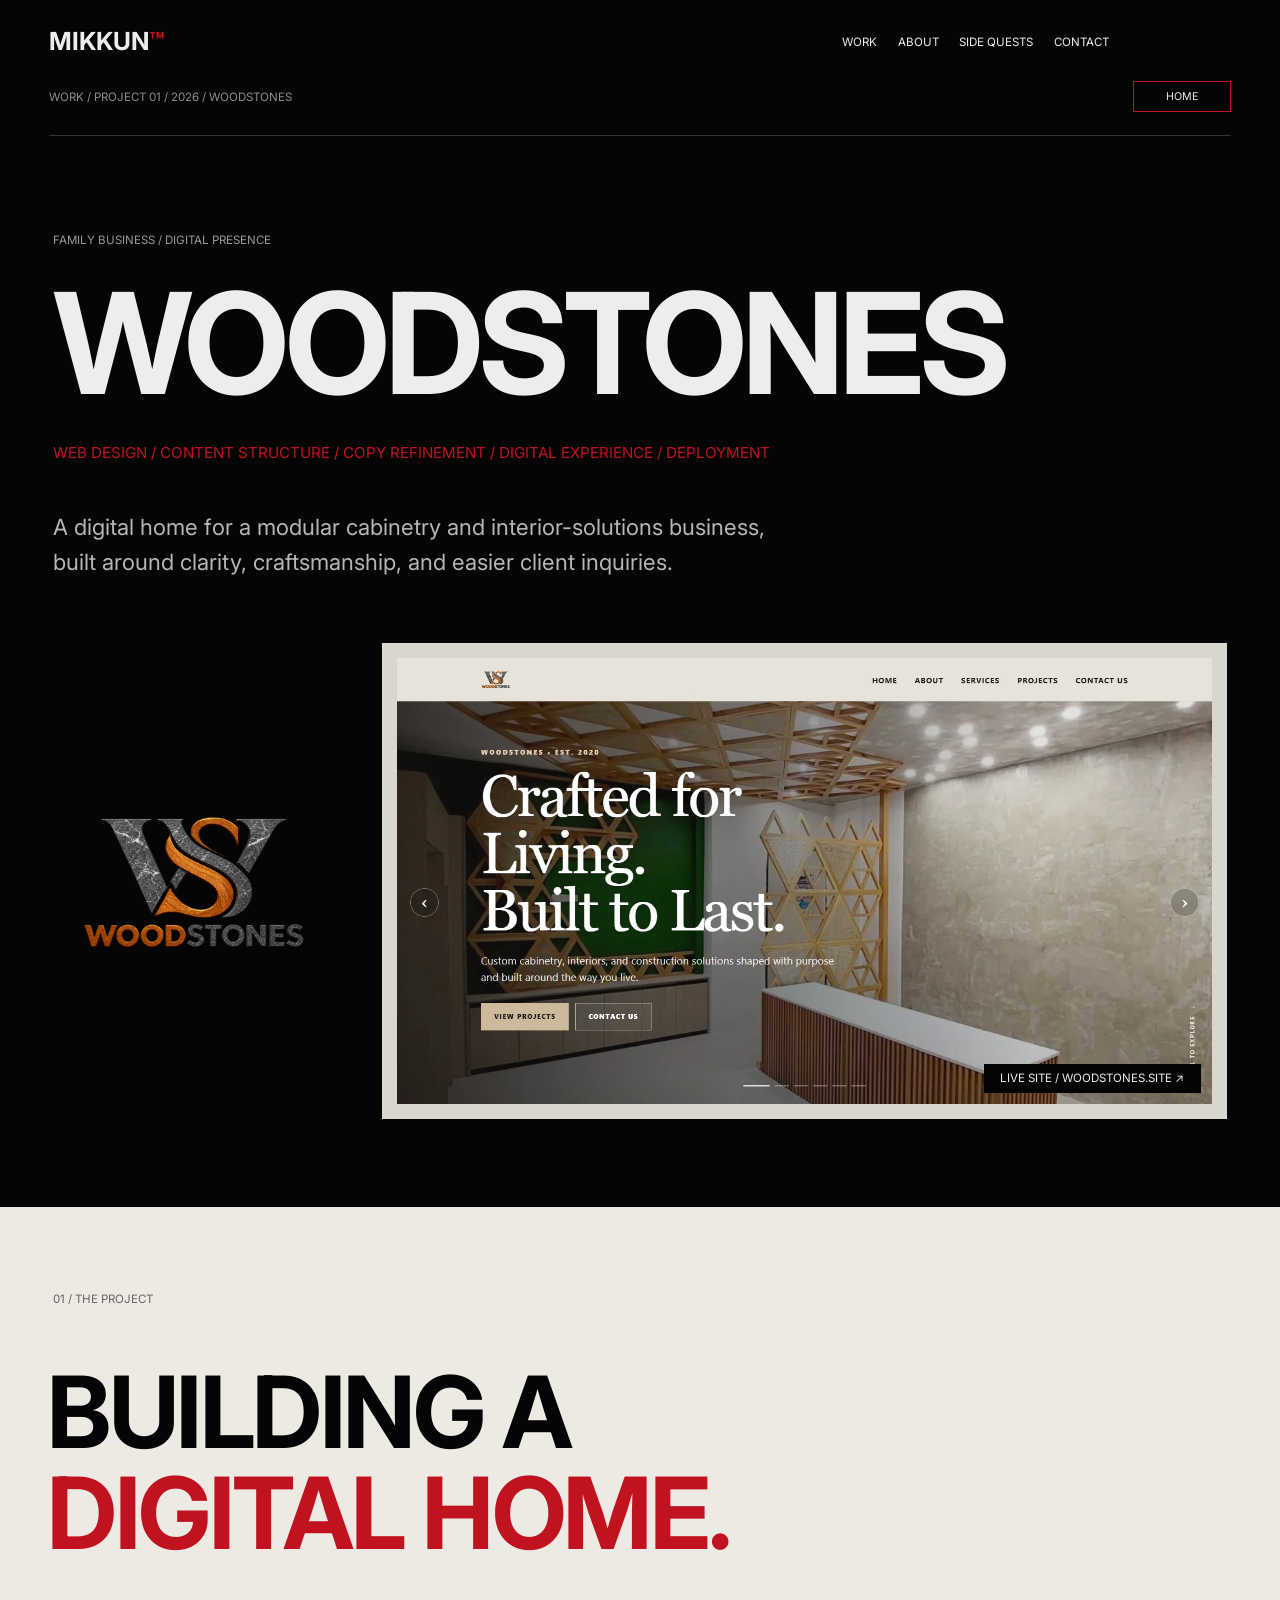
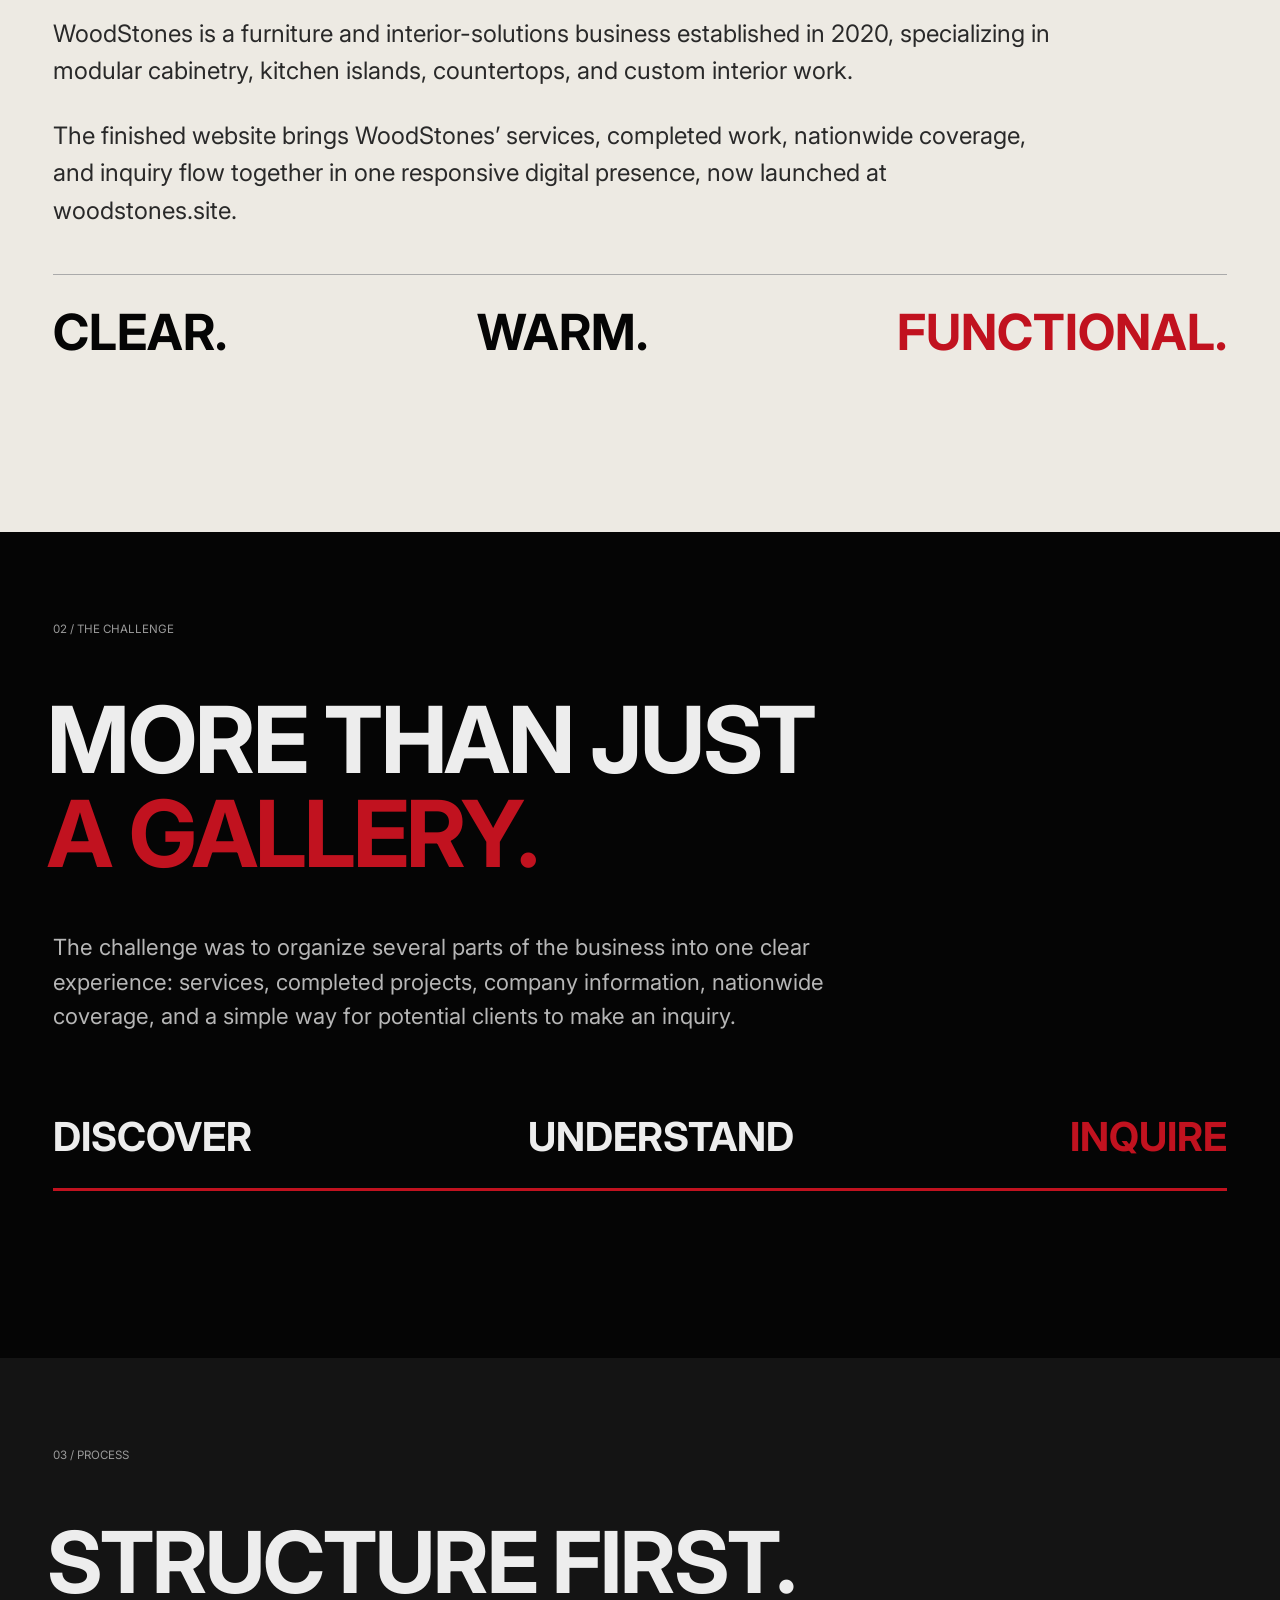
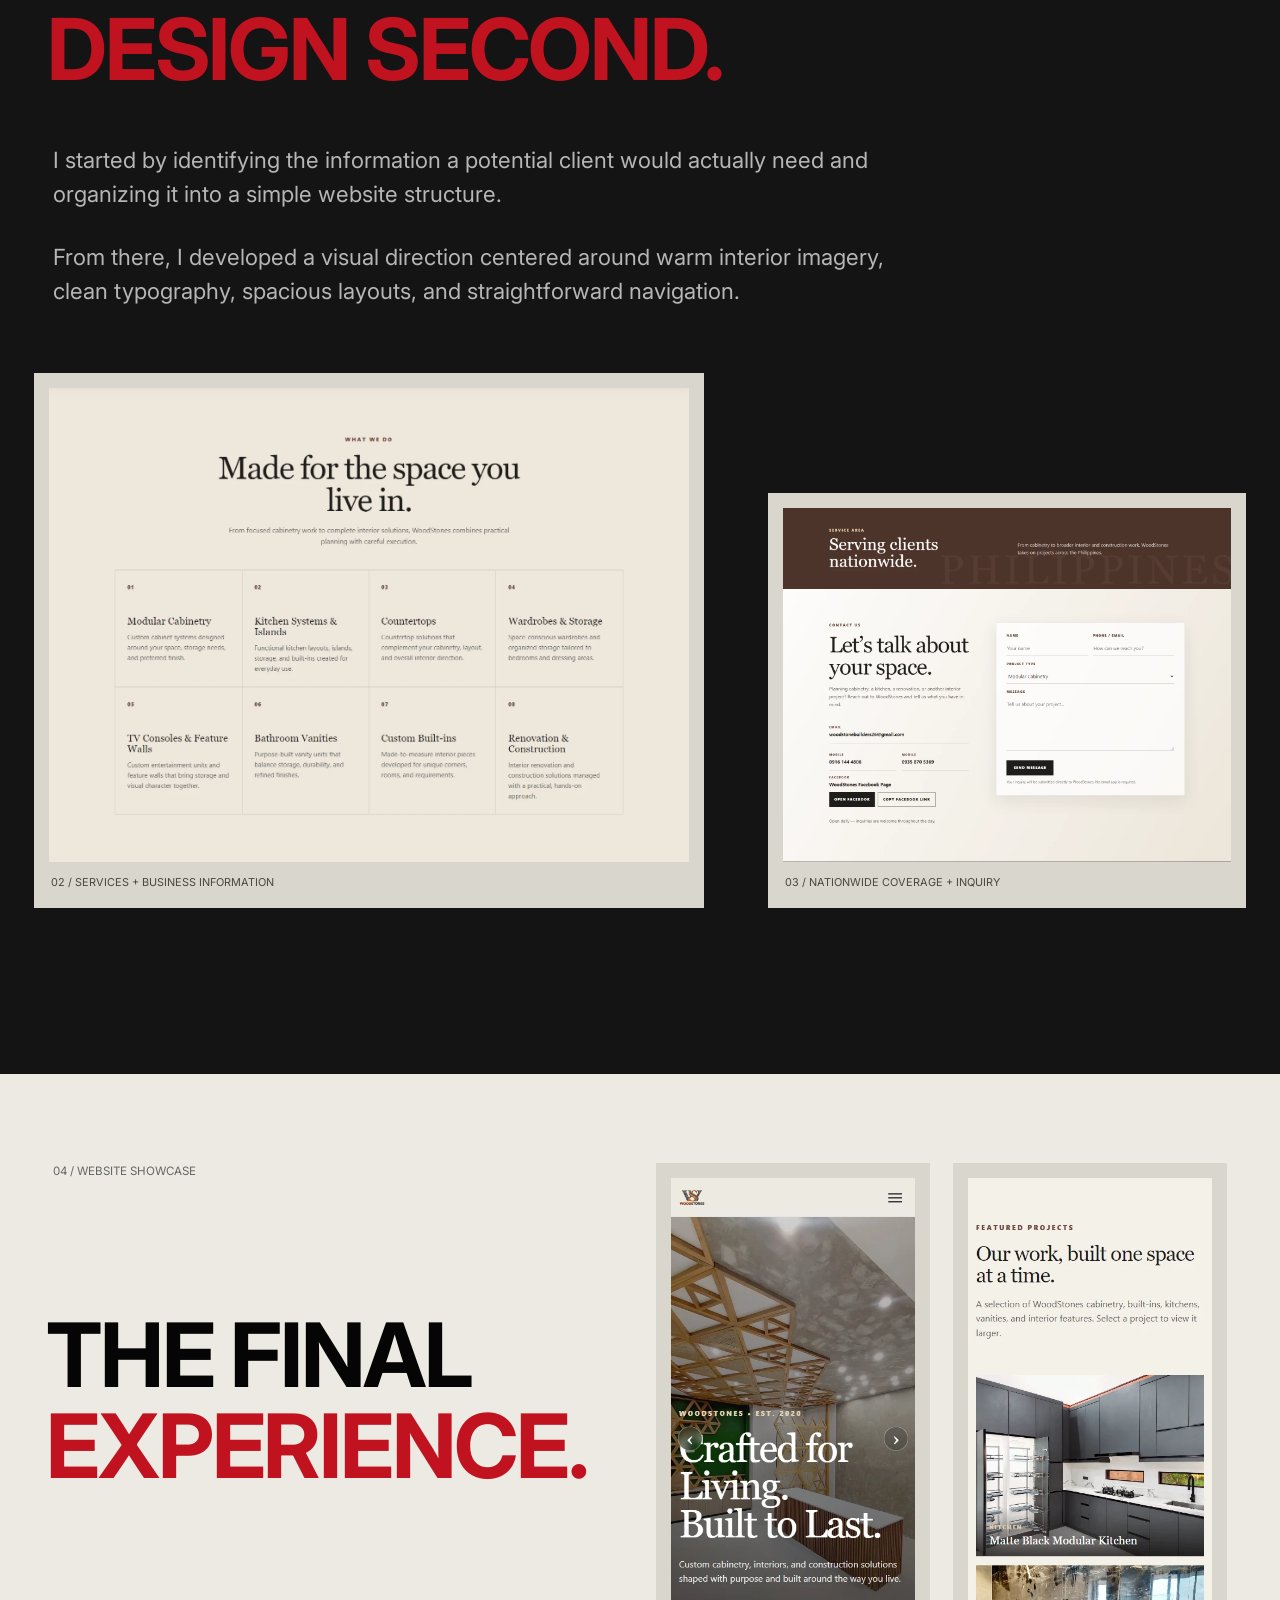
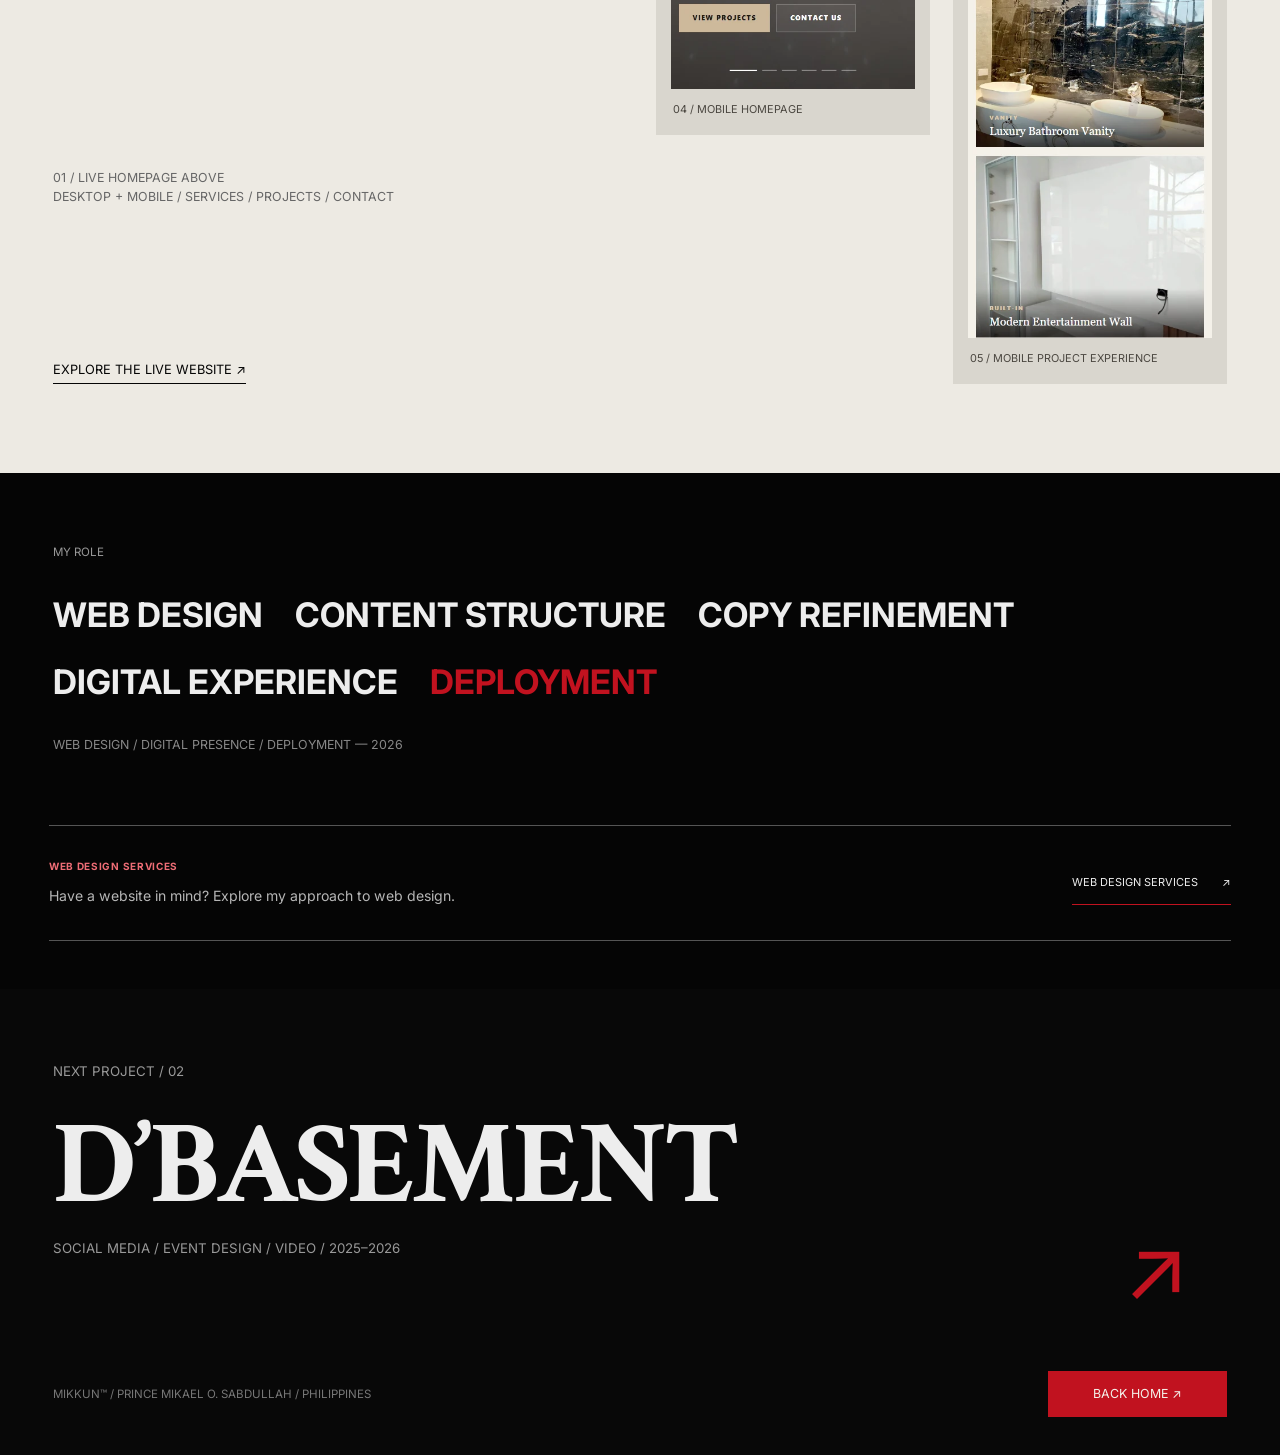
<file: woodstones.html>
<!doctype html>
<html lang="en"><head><meta charset="utf-8"><meta name="viewport" content="width=device-width, initial-scale=1"><meta name="theme-color" content="#050505"><link rel="icon" type="image/png" sizes="32x32" href="assets/favicon-32x32.png">
<link rel="icon" type="image/png" sizes="16x16" href="assets/favicon-16x16.png">
<link rel="apple-touch-icon" sizes="180x180" href="assets/apple-touch-icon.png"><title>WoodStones Website Case Study — MIKKUN</title><meta name="description" content="Web design and digital presence for WoodStones, a Philippine modular cabinetry and interior-solutions business. A case study by MIKKUN."><link rel="stylesheet" href="styles.css?v=20261020-motion"><link rel="stylesheet" href="project-pages.css"><script defer src="project-pages.js"></script><link rel="stylesheet" href="interactions.css"><script defer src="interactions.js"></script>
  <link rel="canonical" href="https://mikkun.site/woodstones.html">
  <meta name="robots" content="index, follow, max-image-preview:large">
  <meta property="og:type" content="website">
  <meta property="og:site_name" content="MIKKUN">
  <meta property="og:title" content="WoodStones Website Case Study — MIKKUN">
  <meta property="og:description" content="Web design and digital presence for WoodStones, a Philippine modular cabinetry and interior-solutions business. A case study by MIKKUN.">
  <meta property="og:url" content="https://mikkun.site/woodstones.html">
  <meta property="og:image" content="https://mikkun.site/assets/og/mikkun-social.png">
  <meta property="og:image:width" content="1200">
  <meta property="og:image:height" content="630">
  <meta property="og:image:alt" content="MIKKUN portfolio hero featuring Prince Mikael O. Sabdullah and multidisciplinary creative branding.">
  <meta name="twitter:card" content="summary_large_image">
  <meta name="twitter:title" content="WoodStones Website Case Study — MIKKUN">
  <meta name="twitter:description" content="Web design and digital presence for WoodStones, a Philippine modular cabinetry and interior-solutions business. A case study by MIKKUN.">
  <meta name="twitter:image" content="https://mikkun.site/assets/og/mikkun-social.png">
  <script type="application/ld+json">
{
  "@context": "https://schema.org",
  "@graph": [
    {
      "@type": "CreativeWork",
      "name": "WoodStones Website Case Study — MIKKUN",
      "url": "https://mikkun.site/woodstones.html",
      "description": "Web design and digital presence for WoodStones, a Philippine modular cabinetry and interior-solutions business. A case study by MIKKUN.",
      "creator": {
        "@id": "https://mikkun.site/#person"
      },
      "dateCreated": "2026"
    },
    {
      "@type": "BreadcrumbList",
      "itemListElement": [
        {
          "@type": "ListItem",
          "position": 1,
          "name": "MIKKUN",
          "item": "https://mikkun.site/"
        },
        {
          "@type": "ListItem",
          "position": 2,
          "name": "WoodStones",
          "item": "https://mikkun.site/woodstones.html"
        }
      ]
    }
  ]
}
  </script>
  <link rel="stylesheet" href="web-design-services.css">
  <link rel="stylesheet" href="woodstones.css">
</head><body class="case-page woodstones"><a class="skip-link" href="#content">Skip to content</a><header class="case-header"><a class="case-brand" href="index.html">MIKKUN<span>™</span></a><nav class="case-nav" aria-label="Primary navigation"><a href="index.html#work">WORK</a><a href="index.html#about">ABOUT</a><a href="side-quests.html">SIDE QUESTS</a><a href="index.html#contact">CONTACT</a></nav><button class="case-menu-toggle" aria-controls="case-menu" aria-expanded="false" type="button">MENU</button><a class="home-link" href="index.html">HOME</a><p class="breadcrumb">WORK / PROJECT 01 / 2026 / WOODSTONES</p></header><nav id="case-menu" class="case-menu" aria-label="Mobile navigation" hidden><a href="index.html#work">WORK</a><a href="index.html#about">ABOUT</a><a href="side-quests.html">SIDE QUESTS</a><a href="index.html#contact">CONTACT</a></nav><main id="content">
<section class="case-hero wood-hero"><p class="case-label" data-enter="copy">FAMILY BUSINESS / DIGITAL PRESENCE</p><h1 data-enter="title">WOODSTONES</h1><p class="case-role" data-enter="copy">WEB DESIGN / CONTENT STRUCTURE / COPY REFINEMENT / DIGITAL EXPERIENCE / DEPLOYMENT</p><p class="case-copy" data-enter="copy">A digital home for a modular cabinetry and interior-solutions business, built around clarity, craftsmanship, and easier client inquiries.</p><div class="wood-hero-media"><figure class="visual wood-logo" data-enter="image"><img src="assets/projects/3f953.png" alt="WoodStones brand mark" decoding="async"></figure><dl class="wood-facts"><div><dt>CLIENT</dt><dd>WoodStones</dd></div><div><dt>SERVICE</dt><dd>Nationwide</dd></div><div><dt>YEAR</dt><dd>2026</dd></div><div><dt>LOCATION</dt><dd>Philippines</dd></div></dl><a href="https://woodstones.site" class="wood-live" target="_blank" rel="noopener noreferrer" aria-label="Visit the launched WoodStones website (opens in a new tab)"><figure class="visual screen wood-capture" data-enter="image"><img src="assets/projects/woodstones/home-desktop.webp" width="1486" height="812" alt="Launched WoodStones homepage with the Crafted for Living. Built to Last. headline, project imagery and service navigation" decoding="async" fetchpriority="high"></figure><span class="live-badge">LIVE SITE / WOODSTONES.SITE ↗</span></a></div></section>
<section class="case-section paper wood-overview"><p class="case-label" data-enter="copy">01 / THE PROJECT</p><h2 data-enter="title">BUILDING A<br><span>DIGITAL HOME.</span></h2><p class="case-copy" data-enter="copy">WoodStones is a furniture and interior-solutions business established in 2020, specializing in modular cabinetry, kitchen islands, countertops, and custom interior work.</p><p class="case-copy" data-enter="copy">The finished website brings WoodStones’ services, completed work, nationwide coverage, and inquiry flow together in one responsive digital presence, now launched at woodstones.site.</p><div class="word-band " data-enter="copy"><span>CLEAR.</span><span>WARM.</span><span>FUNCTIONAL.</span></div><p class="micro mobile-note">CLARITY / CRAFT / FUNCTION</p></section>
<section class="case-section wood-challenge"><p class="case-label" data-enter="copy">02 / THE CHALLENGE</p><h2 data-enter="title">MORE THAN JUST<br><span>A GALLERY.</span></h2><p class="case-copy" data-enter="copy">The challenge was to organize several parts of the business into one clear experience: services, completed projects, company information, nationwide coverage, and a simple way for potential clients to make an inquiry.</p><div class="word-band journey" data-enter="copy"><span>DISCOVER</span><span>UNDERSTAND</span><span>INQUIRE</span></div></section>
<section class="case-section charcoal wood-process"><p class="case-label" data-enter="copy">03 / PROCESS</p><h2 data-enter="title">STRUCTURE FIRST.<br><span>DESIGN SECOND.</span></h2><p class="case-copy" data-enter="copy">I started by identifying the information a potential client would actually need and organizing it into a simple website structure.</p><p class="case-copy" data-enter="copy">From there, I developed a visual direction centered around warm interior imagery, clean typography, spacious layouts, and straightforward navigation.</p><div class="process-images"><figure class="visual screen wood-capture" data-enter="image"><img src="assets/projects/woodstones/services-desktop.webp" width="1486" height="1101" alt="Live WoodStones services section describing modular cabinetry, kitchen systems, countertops, storage and renovation services" decoding="async" loading="lazy"><figcaption>02 / SERVICES + BUSINESS INFORMATION</figcaption></figure><figure class="visual screen wood-capture" data-enter="image"><img src="assets/projects/woodstones/contact-desktop.webp" width="1486" height="1172" alt="WoodStones nationwide service coverage, contact details and project inquiry form on the launched website" decoding="async" loading="lazy"><figcaption>03 / NATIONWIDE COVERAGE + INQUIRY</figcaption></figure></div></section>
<section class="case-section paper wood-showcase"><p class="case-label" data-enter="copy">04 / WEBSITE SHOWCASE</p><h2 data-enter="title">THE FINAL<br><span>EXPERIENCE.</span></h2><div class="wood-mobile-pair"><figure class="visual screen wood-capture" data-enter="image"><img src="assets/projects/woodstones/home-mobile.webp" width="430" height="900" alt="Current WoodStones mobile homepage with its menu, project imagery, introductory copy and contact call to action" decoding="async" loading="lazy"><figcaption>04 / MOBILE HOMEPAGE</figcaption></figure><figure class="visual screen wood-capture" data-enter="image"><img src="assets/projects/woodstones/projects-mobile.webp" width="430" height="1340" alt="Live WoodStones mobile projects section showing the introduction and three completed kitchen, vanity and entertainment-wall projects" decoding="async" loading="lazy"><figcaption>05 / MOBILE PROJECT EXPERIENCE</figcaption></figure></div><p class="micro">01 / LIVE HOMEPAGE ABOVE<br>DESKTOP + MOBILE / SERVICES / PROJECTS / CONTACT</p><a class="text-link" href="https://woodstones.site" target="_blank" rel="noopener noreferrer">EXPLORE THE LIVE WEBSITE ↗</a></section>
<section class="case-section role-section"><p class="case-label" data-enter="copy">MY ROLE</p><div class="word-band " data-enter="copy"><span>WEB DESIGN</span><span>CONTENT STRUCTURE</span><span>COPY REFINEMENT</span><span>DIGITAL EXPERIENCE</span><span>DEPLOYMENT</span></div><p class="micro">WEB DESIGN / DIGITAL PRESENCE / DEPLOYMENT — 2026</p></section>    <aside class="web-service-callout web-service-callout--project" aria-label="Web design services">
      <div><p class="web-service-callout-label">WEB DESIGN SERVICES</p><p class="web-service-callout-copy">Have a website in mind? Explore my approach to web design.</p></div>
      <a href="web-design-philippines.html">WEB DESIGN SERVICES <span aria-hidden="true">↗</span></a>
    </aside>

</main><footer class="case-next"><a class="next-project" href="dbasement.html" data-enter="title"><p class="case-label" data-enter="copy">NEXT PROJECT / 02</p><h2>D’BASEMENT</h2><p>SOCIAL MEDIA / EVENT DESIGN / VIDEO / 2025–2026</p><span class="next-arrow" aria-hidden="true">↗</span></a><div class="case-bottom"><small>MIKKUN™ / PRINCE MIKAEL O. SABDULLAH / PHILIPPINES</small><a class="back-home" href="index.html#work">BACK HOME ↗</a></div></footer><!-- Cloudflare Web Analytics --><script type='module' src='https://static.cloudflareinsights.com/beacon.min.js' data-cf-beacon='{"token": "555a0d1014954419a54360ac0a014db0"}'></script><!-- End Cloudflare Web Analytics --></body></html>
</file>
<file: styles.css>
@import url('https://fonts.googleapis.com/css2?family=Crimson+Text:wght@700&family=Inter:ital,wght@0,400;0,700;1,900&family=Jost:wght@700&display=swap');

@font-face{font-family:"Groteski";src:url('assets/fonts/groteski-bold.ttf') format('truetype');font-weight:700;font-style:normal;font-display:swap}
@font-face{font-family:"Grunge";src:url('assets/fonts/grunge.ttf') format('truetype');font-weight:400;font-style:normal;font-display:swap}

:root {
  --black:#050505;
  --charcoal:#141414;
  --red:#c1121f;
  --gray:#777;
  --light:#b6b6b6;
  --white:#ededed;
  --font-body:"Inter",Arial,Helvetica,sans-serif;
  --font-display:"Groteski","Jost","Arial Black",sans-serif;
  --font-grunge:"Grunge","Segoe Print","Brush Script MT",cursive;
}

*{box-sizing:border-box}
html{scroll-behavior:smooth;background:#1b1b1b}
body{position:relative;margin:0 auto;width:min(100%,1486px);container-type:inline-size;background:var(--black);color:var(--white);font-family:var(--font-body);overflow-x:hidden}
main{position:relative;isolation:isolate}
main::before{content:"";position:absolute;z-index:-1;pointer-events:none;left:0;top:74.303cqw;width:100%;height:313.415cqw;background:url('assets/design/desktop-contours.png') center/100% 100% no-repeat;opacity:.55}
main::after{content:"";position:absolute;z-index:20;pointer-events:none;left:1.346cqw;top:0;width:97.31%;height:395.93cqw;background:url('assets/design/page-border.svg') center/100% 100% no-repeat}
a{color:inherit;text-decoration:none}
img{display:block;width:100%;height:100%;object-fit:cover}
picture{display:block;width:100%;height:100%}
.mobile-only{display:none!important}
.section-inner{position:relative;width:100%;height:100%;margin:0 auto}
.section-dark{background:var(--black)}
.eyebrow{margin:0;color:var(--white);font-weight:400}

.site-header{
  position:absolute;z-index:2;top:0;left:0;width:100%;
  padding:5.285cqw 7.27cqw 0;
  display:flex;align-items:flex-start;justify-content:space-between;color:#050505
}
.brand{font-size:1.768cqw;font-weight:700;line-height:normal}
.brand span{color:var(--red)}
.desktop-nav{display:flex;gap:1.15cqw;margin-top:.56cqw;font-size:.884cqw;font-weight:400;color:var(--white)}
.desktop-nav a{transition:color .2s ease}
.desktop-nav a:hover{color:var(--red)}
.menu-toggle{display:none}
.mobile-menu{position:fixed;z-index:100;inset:48px 0 auto;background:#050505;padding:20px;border-block:1px solid #292929}
.mobile-menu a{display:block;padding:13px 0;font-size:22px;font-weight:700}

/* HERO — 1486 × 755.33 reference */
.hero{
  position:relative;height:50.83cqw;overflow:hidden;isolation:isolate;color:#050505;background:#eee
}
.hero-gradient{
  position:absolute;inset:0;
  background:url('assets/design/hero-gradient.svg') center/100% 100% no-repeat
}
.hero-grain{display:none}
.hero-kicker{position:absolute;z-index:8;left:7.27cqw;top:7.79cqw;margin:0;font-size:.758cqw}
.hero-logo{position:absolute;z-index:4;left:45.69cqw;top:4.05cqw;margin:0;font-family:var(--font-display);font-size:7.37cqw;line-height:normal;letter-spacing:normal}
.logo-scratches{position:absolute;z-index:7;left:92.33cqw;top:3.507cqw;width:4.9cqw;height:4.4cqw;pointer-events:none}
.logo-scratches i{position:absolute;left:0;width:4.863cqw;height:1.062cqw;background:url('assets/design/logo-scratch.svg') center/100% 100% no-repeat}
.logo-scratches i:nth-child(1){top:0}
.logo-scratches i:nth-child(2){top:1.776cqw}
.logo-scratches i:nth-child(3){top:3.33cqw}
.hero-logo,.hero-multi,.hero-creative{pointer-events:none}
.hero-multi,.hero-creative{position:absolute;white-space:nowrap;font-family:var(--font-grunge);font-weight:400;line-height:normal}
.hero-multi{z-index:6;left:7.81cqw;top:12.65cqw;font-size:4.45cqw;color:var(--red)}
.hero-creative{z-index:6;left:56.33cqw;top:20.92cqw;font-size:3.875cqw;color:#050505}
/* Keep the supplied cutout proportional, with enough underlap for scroll depth. */
.hero-portrait-wrap{position:absolute;z-index:5;left:31.4cqw;bottom:-2cqw;width:38.685cqw;height:41.3cqw;pointer-events:none;transform:translateY(var(--scroll-y,0))}
.hero-portrait{object-fit:contain;object-position:center bottom}
.hero-manifesto{position:absolute;z-index:8;left:7.2cqw;top:32.3cqw;display:grid;gap:.78cqw;color:var(--white)}
.hero-manifesto strong{font-size:1.689cqw;line-height:1.04}
.hero-manifesto strong:nth-child(2){font-size:2.122cqw}
.hero-manifesto em{color:#000;font-style:normal}
.hero-meta{position:absolute;z-index:8;left:7.27cqw;top:44.15cqw;margin:0;font-size:.947cqw;color:var(--white)}
.scroll-enter{position:absolute;z-index:8;left:79.43cqw;top:48.16cqw;font-size:.758cqw;color:var(--white)}

/* MANIFESTO — y 755.33 → 1104.13 */
.manifesto{
  position:relative;height:23.47cqw;overflow:hidden;background:#222;padding:0
}
.manifesto::before{content:"";position:absolute;inset:0;background:url('assets/design/statement-texture.png') center/100% 100% no-repeat}
.noise{display:none}
.manifesto h2{position:absolute;left:4.035cqw;top:6.81cqw;margin:0;font-size:5.884cqw;line-height:normal;font-style:italic;font-weight:900;white-space:nowrap}
.manifesto h2 .accent{color:var(--red)}
.manifesto p{position:absolute;left:4.02cqw;top:15.29cqw;margin:0;color:#8f8f8f;font-size:1.09cqw}

/* WORK — y 1104.13 → 3137.60 */
.work{position:relative;height:136.84cqw;overflow:hidden;background:transparent}
.work .section-inner{height:100%}
.work .section-inner::before,.work .section-inner::after{content:"";position:absolute;left:1.916cqw;width:92.36cqw;height:1px;background:#ededed;opacity:.2}
.work .section-inner::before{top:53.16cqw}
.work .section-inner::after{top:105.75cqw}
.work-eyebrow{position:absolute;left:1.916cqw;top:2.775cqw;font-size:1.023cqw}
.work-title{position:absolute;left:1.916cqw;top:4.224cqw;margin:0;font-size:7.639cqw;line-height:normal;font-weight:700}
.project,.project-copy{display:contents}
.project-year,.project-type,.project-description,.project-link,.project h3,.project-art{position:absolute;margin:0}
.project-year{color:var(--red);font-size:1.091cqw}
.project-type{color:#a6a6a6;font-size:.818cqw}
.project-description{color:#aaa;font-size:1.432cqw;line-height:1.37}
.project-link{font-size:1.023cqw}
.project h3{line-height:normal;letter-spacing:normal}
.project-art{overflow:hidden;background:#151515}
.project-art img{object-fit:fill}
.project-woodstones .project-year{left:1.916cqw;top:21.29cqw}
.project-woodstones h3{left:1.916cqw;top:22.425cqw;font-family:"Jost",var(--font-display);font-size:4.638cqw}
.project-woodstones .project-type{left:2.125cqw;top:28.786cqw}
.project-woodstones .project-description{left:2.125cqw;top:31.368cqw;width:29.1cqw}
.project-woodstones .project-link{left:2.125cqw;top:41.823cqw}
.project-woodstones .project-art{left:39.764cqw;top:19.969cqw;width:53.542cqw;height:29.268cqw;overflow:visible}
.project-woodstones .project-art img{position:relative;z-index:2}
.project-woodstones .project-art::before{content:"";position:absolute;z-index:1;left:-1.18cqw;top:-2.393cqw;width:57.353cqw;height:33.318cqw;background:url('assets/design/woodstones-frame.svg') center/100% 100% no-repeat}
.project-dbasement .project-art{left:4.347cqw;top:58.83cqw;width:36.111cqw;height:40.94cqw;overflow:visible}
.project-dbasement .project-art::before{content:"";position:absolute;z-index:-1;left:-2.463cqw;top:-2.838cqw;width:37.887cqw;height:46.002cqw;background:url('assets/design/dbasement-frame.svg') center/100% 100% no-repeat}
.project-dbasement .project-year{left:45.319cqw;top:62.86cqw}
.project-dbasement h3{left:45.319cqw;top:64.435cqw;font-family:"Crimson Text",Georgia,serif;font-size:5.866cqw}
.project-dbasement .project-type{left:45.597cqw;top:72.244cqw}
.project-dbasement .project-description{left:44.417cqw;top:76.842cqw;width:54.86cqw;font-size:1.5cqw}
.project-dbasement .project-link{left:45.597cqw;top:86.85cqw}
.project-haniyah .project-year{left:1.916cqw;top:111.045cqw}
.project-haniyah h3{left:1.884cqw;top:112.485cqw;font-family:Georgia,serif;font-weight:400;font-size:6.002cqw}
.project-haniyah .project-type{left:2.125cqw;top:120.42cqw}
.project-haniyah .project-description{left:2.125cqw;top:125.2cqw;width:42.5cqw}
.project-haniyah .project-link{left:2.125cqw;top:132.0cqw}
.project-haniyah .project-art{left:45.319cqw;top:91.265cqw;width:49.221cqw;height:25.319cqw;overflow:visible}
.project-haniyah .project-art::before{content:"";position:absolute;z-index:-1;left:-1.736cqw;top:-1.889cqw;width:53.125cqw;height:29.241cqw;background:url('assets/design/haniyah-frame.svg') center/100% 100% no-repeat}

/* ABOUT — y 3137.60 → 3784.34 */
.about{position:relative;height:43.52cqw;background:#151515;overflow:hidden}
.about::before{content:"";position:absolute;pointer-events:none;left:.159cqw;top:21.451cqw;width:99.397cqw;height:57.236cqw;background:url('assets/design/work-grain.png') center/100% 100% no-repeat}
.about .section-inner{height:100%}
.about-photo{position:absolute;left:5.97cqw;top:2.123cqw;width:29.86cqw;height:31.85cqw;overflow:visible}
.about-photo::after{content:"";position:absolute;pointer-events:none;left:-1.875cqw;top:-.849cqw;width:100%;height:100%;border:.203cqw solid var(--red)}
.about-photo img{position:absolute;left:1.029cqw;top:0;width:27.927cqw;height:31.85cqw;object-fit:fill}
.about-copy{display:contents}
.about .eyebrow{position:absolute;left:41.39cqw;top:3.45cqw;font-size:1.023cqw}
.about h2{position:absolute;left:41.39cqw;top:7.58cqw;margin:0;font-size:6.275cqw;line-height:.76;font-weight:700;letter-spacing:normal}
.about h2 span{color:var(--red)}
.about .lead,.about-body,.about-process,.small-caps,.tools{position:absolute;left:41.73cqw;margin:0}
.about .lead{top:19.0cqw;width:43.9cqw;color:#ddd;font-size:1.50cqw;line-height:1.35}
.about-body{top:25.05cqw;width:45cqw;color:#aaa;font-size:1.50cqw;line-height:1.35}
.about-process{top:33.15cqw;width:38cqw;color:#aaa;font-size:1.50cqw;line-height:1.35}
.small-caps{top:37.05cqw;color:var(--red);font-size:1.023cqw}
.tools{color:#888;font-size:.818cqw}
.tools-one{top:39.86cqw}.tools-two{top:41.45cqw}

/* SIDE QUESTS — content + intentional breathing space */
.side-quests{position:relative;height:105.36cqw;overflow:hidden;background:transparent}
.side-quests::before{content:"";position:absolute;pointer-events:none;left:.226cqw;top:-22.073cqw;width:99.397cqw;height:57.236cqw;background:url('assets/design/work-grain.png') center/100% 100% no-repeat}
.side-quests .section-inner{z-index:1}
.side-quests .eyebrow{position:absolute;left:4.98cqw;top:1.425cqw;font-size:1.023cqw}
.side-quests h2{position:absolute;left:9.555cqw;top:5.837cqw;margin:0;font-size:7.162cqw;line-height:.73;letter-spacing:normal}
.side-quests h2 span{color:var(--red)}
.side-quests .section-copy{position:absolute;left:10.027cqw;top:16.186cqw;margin:0;color:#aaa;font-size:1.432cqw}
.quest-grid{display:contents}
.quest-card{position:absolute;display:block;width:24.306cqw}
.quest-running{left:6.673cqw;top:30.17cqw}
.quest-racket{left:37.898cqw;top:26.975cqw}
.quest-music{left:70.86cqw;top:23.22cqw}
.quest-photo{position:relative;width:24.306cqw;height:29.35cqw;overflow:hidden;border:1px solid #ededed}
.quest-music .quest-photo::after{content:"";position:absolute;left:39.34%;top:34.38%;width:20.856%;height:18.59%;background:var(--red);clip-path:polygon(0 0,100% 50%,0 100%)}
.quest-racket .quest-photo{height:28.99cqw;border-color:var(--red)}
.quest-photo img{object-fit:fill}
.quest-racket .quest-photo img{height:100%}
.quest-card h3{margin:2.15cqw 0 .6cqw;font-family:var(--font-display);font-size:1.91cqw;line-height:1}
.quest-racket h3{font-size:1.604cqw;margin-top:2.79cqw}.quest-music h3{font-size:1.913cqw}
.quest-card p{margin:0;color:#777;font-size:.818cqw;text-align:right}
.quest-running p{position:absolute;top:34.023cqw;width:100%}
.quest-racket p{position:absolute;top:33.742cqw;width:100%}
.quest-music p{position:absolute;top:33.405cqw;width:100%;padding-right:4.2cqw}

/* CONTACT — y 5350 → 5840.64 */
.contact{position:relative;height:33.02cqw;background:#050505}
.contact .section-inner{height:100%}
.contact-label{position:absolute;left:3.82cqw;top:5.895cqw;font-size:1.023cqw}
.contact h2{position:absolute;left:3.82cqw;top:8.095cqw;margin:0;font-size:7.639cqw;line-height:normal;letter-spacing:normal}
.contact-something{color:var(--red)}
.contact-row{display:contents}
.email{position:absolute;left:4.03cqw;top:20.596cqw;font-size:1.228cqw}
.socials{position:absolute;left:65.625cqw;top:20.91cqw;display:flex;gap:.35cqw;color:#aaa;font-size:.955cqw}
.footer-line{position:absolute;left:3.82cqw;right:8.5cqw;top:28.535cqw;display:flex;justify-content:space-between;color:#777;font-size:.818cqw}
body::after{content:"";display:block;height:9.38cqw;background:#050505}

/* Native motion is progressive enhancement; finished effects leave no geometry. */
[data-motion-pending]{opacity:0}
.hero-portrait-wrap{transform-origin:50% 100%}
.hero-gradient{overflow:hidden}
.hero-gradient::after{content:"";position:absolute;inset:0;background:inherit;opacity:0;transform-origin:50% 85%;animation:gradient-bloom 18s ease-in-out infinite;animation-play-state:paused;pointer-events:none}
.hero-is-visible .hero-gradient::after{animation-play-state:running}
.motion-suspended .hero-gradient::after{animation-play-state:paused}
@keyframes gradient-bloom{
  0%,100%{opacity:0;transform:translate3d(0,0,0) scale(1)}
  50%{opacity:.22;transform:translate3d(0,-1.5%,0) scale(1.065)}
}

/* MOBILE — 390px Figma reference */
@media (max-width:760px){
  .desktop-only{display:none!important}.mobile-only{display:block!important}
  .eyebrow{color:var(--gray)}
  html{background:#050505}
  body::after{display:none}
  .site-header{
    height:12.38cqw;padding:3.687cqw 5.13cqw 0;color:var(--white);align-items:flex-start
  }
  .site-header::after{content:"";position:absolute;left:5.13cqw;right:5.13cqw;top:12.38cqw;height:1px;background:#292929}
  .brand{font-size:4.615cqw}.desktop-nav{display:none}
  .menu-toggle{display:block;position:absolute;right:8.205cqw;top:5.53cqw;padding:0;border:0;background:none;color:#a6a6a6;font:400 2.564cqw var(--font-body)}
  .mobile-menu{inset:12.4cqw 0 auto;padding:5.13cqw}.mobile-menu a{font-size:6cqw}

  .hero{height:209.414cqw;background:#050505;color:#050505}
  main::before,main::after{display:none}
  .hero-gradient{top:16.667cqw;bottom:auto;height:176.923cqw;background-image:url('assets/design/mobile-hero-gradient.svg')}
  .hero-mobile-kicker{position:absolute;z-index:8;left:7.69cqw;top:25.287cqw;margin:0;font-size:2.179cqw}
  .hero-logo{left:26.923cqw;top:23.59cqw;font-family:var(--font-display);font-size:10.671cqw;font-weight:700;letter-spacing:normal}
  .logo-scratches{display:none}
  .hero-multi{left:6.154cqw;top:54.61cqw;font-size:4.745cqw;line-height:normal}
  .hero-creative{left:44.103cqw;top:67.949cqw;font-size:4.576cqw;line-height:normal}
  .hero-creative span,.hero-mobile-kicker,.hero-mobile-meta{display:none!important}
  .hero-mobile-meta{position:absolute;z-index:8;left:7.949cqw;top:67.96cqw;margin:0;font-size:2.179cqw}
  .hero-portrait-wrap{left:0;bottom:-14px;width:calc((123cqw + 14px) * .936667);height:calc(123cqw + 14px)}
  .hero-manifesto{left:6.154cqw;top:128.205cqw;gap:4.383cqw}
  .hero-manifesto strong{font-size:3.024cqw;line-height:normal;width:auto;white-space:nowrap}
  .hero-manifesto strong:nth-child(2){font-size:3.799cqw;line-height:normal;width:auto}
  .hero-manifesto br{display:none!important}
  .hero-manifesto span.mobile-only{display:inline!important}
  .hero-meta.desktop-only{display:block!important;left:5.641cqw;top:165.641cqw;font-size:2.021cqw}
  .scroll-enter-mobile{position:absolute;z-index:8;left:73.333cqw;top:181.538cqw;font-size:1.905cqw;color:#fff}

  .manifesto{height:60.585cqw}
  .manifesto::before{background-image:url('assets/design/mobile-statement-texture.png')}
  .manifesto h2{left:5.13cqw;top:18.44cqw;width:89.74cqw;white-space:normal;font-size:7.692cqw;line-height:1.37;letter-spacing:normal;font-style:normal;font-weight:700}
  .manifesto p{left:5.13cqw;top:47.02cqw;font-size:1.923cqw}

  .work{height:352.975cqw;background:#050505}
  .work::before{content:"";position:absolute;inset:5.268cqw -7.692cqw 0;background:url('assets/design/mobile-contours.png') center/100% 100% no-repeat;opacity:.2}
  .work::after{content:"";position:absolute;pointer-events:none;inset:2.634cqw 0 0;background:url('assets/design/work-grain.png') center/100% 100% no-repeat}
  .work .section-inner{z-index:1}
  .work .section-inner::before{display:none}
  .work .section-inner::after{left:5.13cqw;top:339.804cqw;width:89.744cqw}
  .work-eyebrow{left:5.13cqw;top:9.746cqw;font-size:2.051cqw}
  .work-title{left:5.13cqw;top:18.702cqw;font-size:9.487cqw}
  .project-year{font-size:1.923cqw}.project-type{font-size:1.872cqw}
  .project-description{font-family:Arial,sans-serif;font-size:2.897cqw;line-height:1.455;color:#b5b5b5}
  .project-link{font-size:1.923cqw;color:var(--red)}
  .project h3{font-family:var(--font-body);font-weight:700;letter-spacing:normal}
  .project-woodstones .project-year{left:5.13cqw;top:45.439cqw}
  .project-woodstones h3{left:5.13cqw;top:49.258cqw;font-family:var(--font-body);font-size:5.897cqw}
  .project-woodstones .project-type{left:5.13cqw;top:59.716cqw}
  .project-woodstones .project-art{left:5.641cqw;top:73.229cqw;width:88.718cqw;height:44.781cqw;overflow:visible}
  .project-woodstones .project-art::before{left:-1.4cqw;top:-1.75cqw;width:91.55cqw;height:48.5cqw}
  .project-woodstones .project-description{left:5.13cqw;top:125.57cqw;width:89.49cqw}
  .project-woodstones .project-link{left:5.13cqw;top:143.7cqw}

  .project-dbasement .project-year{left:5.13cqw;top:148.17cqw}
  .project-dbasement .project-art{left:5.641cqw;top:164.37cqw;width:36.41cqw;height:52.156cqw}
  .project-dbasement .project-art::before{display:none}
  .project-dbasement h3{left:47.18cqw;top:161.47cqw;font-family:var(--font-body);font-size:6.41cqw}
  .project-dbasement .project-type{left:47.18cqw;top:172.22cqw}
  .project-dbasement .project-description{left:47.18cqw;top:184.36cqw;width:47.44cqw;font-size:2.64cqw}
  .project-dbasement .project-link{left:47.18cqw;top:207.44cqw}

  .project-haniyah .project-year{left:5.13cqw;top:243.0cqw}
  .project-haniyah h3{left:5.13cqw;top:246.56cqw;font-family:var(--font-body);font-size:6.667cqw}
  .project-haniyah .project-type{left:5.13cqw;top:257.57cqw}
  .project-haniyah .project-description{left:5.13cqw;top:269.71cqw;width:77.18cqw;font-size:2.744cqw}
  .project-haniyah .project-art{left:46.923cqw;top:289.755cqw;width:47.436cqw;height:33.19cqw}
  .project-haniyah .project-art::before{left:-3.333cqw;top:-1.844cqw;width:54.359cqw;height:37.668cqw}
  .project-haniyah .project-link{left:5.13cqw;top:316.756cqw}

  .about{height:181.756cqw}
  .about::before{display:none}
  .about-photo{left:5.641cqw;top:26.868cqw;width:33.846cqw;height:57.951cqw}
  .about-photo::after{left:-1.026cqw;top:-1.054cqw;width:35.897cqw;height:60.058cqw;border-width:.513cqw}
  .about-photo img{position:static;width:100%;height:100%;object-fit:fill;clip-path:none}
  .about .eyebrow{left:5.13cqw;top:9.746cqw;font-size:2.051cqw}
  .about h2{left:44.615cqw;top:32.927cqw;font-size:7.436cqw;line-height:1.169;letter-spacing:normal;white-space:nowrap}
  .about .lead{left:44.615cqw;top:61.823cqw;width:36.923cqw;font-family:Arial,sans-serif;font-size:2.641cqw;line-height:1.496;color:#b6b6b6}
  .about-body{left:5.13cqw;top:98.412cqw;width:87.95cqw;font-family:Arial,sans-serif;font-size:2.59cqw;line-height:1.729;color:#b6b6b6}
  .about-process{left:5.13cqw;top:109.211cqw;width:87.95cqw;font-family:Arial,sans-serif;font-size:2.571cqw;line-height:1.742;color:#b6b6b6}
  .about-process .mobile-only{display:inline!important}
  .about-mantra{position:absolute;left:5.13cqw;top:134.34cqw;display:flex!important;gap:1.8cqw;font-size:5.128cqw;font-weight:700;white-space:nowrap}
  .about-mantra b:nth-child(2),.about-mantra b:nth-child(4){color:var(--red)}
  .tools-label{position:absolute;left:5.13cqw;top:155.47cqw;margin:0;color:#777;font-size:2cqw}
  .tools{left:5.13cqw;font-family:Arial,sans-serif;font-size:2.128cqw;color:#a6a6a6}
  .tools-one{top:164.29cqw}.tools-two{top:171.66cqw}

  .side-quests{height:200.195cqw;background:#050505}
  .side-quests::before{content:"";position:absolute;inset:0 -5.128cqw;width:auto;height:auto;background:url('assets/design/mobile-contours.png') center/100% 100% no-repeat}
  .side-quests .eyebrow{left:5.13cqw;top:9.746cqw;font-size:2.051cqw}
  .side-quests h2{left:5.13cqw;top:20.02cqw;font-size:8.718cqw;line-height:1.209;letter-spacing:normal}
  .side-quests .section-copy{left:5.13cqw;top:47.23cqw;font-family:Arial,sans-serif;font-size:2.744cqw;width:93.59cqw}
  .quest-card{width:26.923cqw}
  .quest-running{left:5.641cqw;top:67.697cqw}
  .quest-racket{left:36.667cqw;top:67.697cqw}
  .quest-music{left:67.692cqw;top:67.697cqw}
  .quest-photo,.quest-racket .quest-photo{width:26.923cqw;height:48.995cqw}
  .quest-racket .quest-photo img{position:relative;left:-38.095%;top:-10.713%;width:175.238%;height:122.87%;object-fit:fill}
  .quest-card h3,.quest-racket h3,.quest-music h3{margin:4.35cqw 0 0;font-family:var(--font-body);font-size:3.205cqw}
  .quest-card p{position:static;width:auto;margin-top:3.15cqw;padding-right:0;text-align:left;font-size:1.692cqw}
  .quest-music .quest-photo::after{display:none}
  .side-quest-enter{position:absolute;left:5.13cqw;top:157.26cqw;color:var(--red);font-size:2.051cqw}

  .contact{height:134.34cqw}
  .contact-label{left:5.13cqw;top:16.33cqw;font-size:2.051cqw}
  .contact h2{left:3.846cqw;top:18.97cqw;font-size:13.746cqw;line-height:.996;letter-spacing:normal}
  .contact h2 span{display:block}
  .contact-something{margin-left:15.64cqw;font-size:11.66cqw}
  .contact-blurb{position:absolute;left:5.13cqw;top:52.47cqw;width:86.67cqw;margin:0;color:#aaa;font-size:2.62cqw;line-height:1.45}
  .email{left:5.13cqw;top:71.05cqw;font-size:2.949cqw;text-transform:lowercase}
  .socials{left:5.13cqw;top:87.3cqw;gap:.9cqw;font-size:2cqw}
  .mobile-footer{position:absolute;left:5.13cqw;right:5.13cqw;top:112.23cqw}
  .mobile-footer strong{font-size:4.359cqw}
  .mobile-footer div{display:flex;justify-content:space-between;margin-top:7.18cqw;color:#777;font-size:1.872cqw}

  .hero-gradient::after{animation-duration:24s}
  /* Mobile drift is written once per frame; avoid a second easing clock. */
  .hero .hero-gradient{transition:none}
  @keyframes gradient-bloom-mobile{
    0%,100%{opacity:0;transform:translate3d(0,0,0) scale(1)}
    50%{opacity:.14;transform:translate3d(0,-1%,0) scale(1.035)}
  }
  .hero-gradient::after{animation-name:gradient-bloom-mobile}
}

/* Mobile editorial pass: retain the phone composition, let copy set the rhythm. */
@media (max-width:760px){
  .hero{height:200cqw}
  .site-header{height:64px;padding:18px 20px 0;background:#050505}
  .site-header::after{top:63px;left:20px;right:20px}
  .brand{font-size:18px;line-height:28px}
  .menu-toggle{top:8px;right:12px;min-width:64px;min-height:44px;font-size:11px;color:#d0d0d0}
  .mobile-menu{inset:72px 16px auto;padding:12px 20px;max-height:calc(100dvh - 96px);overflow:auto;border:1px solid #444}
  .mobile-menu a{min-height:52px;display:flex;align-items:center;font-size:24px;border-bottom:1px solid #333}
  .mobile-menu a:last-child{border-bottom:0}
  /* Keep the original gradient size; carry its final red through the hero edge.
     The extra 8px stays clipped and covers the existing mobile light drift. */
  .hero-gradient{top:16.667cqw;height:calc(100% - 16.667cqw + 8px);background-size:100% 176.923cqw;background-position:center top;background-color:#920000}
  .hero-logo{font-size:14cqw;top:22.5cqw;left:4cqw}
  .hero-multi{font-size:4.7cqw;left:5.13cqw;top:55cqw}
  .hero-creative{font-size:5.1cqw;left:32cqw;top:69cqw}
  .hero-manifesto{left:5.13cqw;gap:6px;top:154cqw}
  .hero-manifesto strong{font-size:clamp(11.5px,3.85cqw,16px);line-height:1.35;letter-spacing:-.02em}
  .hero-manifesto strong:nth-child(2){font-size:clamp(11.5px,3.85cqw,16px);line-height:1.35}
  .hero-meta.desktop-only{top:172cqw;font-size:clamp(8px,2.3cqw,10px);max-width:87%;line-height:1.6}
  .scroll-enter-mobile{font-size:9px;left:auto;right:20px;min-height:44px;display:flex;align-items:center;top:178cqw}
  .manifesto{height:auto;padding:52px 20px 40px}
  .manifesto h2{position:relative;inset:auto;width:auto;font-size:clamp(26px,7.7cqw,34px);line-height:1.3}
  .manifesto p{position:relative;inset:auto;margin-top:24px;font-size:10px;line-height:1.6;max-width:32ch}
  .work{height:auto;overflow:hidden}
  .work .section-inner{height:auto;padding:40px 20px 48px}
  .work .section-inner::after{inset:auto 20px 0;width:auto}
  .work-eyebrow,.work-title{position:relative;inset:auto}
  .work-eyebrow{font-size:10px;letter-spacing:.04em}
  .work-title{font-size:clamp(29px,8.7cqw,38px);line-height:1.1;margin:20px 0 40px;letter-spacing:-.04em}
  .project{display:grid;grid-template-columns:minmax(0,1fr);gap:14px;padding:32px 0;border-top:1px solid #ffffff24}
  .project-copy{display:contents}
  .project-year,.project-type,.project-description,.project-link,.project h3,.project-art{position:relative!important;inset:auto!important;width:auto!important;margin:0}
  .project-year{order:0;font-size:10px}
  .project h3{order:1;font-size:clamp(25px,7.2cqw,32px);line-height:1.1;letter-spacing:-.025em}
  .project-type{order:2;font-size:10px;line-height:1.65;max-width:32ch}
  .project-art{order:3;display:block;height:auto!important;aspect-ratio:1.94;margin:14px 4px!important}
  .project-art img{position:relative;width:100%;height:100%}
  .project-art::before{inset:-6px!important;width:auto!important;height:auto!important}
  .project-description{order:4;font-size:14px!important;line-height:1.65;max-width:38ch}
  .project-link{order:5;justify-self:start;min-height:44px;display:inline-flex;align-items:center;font-size:11px;border-bottom:1px solid #c1121f77}
  .project-dbasement{grid-template-columns:minmax(0,.85fr) minmax(0,1.15fr);column-gap:20px;padding-block:40px}
  .project-dbasement .project-year{grid-column:1/-1;grid-row:1}
  .project-dbasement .project-art{grid-column:1;grid-row:2/6;aspect-ratio:.68;align-self:center;margin:0!important}
  .project-dbasement h3{grid-column:2;grid-row:2;font-size:clamp(20px,5.8cqw,27px)}
  .project-dbasement .project-type{grid-column:2;grid-row:3;font-size:9px}
  .project-dbasement .project-description{grid-column:2;grid-row:4;font-size:13px!important;line-height:1.6}
  .project-dbasement .project-link{grid-column:2;grid-row:5}
  .project-haniyah .project-description{order:3}
  .project-haniyah .project-art{order:4;width:72%!important;justify-self:end;aspect-ratio:1.43;margin-top:20px!important}
  .about{height:auto}
  .about .section-inner{height:auto;display:grid;grid-template-columns:minmax(0,.8fr) minmax(0,1.2fr);gap:24px 20px;padding:40px 20px 44px}
  .about-copy{display:contents}
  .about .eyebrow,.about h2,.about .lead,.about-body,.about-process,.about-mantra,.tools-label,.tools{position:relative;inset:auto;margin:0;width:auto}
  .about .eyebrow{grid-column:1/-1;font-size:10px}
  .about-photo{position:relative;inset:auto;grid-column:1;grid-row:2/4;width:100%;height:100%;min-height:220px}
  .about-photo::after{inset:-4px;width:calc(100% + 8px);height:calc(100% + 8px);border-width:2px}
  .about-photo img{object-fit:cover}
  .about h2{grid-column:2;font-size:clamp(20px,5.9cqw,26px);line-height:1.15;align-self:end}
  .about .lead{grid-column:2;font-size:12px;line-height:1.65}
  .about-body,.about-process{grid-column:1/-1;font-size:14px;line-height:1.75}
  .about-mantra{grid-column:1/-1;flex-wrap:wrap;gap:8px;font-size:clamp(16px,4.65cqw,21px);padding-block:12px}
  .tools-label{grid-column:1/-1;font-size:10px;color:#999}
  .tools{grid-column:1/-1;font-size:11px;line-height:1.8;overflow-wrap:anywhere;color:#bbb}
  .side-quests{height:auto;padding:40px 20px 48px}
  .side-quests .section-inner{height:auto}
  .side-quests .eyebrow,.side-quests h2,.side-quests .section-copy,.side-quest-enter{position:relative;inset:auto;width:auto}
  .side-quests .eyebrow{font-size:10px}
  .side-quests h2{font-size:clamp(26px,7.8cqw,35px);line-height:1.15;margin:24px 0}
  .side-quests .section-copy{font-size:14px;line-height:1.7;max-width:35ch}
  .quest-grid{display:grid;grid-template-columns:repeat(3,minmax(0,1fr));gap:12px;margin-top:32px}
  .quest-card{position:relative;inset:auto;width:100%;min-width:0}
  .quest-photo,.quest-racket .quest-photo{width:100%;height:auto;aspect-ratio:.55}
  .quest-card h3,.quest-racket h3,.quest-music h3{font-size:11px;line-height:1.45;margin-top:16px;min-height:32px}
  .quest-card p{font-size:9px;line-height:1.65;margin-top:8px;overflow-wrap:anywhere}
  .side-quest-enter{display:inline-flex;align-items:center;min-height:48px;margin-top:28px;font-size:11px;border-bottom:1px solid #c1121f77}
  .contact{height:auto;padding:48px 20px 28px}
  .contact .section-inner{height:auto}
  .contact-label,.contact h2,.contact-blurb,.email,.socials,.mobile-footer{position:relative;inset:auto;width:auto;margin:0}
  .contact-label{font-size:10px}
  .contact h2{margin:24px 0;font-size:14cqw;line-height:1.05}
  .contact-something{font-size:11.6cqw;margin-left:12%}
  .contact-blurb{font-size:14px;line-height:1.7;max-width:35ch}
  .email{display:inline-flex;align-items:center;min-height:48px;margin-top:20px;font-size:clamp(12px,3.5cqw,16px)}
  .socials{flex-wrap:wrap;gap:4px 12px;margin-top:16px;font-size:10px}
  .socials a{display:inline-flex;align-items:center;min-height:44px}
  .socials>span{display:none}
  .mobile-footer{margin-top:40px;padding-top:24px;border-top:1px solid #333}
  .mobile-footer strong{font-size:18px}
  .mobile-footer div{gap:20px;font-size:9px;line-height:1.7;margin-top:20px}
}

/* Training follows About, using normal flow to keep the certificate uncropped. */
.certifications{position:relative;background:#151515;padding:clamp(40px,5.4cqw,80px) 7.27%;border-top:1px solid #ffffff12}
.certifications .section-inner{height:auto}
.certifications .eyebrow{font-size:clamp(10px,1.023cqw,15px)}
.certifications h2{margin:24px 0 36px;font-family:var(--font-display);font-size:clamp(26px,3.5cqw,52px);line-height:1.1}
.certifications h2 span{color:var(--red)}
.certificate-card{display:grid;grid-template-columns:minmax(0,1.25fr) minmax(0,1fr);gap:clamp(24px,4cqw,60px);align-items:center}
.certificate-preview{display:block;min-width:0;padding:8px;border:1px solid #ffffff26;background:var(--black);transition:border-color .3s ease,transform .5s var(--motion-ease,ease),box-shadow .5s ease}
.certificate-preview img{width:100%;height:auto;object-fit:contain}
/* Preserve the certificate's original pixels when a browser injects image enhancement. */
.certificate-preview img{filter:none!important}
.certificate-preview:hover{border-color:var(--red);transform:translateY(-4px);box-shadow:0 16px 36px #0005}
.certificate-details{min-width:0}
.certificate-type{margin:0 0 16px;color:var(--light);font-size:11px;letter-spacing:.08em;line-height:1.6}
.certificate-details h3{margin:0 0 20px;font-family:var(--font-display);font-size:clamp(24px,2.4cqw,36px);line-height:1.2}
.certificate-issuer{margin:0 0 10px;font-size:clamp(14px,1.2cqw,18px);line-height:1.6}
.certificate-date{margin:0;color:var(--light);font-size:14px;line-height:1.7}
.certificate-link{display:inline-flex;align-items:center;flex-wrap:wrap;gap:12px;min-height:48px;margin-top:24px;padding:10px 0;border-bottom:1px solid var(--red);font-size:14px;transition:color .2s ease,border-color .2s ease}
.certificate-link:hover{color:var(--red);border-color:var(--white)}
.certificate-link-format{color:var(--light);font-size:10px}
.certificate-preview:focus-visible,.certificate-link:focus-visible{outline:2px solid var(--red);outline-offset:6px}
@media(max-width:900px){
  .certifications{padding:40px 20px 48px}
  .certifications h2{margin:24px 0 28px;max-width:22ch;font-size:clamp(20px,6.2cqw,44px)}
  .certificate-card{grid-template-columns:minmax(0,1fr);gap:28px}
  .certificate-details h3{max-width:24ch;font-size:clamp(20px,5.6cqw,30px)}
}

@media (prefers-reduced-motion:reduce){
  *,*::before,*::after{animation:none!important;transition:none!important;scroll-behavior:auto!important}
  [data-reveal],[data-motion-pending]{opacity:1!important;clip-path:none!important;transform:none!important;translate:none!important}
  .hero-portrait-wrap{transform-origin:50% 50%}
  .hero-gradient::after{opacity:0!important}
}
</file>
<file: interactions.css>
/* Interaction art direction. The existing stylesheets own every resting layout. */
:root{--motion-ink:#c1121f;--motion-ease:cubic-bezier(.18,.76,.2,1)}
.haniyah{--motion-ink:#a86a29;--motion-ease:cubic-bezier(.18,.55,.2,1)}
.motion-target{--ix:0px;--iy:0px;--ir:0deg;--drift:0px;--mx:50%;--my:50%;translate:var(--ix) calc(var(--iy) + var(--drift));rotate:var(--ir);transition:translate 650ms var(--motion-ease),rotate 650ms var(--motion-ease),box-shadow 650ms var(--motion-ease)}
.motion-target.is-tracking{transition:translate 160ms ease-out,rotate 240ms ease-out,box-shadow 500ms var(--motion-ease)}
.motion-target img{transform-origin:var(--mx) var(--my);transition:scale 900ms var(--motion-ease),clip-path 900ms var(--motion-ease)}
.motion-target.is-tracking img{scale:1.018;clip-path:inset(1%)}
.motion-target.is-pressed{scale:.987;transition:scale 120ms ease-out}
.motion-target:focus-visible{outline:2px solid var(--motion-ink);outline-offset:7px}
.motion-magnet{--mag-x:0px;--mag-y:0px;translate:var(--mag-x) var(--mag-y);transition:translate 400ms var(--motion-ease);touch-action:manipulation}
.motion-magnet:active{scale:.96}
.motion-chapter{translate:var(--chapter-x,0px) 0;transition:translate 240ms ease-out}
.motion-measure{pointer-events:none;position:absolute;inset:0;z-index:5;opacity:0;transition:opacity .4s;overflow:hidden;color:var(--motion-ink)}
.motion-measure::before,.motion-measure::after{content:'';position:absolute;pointer-events:none;inset:0;background:linear-gradient(currentColor,currentColor) var(--mx) 0/1px 100% no-repeat,linear-gradient(currentColor,currentColor) 0 var(--my)/100% 1px no-repeat;opacity:.45}
.motion-measure::after{inset:8px;border:1px solid currentColor;background:none;clip-path:polygon(0 0,18px 0,18px 1px,1px 1px,1px 18px,0 18px,0 0,100% 0,100% 18px,calc(100% - 1px) 18px,calc(100% - 1px) 1px,calc(100% - 18px) 1px,calc(100% - 18px) 0,100% 0,100% 100%,calc(100% - 18px) 100%,calc(100% - 18px) calc(100% - 1px),calc(100% - 1px) calc(100% - 1px),calc(100% - 1px) calc(100% - 18px),100% calc(100% - 18px),100% 100%,0 100%,0 calc(100% - 18px),1px calc(100% - 18px),1px calc(100% - 1px),18px calc(100% - 1px),18px 100%,0 100%);opacity:1}
.motion-target:is(.is-tracking,.is-pressed,:focus-visible)>.motion-measure{opacity:1}
.woodstones .motion-target img,.project-woodstones .motion-target img{transition-duration:650ms}
.woodstones .motion-target.is-tracking img{clip-path:inset(1% 0);scale:1.015}
.dbasement .motion-target{--motion-ease:cubic-bezier(.12,.85,.2,1);transition-duration:280ms}
.motion-target[data-motion-tone="venue"]{--motion-ease:cubic-bezier(.12,.85,.2,1);transition-duration:280ms}
.motion-target[data-motion-tone="venue"].is-tracking img{scale:1;clip-path:none}
.motion-target[data-motion-tone="luxury"]{--motion-ease:cubic-bezier(.18,.55,.2,1);transition-duration:1100ms}
.motion-target[data-motion-tone="luxury"] img{transition-duration:1100ms}
.motion-target[data-motion-tone="archive"].is-tracking{z-index:4}
.dbasement .poster.is-tracking{box-shadow:7px 9px 0 #c1121f77}
.dbasement .poster.is-tracking img{scale:1;clip-path:none}
.db-wall::after{content:'';position:absolute;pointer-events:none;z-index:-1;inset:0;background:url('assets/projects/1998a.png') center/cover;opacity:var(--paper-pressure,0);transition:opacity 240ms ease-out}
.haniyah .motion-target{transition-duration:1100ms}
.haniyah .motion-target.is-tracking img{scale:1.022;clip-path:inset(1.2%)}
.archive-page .polaroid.is-tracking{box-shadow:5px 10px 0 #c1121f55;z-index:4}
.archive-page .polaroid.is-tracking img{scale:1;clip-path:none}
.motion-inspect{cursor:zoom-in;touch-action:pan-y pinch-zoom}
.hero-gradient{translate:var(--light-x,0px) var(--light-y,0px);scale:var(--light-scale,1);transition:translate 450ms ease-out,scale 450ms ease-out}
.hero-logo{rotate:var(--ink-angle,0deg)}
.logo-scratches{translate:var(--scratch-x,0px) 0;transition:translate 250ms ease-out}
.motion-cursor{position:fixed;z-index:1001;left:0;top:0;pointer-events:none;display:flex;align-items:center;gap:9px;opacity:0;transform:translate(-200px,-200px);transition:opacity 150ms;font:10px/1.1 var(--font-body);letter-spacing:.06em;color:#fff;white-space:nowrap;contain:layout style}
.motion-cursor::before{content:'';width:19px;height:19px;border:1px solid #c1121f;transform:rotate(45deg);background:#05050533;transition:transform 250ms,width 250ms,height 250ms}
.motion-cursor span{background:#050505e8;padding:9px 12px;border-left:2px solid var(--motion-ink);color:#f4f1ea}
.motion-cursor[data-tone="luxury"]::before{border-color:#d3a253;border-radius:50%;transform:rotate(0)}
.motion-cursor.is-visible{opacity:1}
.motion-cursor.is-down::before{transform:rotate(135deg) scale(.7)}
.motion-route{position:fixed;inset:0;z-index:10000;pointer-events:none;display:none;isolation:isolate}
.motion-route.is-active{display:block;pointer-events:all}
.motion-route__red,.motion-route__paper,.motion-route__ink{position:absolute;inset:0;transform:scaleY(0);transform-origin:bottom}
.motion-route__red{background:var(--motion-ink)}
.motion-route__paper{background:#edeae3}
.motion-route__ink{background:#080808}
.motion-route__caption{position:absolute;left:max(24px,5vw);bottom:8vh;font:700 clamp(28px,7vw,108px)/1.1 var(--font-body);letter-spacing:-.04em;color:#ededed;opacity:0}
.motion-route[data-personality="luxury"] .motion-route__caption{font-family:Georgia,serif;color:#eadcc2}
.motion-route[data-personality="venue"] .motion-route__caption{font-family:"Crimson Text",Georgia,serif}
.motion-progress{position:fixed;z-index:60;left:0;top:0;right:0;height:2px;background:var(--motion-ink);transform:scaleX(var(--reading,0));transform-origin:left;pointer-events:none}
.motion-gallery{position:fixed;inset:0;width:100vw;max-width:none;height:100dvh;max-height:none;box-sizing:border-box;margin:0;padding:24px;background:#080808;color:#ededed;border:0;overflow:hidden}
.motion-gallery::backdrop{background:#050505f5}
.motion-gallery__bar{display:flex;justify-content:space-between;align-items:center;gap:20px;position:absolute;left:24px;right:24px;top:20px;z-index:2;font:11px/1.5 var(--font-body);letter-spacing:.04em}
.motion-gallery button{font:inherit;color:inherit;background:none;border:1px solid #555;padding:12px 18px;cursor:pointer}
.motion-gallery button:hover{border-color:var(--motion-ink)}
.motion-gallery button:focus-visible{outline:2px solid var(--motion-ink);outline-offset:4px}
.motion-gallery__stage{position:absolute;inset:85px 5vw 100px;display:flex;align-items:center;justify-content:center}
.motion-gallery__stage img{display:block;width:100%;height:100%;object-fit:contain;touch-action:pan-x pan-y pinch-zoom}
.motion-gallery__stage video{display:block;width:100%;height:100%;object-fit:contain}
.motion-gallery__stage [hidden]{display:none!important}
.motion-gallery .motion-gallery__play{position:absolute;z-index:5;left:50%;top:50%;translate:-50% -50%;white-space:nowrap;background:#050505e8;border-color:#c1121f;font-size:11px;letter-spacing:.06em;padding:18px 22px}
.motion-preview{position:absolute;inset:0;width:100%;height:100%;object-fit:cover;pointer-events:none;opacity:0;z-index:1;transition:opacity 220ms ease-out}
.motion-preview.is-playing{opacity:1}
.music-card figcaption{z-index:3}
.motion-gallery__footer{position:absolute;bottom:22px;left:24px;right:24px;display:flex;align-items:center;justify-content:space-between;gap:24px;font:12px/1.6 var(--font-body)}
.motion-gallery__caption{max-width:65ch}
.motion-gallery__nav{display:flex;gap:12px;flex-shrink:0}
.motion-gallery[data-tone="luxury"]{background:#171412;color:#f3ebdd;--motion-ink:#d3a253}
@media(hover:hover) and (pointer:fine){.motion-inspect:hover{outline:1px solid #ffffff22;outline-offset:5px}.motion-magnet:hover{transition-duration:120ms}}
@media(max-width:760px){
 .motion-cursor{display:none!important}.motion-measure::before{opacity:.25}
 .motion-gallery{padding:16px}.motion-gallery__bar{left:16px;right:16px;top:16px;font-size:9px}
 .motion-gallery__stage{inset:80px 16px 155px}.motion-gallery__footer{left:16px;right:16px;bottom:24px;display:grid;gap:16px;font-size:11px}.motion-gallery__caption{max-width:100%}.motion-gallery__nav{justify-content:space-between}
 .motion-route__caption{bottom:12vh;font-size:11vw}
}
@media(prefers-reduced-motion:reduce){
 /* Keep phone controls usable without hover, including gallery navigation. */
 .motion-target,.motion-magnet,.motion-chapter,.hero-gradient,.hero-logo,.logo-scratches{translate:none!important;rotate:none!important;scale:none!important;transition:none!important}
 .motion-target img{scale:none!important;clip-path:none!important;transition:none!important}
 .motion-cursor,.motion-route,.motion-progress,.motion-measure,.motion-preview{display:none!important}.db-wall::after{opacity:0!important}
}
@media(max-width:760px){
 a,button{ -webkit-tap-highlight-color:transparent;touch-action:manipulation}
 .motion-magnet:active{scale:.98}
 .motion-gallery button{min-width:48px;min-height:48px;font-size:12px}
 .motion-gallery__stage{inset:84px 16px 170px}
 .motion-gallery__footer{bottom:max(20px,env(safe-area-inset-bottom));gap:16px;line-height:1.6}
 .motion-gallery__caption{font-size:12px}
 .motion-gallery__nav{gap:20px}
 .motion-route__caption{bottom:calc(16vh + env(safe-area-inset-bottom));font-size:clamp(32px,10vw,48px);letter-spacing:-.035em}
 .mobile-menu a:active,.case-menu a:active{color:var(--red);background:#ffffff08}
 .project-link:focus-visible,.side-quest-enter:focus-visible,.menu-toggle:focus-visible{outline:2px solid var(--red);outline-offset:4px}
}
</file>
<file: particle-portrait.css>
/* The photograph remains the layout and accessibility source of truth. */
.about-photo .particle-portrait {
  position: absolute;
  display: block;
  touch-action: pan-y pinch-zoom;
  user-select: none;
  -webkit-user-select: none;
}

.about-photo.particles-ready img {
  opacity: 0;
}

.about-photo .particle-portrait[hidden] { display: none; }

@media (prefers-reduced-motion: reduce) {
  .about-photo .particle-portrait { display: none; }
  .about-photo.particles-ready img { opacity: 1; }
}
</file>
<file: web-design-services.css>
/* MIKKUN service page. Shared colors and font faces come from styles.css. */
.web-services{--service-paper:#ede9e1;--service-muted:#b6b6b6;background:var(--black);overflow-x:clip}
.web-services main::before,.web-services main::after{content:none}
.web-services :is(h1,h2,h3,p,figure){margin:0}
.web-services :is(a,button,summary):focus-visible,.web-service-callout a:focus-visible{outline:2px solid currentColor;outline-offset:6px}
.web-services :is(section,[id]){scroll-margin-top:24px}
.web-services main:focus{outline:none}
.service-skip{position:fixed;z-index:100;top:8px;left:20px;padding:14px 20px;background:var(--red);color:white;transform:translateY(-150%)}
.service-skip:focus{transform:none}
.service-header{position:relative;margin:0 4.2%;padding:24px 0;display:flex;align-items:center;justify-content:space-between;gap:24px;border-bottom:1px solid #3a3a3a}
.service-brand{font-size:26px;font-weight:700;letter-spacing:-.06em;min-height:44px;display:inline-flex;align-items:center}
.service-brand span,.service-footer>a:first-child span{color:var(--red)}
.service-nav{display:flex;align-items:center;gap:28px;font-size:12px}
.service-nav a{display:inline-flex;align-items:center;min-height:44px;transition:color .2s}
.service-nav a:hover{color:#f15b65}
.service-header .case-menu-toggle{display:none;color:inherit;font:inherit}
.service-menu[hidden]{display:none}
.service-menu{position:absolute;z-index:40;inset:92px 20px auto;padding:12px 24px;background:var(--charcoal);border:1px solid #555}
.service-menu a{display:flex;align-items:center;min-height:56px;font-size:22px;border-bottom:1px solid #444}
.service-menu a:last-child{border:0}
.service-hero,.service-section{padding:clamp(64px,7.3cqw,108px) 4.2%}
.service-hero{padding-top:34px;padding-bottom:88px}
.service-eyebrow{font-size:11px;line-height:1.6;letter-spacing:.08em;font-weight:400}
.service-hero-topline{display:flex;justify-content:space-between;gap:20px}
.service-edition{color:#aaa;font-size:10px;line-height:1.6;letter-spacing:.05em}
.service-hero-type{position:relative;margin:54px 0 58px}
.web-services h1{font-family:var(--font-display);font-size:8.45cqw;line-height:1.05;font-weight:700;letter-spacing:-.045em}
.web-services h1>span{display:block}
.web-services h1 .service-hand{width:max-content;margin:18px 0 8px 18%;font-family:var(--font-grunge);font-size:.45em;line-height:1.3;font-weight:400;letter-spacing:-.035em;transform:rotate(-4deg)}
.service-title-red{color:var(--red)}
.service-scratches{position:absolute;right:3%;top:26%;width:9%;height:26%;display:grid;align-content:center;gap:8px;transform:rotate(-9deg)}
.service-scratches i{display:block;height:14px;background:url('assets/design/logo-scratch.svg') center/100% 100% no-repeat}
.service-hero-bottom{display:grid;grid-template-columns:minmax(0,1fr) minmax(0,1.15fr);gap:12%}
.service-hero-note{display:flex;flex-direction:column;align-items:flex-start;justify-content:flex-end;gap:8px;font-size:clamp(18px,2.5cqw,36px);font-weight:700;letter-spacing:-.04em;line-height:1.2}
.service-hero-note em{font-family:var(--font-grunge);font-size:1.65em;font-weight:400;font-style:normal;color:#f15b65}
.service-note-line{height:2px;width:64px;background:var(--red);margin-top:24px}
.service-intro>p,.service-project-copy>p:not(.service-project-label),.service-section-intro,.service-fit-content p,.service-approach-grid p,.service-location-copy p,.service-contact-copy p{font-size:clamp(14px,1.15cqw,17px);line-height:1.8;color:var(--service-muted)}
.service-intro>p+p{margin-top:18px}
.service-intro .service-descriptor{font-size:11px;letter-spacing:.04em;color:#d6d6d6;margin-top:26px}
.service-actions{display:flex;flex-wrap:wrap;gap:12px 28px;margin-top:28px}
.service-link{display:inline-flex;align-items:center;justify-content:space-between;gap:24px;min-height:46px;padding:10px 0;border-bottom:1px solid #666;font-size:11px;font-weight:700;letter-spacing:.025em;transition:border-color .2s}
.service-link span{font-size:17px;transition:transform .2s}
.service-link:hover{border-color:var(--red)}
.service-link:hover span{transform:translate(2px,-2px)}
.service-link-primary{background:var(--red);padding:12px 18px;border-color:var(--red);color:#fff}
.service-link-primary:hover{background:#a90f1b;border-color:#a90f1b}
.web-services h2{font-family:var(--font-display);font-weight:700;font-size:6.9cqw;letter-spacing:-.045em;line-height:1.08;margin-top:26px}
.service-paper{background:var(--service-paper);color:var(--black);--service-muted:#45413e}
.service-offer{display:grid;grid-template-columns:minmax(0,.8fr) minmax(0,1.2fr);gap:7%}
.service-offer h2{font-size:3.2cqw}
.service-section-intro{margin-top:28px!important;max-width:39ch}
.service-offer-grid{display:grid;grid-template-columns:repeat(2,minmax(0,1fr));column-gap:36px;row-gap:34px}
.service-offer-grid article{position:relative;padding-top:18px;border-top:1px solid #aaa49c}
.service-item-number{font-size:10px;color:#8f111b}
.service-offer-grid h3{font-size:clamp(13px,1.1cqw,16px);line-height:1.5;margin-top:16px;letter-spacing:-.02em}
.service-offer-grid p{font-size:13px;line-height:1.85;color:#45413e;margin-top:12px}
.service-work-heading{position:relative;margin-bottom:80px}
.service-work h2 span,.service-process h2 span,.service-approach h2 span{color:var(--red)}
.service-margin-note{position:absolute;right:0;top:0;font-size:11px;line-height:1.7;color:#aaa;letter-spacing:.04em}
.service-project+.service-project{margin-top:100px;padding-top:66px;border-top:1px solid #3a3a3a}
.service-project-info{display:grid;grid-template-columns:minmax(0,.9fr) minmax(0,1.1fr);gap:8%}
.service-project-index{font-size:10px;line-height:1.6;color:#ee6d76;letter-spacing:.06em}
.service-project h3{font-size:5.6cqw;letter-spacing:-.045em;line-height:1.1;margin-top:20px}
.service-project-haniyah h3{font-family:Georgia,serif;font-weight:400;font-size:6.4cqw;letter-spacing:-.035em}
.service-project-woodstones h3{font-family:var(--font-display);font-size:3cqw}
.service-project-label{font-size:10px;line-height:1.8;color:#ccc;margin-bottom:18px!important;letter-spacing:.03em}
.service-project-copy .service-actions{margin-top:20px}
.service-project-copy>.service-link{margin-top:20px}
.service-project-images{display:grid;grid-template-columns:minmax(0,1fr) minmax(0,.2fr);gap:4%;align-items:end;margin-top:48px}
.service-project-images img,.service-woodstones-image img{height:auto;object-fit:contain}
.service-project-desktop img{aspect-ratio:1486/764;background:#ece7dd}
.service-project-mobile{position:relative;padding:6px 6px 0;background:#ede9e1;color:#050505;outline:1px solid #504635;transform:rotate(2deg);margin-bottom:-14px!important}
.service-project-mobile img{aspect-ratio:430/900;background:#f4eee2}
.service-project-images figcaption,.service-woodstones-image figcaption{font-size:9px;letter-spacing:.06em;line-height:1.7;margin-top:16px;color:#bbb}
.service-project-mobile figcaption{color:#45413e;padding:0 4px 10px;font-size:8px}
.service-woodstones-image{width:78%;margin:48px 0 0 12%!important}
.service-woodstones-image img{aspect-ratio:796/435;background:#d8d0c1}
.service-process{display:grid;grid-template-columns:minmax(0,1fr) minmax(0,1fr);gap:9%;background:var(--charcoal)}
.service-process h2{font-size:6.8cqw;line-height:1.05}
.service-process-list{list-style:none;padding:24px 0 0;margin:0;align-self:center}
.service-process-list li{display:grid;grid-template-columns:34px 1fr;gap:20px;padding:30px 0;border-top:1px solid #505050}
.service-process-list li:last-child{padding-bottom:0}
.service-process-list li>span{color:#ef6f78;font-size:11px;line-height:1.5}
.service-process-list h3{font-size:clamp(16px,1.7cqw,25px);line-height:1.2;letter-spacing:-.025em}
.service-process-list p{font-size:14px;line-height:1.8;color:#b6b6b6;margin-top:16px}
.service-fit h2{font-size:4.9cqw}
.service-fit-content{display:grid;grid-template-columns:minmax(0,.8fr) minmax(0,1.2fr);gap:12%;margin-top:48px}
.service-fit-content>div>p+p{margin-top:24px}
.service-fit-list{list-style:none;margin:0;padding:0;display:grid;grid-template-columns:1fr 1fr;column-gap:28px}
.service-fit-list li{display:flex;align-items:center;gap:14px;padding:16px 0;border-top:1px solid #aaa49c;font-size:14px;line-height:1.5}
.service-fit-list li::before{content:'↗';color:#a4121c}
.service-fit-list li:last-child{grid-column:1/-1}
.service-approach h2{font-size:5.3cqw}
.service-approach-grid{display:grid;grid-template-columns:repeat(3,minmax(0,1fr));gap:5%;margin-top:60px}
.service-approach-grid article{border-top:1px solid #555;padding-top:20px}
.service-approach-grid article>span{font-size:11px;color:#ef6f78}
.service-approach-grid h3{font-size:clamp(17px,2.1cqw,30px);line-height:1.2;letter-spacing:-.035em;margin:32px 0 22px}
.service-location{position:relative;background:var(--red);color:#fff}
.service-location h2{font-size:4.9cqw}
.service-location h2 span{color:var(--black)}
.service-location-copy{max-width:54ch;margin-top:40px}
.service-location-copy p{color:#fff}
.service-location-copy p+p{margin-top:18px}
.service-location-note{position:absolute;right:7%;bottom:80px;font-family:var(--font-grunge);font-size:2.9cqw;font-weight:400;line-height:1.6;transform:rotate(-6deg)}
.service-faq{display:grid;grid-template-columns:minmax(0,.7fr) minmax(0,1.3fr);gap:9%}
.service-faq h2{font-size:2.9cqw}
.service-faq-list{border-top:1px solid #aaa49c}
.service-faq details{border-bottom:1px solid #aaa49c}
.service-faq summary{position:relative;padding:26px 38px 26px 0;list-style:none;cursor:pointer;font-size:clamp(14px,1.2cqw,18px);font-weight:700;line-height:1.5}
.service-faq summary::-webkit-details-marker{display:none}
.service-faq summary::after{content:'+';position:absolute;right:4px;top:22px;font-size:24px;font-weight:400;color:#a4121c}
.service-faq details[open]>summary::after{content:'−'}
.service-faq details p{padding:0 30px 26px 0;font-size:14px;line-height:1.85;color:#45413e;max-width:65ch}
.service-contact h2{font-size:7.6cqw;line-height:1.08}
.service-contact h2>span{display:block;color:var(--red);margin-left:11%}
.service-contact-copy{margin-top:44px;max-width:46ch}
.service-contact-copy p+p{margin-top:8px}
.service-contact-email{display:flex;align-items:center;justify-content:space-between;gap:14px;width:max-content;max-width:100%;min-height:52px;padding:14px 0;border-bottom:1px solid #666;margin-top:24px;font-size:clamp(12px,2cqw,28px);line-height:1.4;letter-spacing:-.025em;transition:border-color .2s}
.service-contact-email:hover{border-color:var(--red)}
.service-socials{display:flex;flex-wrap:wrap;gap:8px 28px;margin-top:28px;font-size:11px;letter-spacing:.03em;color:#bbb}
.service-socials a{display:inline-flex;align-items:center;min-height:44px}
.service-socials a:hover{color:#fff}
.service-footer{margin:0 4.2%;padding:30px 0;border-top:1px solid #444;display:flex;justify-content:space-between;align-items:center;gap:24px}
.service-footer>a:first-child{font-weight:700;font-size:20px;letter-spacing:-.06em;display:flex;align-items:center;min-height:44px}
.service-footer p{font-size:9px;line-height:1.6;letter-spacing:.04em;color:#aaa}
.service-back-top{font-size:10px;display:flex;align-items:center;min-height:44px}

/* Small contextual links; existing homepage and case-study layouts retain ownership. */
.web-service-callout{position:relative;display:grid;grid-template-columns:minmax(0,1fr) auto;align-items:center;gap:24px;margin:0 3.82%;padding:32px 0;border-top:1px solid #555;border-bottom:1px solid #555;color:#ededed;background:#050505}
.web-service-callout .web-service-callout-label{margin:0 0 10px;color:#ee6d76;font-size:10px;font-weight:700;letter-spacing:.07em;line-height:1.6}
.web-service-callout .web-service-callout-copy{margin:0;font-size:clamp(13px,1.1cqw,16px);line-height:1.7;color:#b6b6b6}
.web-service-callout a{display:inline-flex;align-items:center;justify-content:space-between;gap:24px;min-height:44px;padding:10px 0;border-bottom:1px solid #c1121f;font-size:11px;line-height:1.6}
.web-service-callout a:hover{color:#ee6d76}
.web-service-callout--project{margin-block:0 48px}

@media(max-width:1000px){
  .service-hero-bottom{gap:7%;grid-template-columns:minmax(0,.65fr) minmax(0,1.35fr)}
  .service-hero-note{font-size:22px}
  .service-offer{grid-template-columns:minmax(0,1fr);gap:44px}
  .service-offer .service-section-head{display:grid;grid-template-columns:1fr 1fr;column-gap:6%}
  .service-offer .service-eyebrow{grid-column:1/-1}
  .service-offer h2{font-size:4cqw}
  .service-offer .service-section-intro{align-self:end;margin-top:26px!important}
  .service-offer-grid{column-gap:40px;row-gap:32px}
  .service-project-info{gap:5%}
  .service-margin-note{position:static;margin-top:24px!important}
  .service-process{gap:6%;grid-template-columns:minmax(0,.8fr) minmax(0,1.2fr)}
  .service-process h2{font-size:5.5cqw}
  .service-fit-content{gap:8%}
  .service-fit-list{grid-template-columns:1fr}
  .service-approach-grid{gap:4%}
  .service-location-note{position:static;width:max-content;margin:32px 2% 0 auto!important;font-size:3.5cqw}
  .service-location-copy{max-width:47ch}
  .service-faq{gap:6%;grid-template-columns:minmax(0,.7fr) minmax(0,1.3fr)}
}
@media(max-width:760px){
  .service-header{margin:0 20px;padding:14px 0}
  .service-brand{font-size:22px}
  .service-nav{display:none}
  .service-header .case-menu-toggle{display:inline-flex;align-items:center;justify-content:center;min-height:44px;min-width:56px;padding:8px 12px;background:none;border:1px solid #777;font-size:10px}
  .service-hero,.service-section{padding:60px 20px}
  .service-hero{padding-top:28px;padding-bottom:54px}
  .service-eyebrow{font-size:9px;letter-spacing:.05em}
  .service-edition{display:none}
  .service-hero-type{margin:40px 0}
  .web-services h1{font-size:8.45cqw;line-height:1.1;letter-spacing:-.05em}
  .web-services h1 .service-hand{font-size:.54em;margin:14px 0 8px 16%}
  .service-scratches{top:29%;right:6%;width:13%;gap:5px}
  .service-scratches i{height:6px}
  .service-hero-bottom{grid-template-columns:minmax(0,1fr);gap:32px}
  .service-hero-note{display:none}
  .service-intro>p,.service-project-copy>p:not(.service-project-label),.service-section-intro,.service-fit-content p,.service-approach-grid p,.service-location-copy p,.service-contact-copy p{font-size:14px;line-height:1.8}
  .service-intro>p+p{margin-top:16px}
  .service-intro .service-descriptor{font-size:10px;line-height:1.7;margin-top:20px}
  .service-actions{gap:10px 22px;margin-top:24px}
  .service-link{font-size:10px;gap:16px}
  .service-link-primary{padding-inline:12px}
  .web-services h2,.service-offer h2,.service-faq h2{font-size:8.2cqw;line-height:1.1;letter-spacing:-.045em;margin-top:24px}
  .service-work h2{font-size:6.9cqw}
  .service-offer{gap:36px}
  .service-offer .service-section-head{display:block}
  .service-offer .service-section-intro{margin-top:24px!important;max-width:100%}
  .service-offer-grid{column-gap:24px;row-gap:30px}
  .service-offer-grid article{padding-top:14px}
  .service-offer-grid h3{font-size:12px;line-height:1.55;margin-top:12px}
  .service-offer-grid p{font-size:12px;line-height:1.85}
  .service-work-heading{margin-bottom:48px}
  .service-margin-note{position:static;font-size:9px;margin-top:24px!important}
  .service-margin-note br{display:none}
  .service-project-info{grid-template-columns:minmax(0,1fr);gap:24px}
  .service-project-index{font-size:9px}
  .service-project-haniyah h3{font-size:15cqw;margin-top:14px}
  .service-project-woodstones h3{font-size:7cqw;margin-top:14px}
  .service-project-label{font-size:9px;line-height:1.85;margin-bottom:16px!important;max-width:36ch}
  .service-project-images{grid-template-columns:minmax(0,1fr) minmax(0,.24fr);gap:4%;margin-top:32px}
  .service-project-mobile{padding:3px 3px 0;margin-bottom:-10px!important}
  .service-project-images figcaption,.service-woodstones-image figcaption{font-size:8px;margin-top:12px}
  .service-project-mobile figcaption{font-size:6px;letter-spacing:0;padding:0 0 5px;line-height:1.6;margin-top:5px}
  .service-project+.service-project{margin-top:64px;padding-top:40px}
  .service-woodstones-image{width:94%;margin:30px 0 0 6%!important}
  .service-process{grid-template-columns:minmax(0,1fr);gap:36px}
  .service-process h2{font-size:14cqw;line-height:1.05}
  .service-process-list{padding:0}
  .service-process-list li{grid-template-columns:24px minmax(0,1fr);gap:16px;padding:26px 0}
  .service-process-list h3{font-size:18px}
  .service-process-list p{font-size:14px;margin-top:12px}
  .service-fit h2{font-size:4.9cqw;line-height:1.2}
  .service-fit-content{grid-template-columns:minmax(0,1fr);gap:30px;margin-top:30px}
  .service-fit-content>div>p+p{margin-top:20px}
  .service-fit-list{grid-template-columns:1fr 1fr;gap:0 22px}
  .service-fit-list li{font-size:12px;gap:10px;padding:14px 0}
  .service-approach h2{font-size:5.3cqw;line-height:1.2}
  .service-approach h2 span{color:#f15b65}
  .service-approach-grid{grid-template-columns:minmax(0,1fr);gap:28px;margin-top:36px}
  .service-approach-grid article{display:grid;grid-template-columns:24px minmax(0,1fr);column-gap:18px;padding-top:20px}
  .service-approach-grid article>span{font-size:10px}
  .service-approach-grid h3{font-size:22px;margin:0}
  .service-approach-grid p{grid-column:2;margin-top:16px}
  .service-location h2{font-size:4.9cqw;line-height:1.2}
  .service-location h2 span{color:#fff}
  .service-location-copy{margin-top:28px;max-width:100%}
  .service-location-note{position:static;width:max-content;margin:30px 6% 0 auto!important;font-size:6.5cqw}
  .service-faq{grid-template-columns:minmax(0,1fr);gap:32px}
  .service-faq summary{font-size:14px;padding-block:22px}
  .service-faq summary::after{top:18px}
  .service-faq details p{font-size:13px;padding-right:12px;line-height:1.85}
  .service-contact h2{font-size:7.6cqw;line-height:1.15}
  .service-contact h2>span{margin-left:6%}
  .service-contact-copy{margin-top:28px}
  .service-contact-email{font-size:clamp(10px,3.2cqw,16px);letter-spacing:-.03em;gap:10px;margin-top:20px}
  .service-socials{gap:4px 22px;font-size:10px;margin-top:22px}
  .service-footer{margin:0 20px;flex-wrap:wrap;padding:24px 0;gap:12px 20px}
  .service-footer p{order:3;width:100%;font-size:8px}
  .service-back-top{margin-left:auto}
  .web-service-callout{grid-template-columns:minmax(0,1fr);gap:16px;margin-inline:20px;padding:28px 0}
  .web-service-callout .web-service-callout-copy{font-size:13px}
  .web-service-callout a{justify-self:start;font-size:10px}
  .web-service-callout--project{margin-bottom:32px}
}
@media(max-width:360px){
  .service-offer-grid{grid-template-columns:minmax(0,1fr);row-gap:24px}
  .service-offer-grid h3{font-size:14px}
  .service-offer-grid p{font-size:13px}
  .service-actions{gap:12px 18px}
  .service-link{gap:12px;font-size:9px}
  .service-fit-list{grid-template-columns:minmax(0,1fr)}
}
@media(prefers-reduced-motion:reduce){
  .web-services,.web-services *,.web-services *::before,.web-services *::after{scroll-behavior:auto!important;animation:none!important;transition:none!important}
}
</file>
<file: project-pages.css>
/* Internal pages share the approved homepage tokens and font faces. */
.case-page{background:#050505;overflow-x:clip}
.case-page::after{content:none}
.case-page main{isolation:auto}
.case-page main::before,.case-page main::after{content:none}
.case-page p,.case-page h1,.case-page h2,.case-page figure{margin:0}
.case-page a:focus-visible,.case-page button:focus-visible{outline:2px solid var(--red);outline-offset:6px}
.skip-link{position:absolute;top:0;left:4%;z-index:100;transform:translateY(-150%);padding:12px;background:var(--red);color:white}
.skip-link:focus{transform:none}
.case-header{position:relative;z-index:30;margin:0 3.82%;padding:2.08cqw 0 1.8cqw;display:grid;grid-template-columns:1fr auto auto;align-items:center;gap:1.9cqw;border-bottom:1px solid #333}
.case-brand{font-size:1.945cqw;font-weight:700;line-height:1.2}
.case-brand span{color:var(--red)}
.case-nav{display:flex;gap:1.6cqw;font-size:.903cqw}
.case-nav a,.case-socials a{transition:color .2s}
.case-nav a:hover,.case-socials a:hover{color:var(--red)}
.breadcrumb{grid-row:2;grid-column:1/3;color:#8d8d8d;font-size:.903cqw}
.home-link{grid-column:3;grid-row:2;border:1px solid var(--red);padding:.65cqw 2.5cqw;font-size:.833cqw;text-align:center}
.case-menu-toggle{display:none}
.case-menu[hidden]{display:none}
.case-menu{position:absolute;z-index:40;top:80px;left:20px;right:20px;background:#141414;border:1px solid #555;padding:24px;display:grid;gap:24px;font-size:14px;box-shadow:0 14px 30px #0009}
.case-hero,.case-section,.case-next{position:relative;padding:6.95cqw 4.17cqw;isolation:isolate}
.case-hero{padding-top:7.5cqw}
.case-label{font-size:.903cqw;color:#999;line-height:1.5}
.case-page h1{font-weight:700;font-size:10.97cqw;line-height:1.1;letter-spacing:-.035em;margin:1.3cqw 0 1.6cqw}
.case-page h2{font-size:7.22cqw;font-weight:700;line-height:1.02;letter-spacing:-.025em;margin:4.2cqw 0 3.9cqw}
.case-page h2 span{color:var(--red)}
.case-role{font-size:1.18cqw;line-height:1.6;color:var(--red);max-width:93%}
.case-copy{font-size:1.74cqw;line-height:1.55;color:#b6b6b6;max-width:66cqw}
.case-hero>.case-copy{max-width:57cqw;margin:3.5cqw 0}
.case-copy+.case-copy{margin-top:2.2cqw}
.paper{background:#edeae3;color:#050505}
.paper .case-label,.paper .micro{color:#666}
.paper .case-copy{color:#292929}
.charcoal{background:#141414}
.micro{font-size:.972cqw;line-height:1.5;color:#888}
.visual{position:relative;min-width:0}
.visual img{width:100%;height:100%;object-fit:cover}
.visual figcaption{font-size:.95cqw;color:#999;margin-top:1.3cqw;line-height:1.5}
.screen{border:1.2cqw solid #d9d6ce;background:#d9d6ce}
.screen img{object-fit:fill}
.word-band{display:flex;flex-wrap:wrap;gap:1.8cqw 2.5cqw;font-weight:700;font-size:2.64cqw;line-height:1.3}
.word-band span:last-child{color:var(--red)}
.role-section{padding-top:5.5cqw;padding-bottom:5.5cqw}
.role-section .word-band{margin:2.5cqw 0}
.text-link{display:inline-block;border-bottom:1px solid currentColor;font-size:1cqw;margin-top:2cqw;padding-bottom:.5cqw}
.mobile-note{display:none}
.wood-hero-media{display:grid;grid-template-columns:24% 1fr;gap:4%;align-items:center;margin-top:5cqw}
.wood-logo{aspect-ratio:1.2;border:0}
.wood-logo img{object-fit:contain}
.wood-facts{display:none}
.wood-live{position:relative;display:block}
.wood-live .screen{aspect-ratio:2.15}
.live-badge{position:absolute;bottom:2cqw;right:2cqw;font-size:.9cqw;padding:.6cqw 1.3cqw;background:#050505;color:#ededed}
.wood-overview{padding-top:6.5cqw;padding-bottom:7.5cqw}
.wood-overview h2{font-size:7.78cqw}
.wood-overview .case-copy{max-width:79cqw;font-size:1.875cqw}
.wood-overview .word-band{border-top:1px solid #aaa;margin-top:3.5cqw;padding-top:2cqw;justify-content:space-between;font-size:3.89cqw}
.wood-challenge{padding-bottom:7.5cqw}
.wood-challenge .journey{margin-top:6cqw;border-bottom:3px solid var(--red);padding-bottom:2cqw;justify-content:space-between;font-size:3.12cqw}
.wood-process h2{font-size:6.67cqw}
.process-images{display:grid;grid-template-columns:1.4fr 1fr;gap:5cqw;align-items:end;margin:5cqw -1.5cqw 2cqw}
.process-images .visual:first-child{aspect-ratio:2.25;margin-bottom:1.6cqw}
.process-images .visual:nth-child(2){aspect-ratio:1.12}
.process-images figcaption{position:absolute;top:100%;left:0;margin-top:2cqw;white-space:nowrap}
.wood-process{padding-bottom:11cqw}
.wood-showcase{display:grid;grid-template-columns:1fr 1fr;gap:2.5cqw;align-items:start}
.wood-showcase>.case-label{grid-column:1}
.wood-showcase h2{font-size:6.94cqw;grid-column:1;margin-top:0}
.wood-showcase .visual{grid-column:2;grid-row:1/5;aspect-ratio:.625}
.wood-showcase .micro{grid-column:1;align-self:end}
.wood-showcase .text-link{justify-self:start;align-self:end}
.case-next{background:#080808;padding-top:5.7cqw;padding-bottom:3cqw}
.next-project{display:block;position:relative;padding-bottom:6cqw}
.next-project h2{font-family:"Crimson Text",Georgia,serif;font-size:9.16cqw;margin:2cqw 0 1cqw}
.next-project>p{font-size:1.04cqw;color:#999}
.next-arrow{position:absolute;right:3cqw;bottom:1cqw;color:var(--red);font-size:7cqw;transition:transform .3s}
.next-project:hover .next-arrow{transform:translate(5px,-5px)}
.case-bottom{display:flex;align-items:center;justify-content:space-between;gap:2cqw;margin-top:3cqw}
.case-bottom small{font-size:.9cqw;color:#777}
.back-home{background:var(--red);padding:1.2cqw 3.5cqw;font-size:.972cqw;color:#f4f1ea}
/* D’Basement: poster-wall registration and short, kinetic cuts. */
.dbasement{background:#080808}
.dbasement::before{content:'';position:absolute;inset:0;pointer-events:none;background:url('assets/projects/1998a.png') center/cover;opacity:.12}
.dbasement .case-hero::before{content:'LOUD\A LIVE\A RAW';white-space:pre;position:absolute;z-index:-1;right:2%;top:0;font-family:var(--font-grunge);font-size:12cqw;line-height:.9;opacity:.13;max-width:42%}
.db-hero h1{font-family:"Crimson Text",Georgia,serif;font-size:11.11cqw;letter-spacing:-.025em}
.db-hero{padding-top:6cqw;padding-bottom:6cqw}
.db-hero>.case-copy{max-width:80cqw;font-family:Arial,sans-serif;margin:3cqw 0 5cqw}
.db-hero-posters{display:grid;grid-template-columns:1fr 1.15fr 1fr;align-items:center;gap:5cqw;padding:1cqw 2.5cqw}
.poster{border:.7cqw solid #eeece4;background:#eeece4;aspect-ratio:.77;box-shadow:0 .3cqw 1cqw #0005;transform:rotate(-3deg)}
.poster:nth-child(3n){transform:rotate(3deg)}
.poster:nth-child(3n + 2){transform:rotate(0)}
.stickers{display:flex;gap:1.5cqw;margin-top:3cqw;font-size:1cqw}
.stickers span{background:var(--red);padding:1cqw}
.stickers span:last-child{background:#edeae3;color:#050505;transform:rotate(-2deg)}
.db-overview{padding-bottom:7.5cqw;background:#e9e5d9}
.db-overview::before{content:'';position:absolute;z-index:-1;inset:0;background:url('assets/projects/7531f.png') center/100% 100% no-repeat;opacity:.1}
.db-overview h2{font-size:7.08cqw}
.db-overview .case-copy{max-width:62cqw}
.db-overview .poster{position:absolute;right:3.5cqw;bottom:5cqw;width:24cqw;transform:rotate(4deg)}
.db-overview .micro{margin-top:3cqw;font-size:.8cqw}
.db-approach{background:#0b0b0be8}
.db-approach .case-copy{max-width:89cqw;font-size:1.6cqw}
.type-strips{display:grid;grid-template-columns:minmax(0,1fr) minmax(0,1fr) minmax(0,1.45fr) minmax(0,1fr);gap:2cqw;margin-top:5cqw;font-family:var(--font-grunge);font-size:1.6cqw;text-align:center}
.type-strips span{min-width:0;background:var(--red);color:#ededed!important;padding:.8cqw 1cqw;transform:rotate(-2deg)}
.type-strips span:nth-child(2){background:#292929;transform:rotate(2deg)}
.type-strips span:nth-child(3){background:#eee;color:#080808!important;transform:rotate(3deg)}
.db-wall{background:#101010 url('assets/projects/4ea72.png') center/100% 100% no-repeat;padding-bottom:12cqw}
.poster-wall{display:grid;grid-template-columns:repeat(3,1fr);gap:5cqw 6cqw;margin:7cqw 2cqw 0}
.poster-wall .poster:nth-child(4){margin-left:3cqw}
.db-motion{background:#e9e5d9}
.db-motion::before{content:'';position:absolute;z-index:-1;inset:0;background:url('assets/projects/e94e0.png') center/100% 100% no-repeat;opacity:.2}
.motion-layout{display:grid;grid-template-columns:34% 1fr;gap:5cqw;align-items:center;margin:4cqw 3cqw 0}
.motion-still{aspect-ratio:.72;border:.8cqw solid #111}
.motion-topics{display:grid;font-size:2.6cqw;gap:1.5cqw;margin-bottom:3cqw}
.motion-layout .case-copy{font-size:1.4cqw}
.motion-layout .micro{margin-top:2cqw}
.db-role{background:#080808d9}
.db-role .word-band{font-size:2.3cqw;justify-content:space-between;margin-bottom:3cqw}
.db-role .case-copy{font-size:1.4cqw;max-width:90cqw}
.db-role .micro{margin-top:3cqw}
.dbasement .next-project h2{font-family:Georgia,serif}
/* HANIYAH keeps the warm cream, charcoal and gold of its Figma frames. */
.haniyah{background:#f3ede1;color:#171412;--case-gold:#a86a29}
.haniyah .case-header{border-color:#d9c9b4}
.haniyah .case-brand span,.haniyah .home-link,.haniyah .case-role{color:var(--case-gold)}
.haniyah .home-link{border-color:var(--case-gold);border-radius:20px}
.haniyah .case-nav{color:#6a5748}
.haniyah .breadcrumb,.haniyah .case-label,.haniyah .micro{color:#8e735a}
.haniyah .case-copy{font-family:Georgia,serif;color:#4a3d34;font-size:1.75cqw}
.haniyah h1,.haniyah h2{font-family:Georgia,serif;letter-spacing:0}
.haniyah h1{font-size:10cqw}
.haniyah h2{font-size:6.25cqw;line-height:1.08;margin:3.5cqw 0}
.haniyah h2 span{color:var(--case-gold)}
.hani-hero{padding-top:6cqw;padding-bottom:0}
.hani-hero>.case-copy{max-width:88cqw;margin-bottom:3cqw;font-size:2.08cqw}
.hani-landing{border:.7cqw solid #eee5d5;aspect-ratio:2.2;margin-top:1.5cqw!important}
.hani-landing img{object-fit:fill}
.hani-overview{padding-top:6cqw;padding-bottom:8cqw}
.hani-overview h2{max-width:67cqw;font-size:5.8cqw}
.hani-overview .case-copy{max-width:59cqw}
.deliverables{position:absolute;top:6cqw;right:4.17cqw;width:29cqw;background:#faf7ef;border:1px solid #d9c9b4;padding:2cqw}
.deliverables ul{padding-left:1.3cqw;margin:2cqw 0;font-family:Georgia,serif;font-size:1.65cqw;line-height:2.1}
.deliverables .micro:last-child{font-size:.7cqw}
.hani-challenge{background:#171412;color:#eee7dc}
.hani-challenge .case-copy{color:#bfb4a4;max-width:86cqw}
.hani-challenge h2 span{color:#d3a253}
.mobile-heading-break{display:none}
.luxury-pills{justify-content:space-between;margin-top:4cqw;font-size:1cqw;font-weight:400}
.luxury-pills span{border:1px solid #9a7845;color:#c9b693!important;border-radius:100px;padding:1.1cqw 3cqw}
.luxury-pills span:first-child{color:#171412!important;background:#d2a250}
.hani-products{padding-bottom:5cqw}
.product-pair{display:grid;grid-template-columns:1fr 1fr;gap:4cqw;margin:4cqw 0}
.product-pair .visual{aspect-ratio:1.23;border:.6cqw solid #f8f4eb}
.product-pair .visual img{object-fit:fill}
.product-pair .visual:first-child{margin-top:5cqw}
.hani-products .case-copy{max-width:65cqw}
.hani-catalog{padding-top:4cqw}
.hani-catalog .case-copy{max-width:90cqw;font-size:1.55cqw;margin-top:3cqw}
.hani-role{background:#fbf8f1}
.hani-role h2{font-size:5.2cqw}
.hani-role .word-band{background:#fffaf3;border:1px solid #ddd1bc;padding:2.5cqw;font-family:Georgia,serif;font-size:2cqw;justify-content:space-between;margin:3cqw 0 2cqw}
.haniyah .word-band span:last-child{color:var(--case-gold)}
.hani-role .case-copy{font-size:1.5cqw;max-width:90cqw;margin-top:2cqw}
.haniyah .case-next{background:#171412;color:#f3ede1}
.haniyah .next-project h2{font-size:7cqw}
.haniyah .back-home{background:#d2a250;border-radius:40px;color:#171412}
.haniyah .next-arrow{color:#d2a250}
/* The archive uses intentionally composed photo groups, not a desktop scale-down. */
.archive-page{background:#080808 url('assets/projects/6f049.png') center top/100% auto no-repeat}
.side-hero h1{font-size:9.72cqw}
.side-hero h2{font-size:4.86cqw;margin:0 0 4cqw}
.side-hero .case-copy{max-width:68cqw}
.archive-grid{display:grid;gap:4cqw;align-items:center;margin-top:6cqw}
.hero-archive,.fitness-archive{grid-template-columns:repeat(4,1fr)}
.polaroid{border:.65cqw solid #edeae3;border-bottom-width:2cqw;aspect-ratio:.76;transform:rotate(-4deg);box-shadow:0 .5cqw 1cqw #0003}
.polaroid:nth-child(even){transform:rotate(4deg)}
.hero-archive .polaroid:nth-child(2){border:0;transform:rotate(0);filter:brightness(.7)}
.side-fitness{padding-top:7cqw;padding-bottom:8cqw;overflow:hidden}
.side-fitness::after{content:'';position:absolute;z-index:-1;right:0;top:1cqw;width:38%;height:55cqw;background:url('assets/projects/558fd.png') top right/contain no-repeat;pointer-events:none}
.side-fitness .case-copy{max-width:50cqw}
.side-fitness .archive-grid{margin-top:6cqw}
.fitness-archive .polaroid{aspect-ratio:.76}
.side-racket{padding-bottom:8cqw;background:#090909 url('assets/projects/fd5b3.png') center/cover}
.racket-archive,.outdoors-archive{grid-template-columns:repeat(3,1fr);gap:5cqw;margin:7cqw 1cqw 5cqw}
.racket-archive .polaroid{aspect-ratio:.88}
.side-music{padding-bottom:9cqw;overflow:hidden}
.side-music::after{content:'';position:absolute;z-index:-1;right:-3cqw;top:0;width:37%;height:45cqw;background:url('assets/projects/8bceb.png') top right/100% auto no-repeat;transform:scaleX(-1);pointer-events:none}
.side-music::before{content:'';position:absolute;z-index:-1;inset:0;background:url('assets/projects/26779.png') left bottom/100% 100% no-repeat;opacity:.16;pointer-events:none}
.side-music .case-copy{max-width:80cqw}
.music-archive{display:grid;grid-template-columns:1.35fr 1fr 1fr 1fr;gap:3cqw;align-items:center;margin-top:6cqw}
.music-card{border:.5cqw solid #d9d6ce;aspect-ratio:.62;background:#111;transform:rotate(2deg)}
.music-card:nth-child(even){transform:rotate(-2deg)}
.music-card.featured{transform:none;aspect-ratio:.62}
.music-card figcaption{position:absolute;bottom:0;left:0;right:0;background:#050505e8;color:#ededed;padding:.8cqw;font-size:.7cqw;margin:0;display:grid;gap:.5cqw}
.music-card figcaption span{font-size:.55cqw;color:#bbb}
.side-outdoors{padding-bottom:8cqw}
.outdoors-archive .polaroid{aspect-ratio:.94}
.archive-note{font-size:.8cqw;color:#777;line-height:1.7;margin-top:2cqw!important}
.side-contact{background:#080808;border-top:1px solid #333;padding-top:5cqw;padding-bottom:3cqw}
.side-contact h2{font-size:6.7cqw;margin-top:3cqw}
.side-contact .case-copy{max-width:85cqw;font-size:1.3cqw}
@media(min-width:761px){
 .wood-overview{min-height:72.22cqw}
 .wood-challenge{min-height:64.58cqw}
 .wood-process{min-height:100.7cqw}
 .hani-hero{min-height:90cqw}
 .hani-overview{min-height:55cqw}
 .hani-challenge{min-height:72.9cqw}
 .hani-products{min-height:95cqw}
 .hani-catalog{min-height:90cqw}
 .hani-role{min-height:50cqw}
 .archive-page .side-hero{min-height:91.1cqw}
 .side-racket{min-height:104.16cqw}
 .side-outdoors{min-height:100cqw}
}
.contact-email{display:inline-block;font-size:1.25cqw;margin-top:2cqw;border-bottom:1px solid #777;padding-bottom:.5cqw}
.case-socials{display:flex;gap:2cqw;font-size:.85cqw;margin-top:2cqw}
@media(max-width:760px){
 .case-header{margin:0 20px;padding:16px 0 14px;gap:14px 12px;grid-template-columns:1fr auto auto}
 .case-brand{font-size:17px}.case-nav{display:none}.breadcrumb{font-size:8px;grid-column:1/4;grid-row:2;line-height:1.5}
 .case-menu-toggle{display:block;grid-column:2;grid-row:1;background:none;border:0;color:inherit;font:9px var(--font-body);padding:8px 0;cursor:pointer}
 .home-link{grid-column:3;grid-row:1;font-size:9px;padding:7px 13px;min-height:28px}
 .case-hero,.case-section,.case-next{padding:40px 20px}
 .case-hero{padding-top:35px}.case-label{font-size:9px;line-height:1.6}
 .case-page h1{font-size:12.56cqw;line-height:1.1;letter-spacing:-.035em;margin:22px -2px 14px}
 .case-page h2{font-size:10cqw;line-height:1.03;margin:32px 0;letter-spacing:-.035em}
 .case-role{font-size:8px;line-height:1.8;max-width:100%}
 .case-copy{font-size:12px;line-height:1.65;max-width:100%}
 .case-copy+.case-copy{margin-top:22px}
 .case-hero>.case-copy{max-width:100%;margin:28px 0}
 .micro{font-size:8px;line-height:1.6}.visual figcaption{font-size:8px;margin-top:12px}
 .screen{border:6px solid #d9d6ce}.word-band{gap:16px;font-size:17px}
 .wood-hero{padding-bottom:60px;min-height:895px}.wood-hero-media{grid-template-columns:31% 1fr;gap:28px 24px;margin-top:35px}
 .wood-logo{aspect-ratio:1.1}.wood-facts{display:grid;grid-template-columns:1fr 1fr;gap:20px 12px;margin:0}
 .wood-facts dt{font-size:7px;color:#777;margin-bottom:4px}.wood-facts dd{font-size:11px;margin:0}
 .wood-live{grid-column:1/3;margin-top:185px}.wood-live .screen{aspect-ratio:1.65}
 .live-badge{bottom:10px;right:10px;font-size:7px;padding:5px 7px}
 .wood-overview{padding-top:40px;min-height:830px}.wood-overview h2{font-size:10cqw}
 .wood-overview .case-copy{font-size:11.2px;max-width:100%;line-height:1.65}
 .wood-overview .word-band{font-size:5cqw;gap:8px;margin-top:48px;padding-top:24px;flex-wrap:nowrap}
 .mobile-note{display:block;margin-top:65px!important}
 .wood-challenge{padding-top:40px;padding-bottom:90px;min-height:760px}.wood-challenge h2{font-size:9.6cqw}
 .wood-challenge .case-copy{font-size:11px}
 .wood-challenge .journey{display:grid;justify-content:stretch;margin-top:40px;padding:0;border:0;gap:0;font-size:18px}
 .journey span{padding:16px 0;border-bottom:1px solid #333}.journey span:last-child{border-color:var(--red)}
 .wood-process{padding-top:40px;padding-bottom:70px;min-height:980px}.wood-process h2{font-size:9.35cqw}
 .wood-process .case-copy{font-size:11px}.process-images{grid-template-columns:1fr;gap:45px;margin:50px 0 0}
 .process-images{margin-top:90px}.process-images .visual:first-child{aspect-ratio:1.8;margin:0}.process-images .visual:nth-child(2){aspect-ratio:1.85}
 .process-images figcaption{margin-top:10px;font-size:7px}
 .wood-showcase{display:block;padding-top:40px;padding-bottom:45px;min-height:720px}
 .wood-showcase h2{font-size:10cqw}.wood-showcase .visual{aspect-ratio:.65;width:78%;margin-top:35px}
 .wood-showcase .micro{margin-top:25px;font-size:7px}.text-link{font-size:9px;margin-top:20px;padding-bottom:6px}
 .role-section{padding-top:40px;padding-bottom:40px}.woodstones .role-section{min-height:230px}.role-section .word-band{font-size:12px;gap:18px 15px;margin:24px 0}
 .case-next{padding-top:40px;padding-bottom:20px}.next-project{padding-bottom:70px}
 .next-project h2{font-size:11.5cqw;letter-spacing:-.03em;margin:22px 0 14px}.next-project>p{font-size:7px}
 .next-arrow{font-size:36px;right:10px;bottom:12px}.case-bottom{gap:18px;margin-top:20px;align-items:flex-end}
 .case-bottom small{font-size:6px;max-width:64%;line-height:1.8}.back-home{font-size:8px;padding:12px 15px;white-space:nowrap}
 .db-hero{padding-bottom:80px;min-height:660px}.db-hero h1{font-size:12cqw;letter-spacing:-.04em;margin-top:22px}
 .db-hero .case-label{font-size:7px}.db-hero .case-role{font-size:7px;text-align:center;margin-top:24px}
 .db-hero>.case-copy{font-size:11px;max-width:100%;margin:24px 0 55px}
 .db-hero-posters{gap:14px;padding:0 4px;grid-template-columns:1fr 1.15fr 1fr}.poster{border-width:3px}
 .stickers{font-size:6px;gap:7px;margin-top:20px}.stickers span{padding:6px}
 .db-overview{padding:32px 20px 45px;min-height:400px}.db-overview h2{font-size:8.25cqw;margin:28px 0}
 .db-overview .case-copy{font-size:10px;line-height:1.6;max-width:72%}.db-overview .poster{width:32%;bottom:25px;right:18px}
 .db-overview .micro{font-size:6px;max-width:60%;margin-top:25px}
 .db-approach{padding-top:40px;padding-bottom:45px}.db-approach h2{font-size:8cqw}.db-approach .case-copy{font-size:10px;max-width:100%}
 .type-strips{font-size:1.9cqw;gap:6px;margin-top:32px}.type-strips span{padding:5px 2px;white-space:nowrap}
 .db-wall{padding-top:40px;padding-bottom:120px}.db-wall h2{font-size:7.8cqw}.poster-wall{grid-template-columns:1fr 1fr;gap:30px 23px;margin:45px 8px 0}
 .poster-wall .poster{aspect-ratio:.75}.poster-wall .poster:nth-child(4){margin-left:0}
 .db-motion{padding:40px 20px 45px}.db-motion h2{font-size:9cqw}
 .motion-layout{grid-template-columns:39% 1fr;gap:20px;margin:35px 0 0;align-items:start}.motion-still{border-width:4px}
 .motion-topics{font-size:13px;gap:22px;margin-bottom:25px}.motion-layout .case-copy{font-size:9px;line-height:1.7;max-width:100%}.motion-layout .micro{font-size:6px;margin-top:18px}
 .db-role{padding-top:55px;padding-bottom:80px}.db-role h2{font-size:9.5cqw;margin-bottom:50px}
 .db-role .word-band{display:grid;justify-content:stretch;font-size:17px;gap:18px;text-align:center;margin-bottom:35px}.db-role .word-band span:nth-child(2){padding-left:35px}.db-role .word-band span:last-child{text-align:right}
 .db-role .case-copy{font-size:10px;max-width:100%}.db-role .micro{font-size:7px;margin-top:24px}
 .haniyah .case-hero,.haniyah .case-section{padding-left:20px;padding-right:20px}
 .haniyah h1{font-size:15.9cqw;margin-top:15px}.haniyah h2{font-size:11.8cqw;line-height:1.03;letter-spacing:0;margin:25px 0 35px}
 .haniyah .case-role{font-size:9px;line-height:1.8}.haniyah .case-copy{font-size:16px;line-height:1.7;max-width:100%}
 .haniyah .case-label{font-size:10px}.haniyah .micro{font-size:9px}.hani-hero{padding-top:35px;padding-bottom:15px}
 .hani-hero{min-height:733px}.hani-hero>.case-copy{font-size:16px;margin-top:25px;margin-bottom:35px;max-width:91%}
 .hani-hero>.micro{display:none}.hani-landing{aspect-ratio:1.21;border-width:4px;margin-top:50px!important}
 .hani-overview{padding-top:30px;padding-bottom:55px;min-height:867px}.hani-overview h2{max-width:95%;font-size:11.8cqw}
 .hani-overview h2{max-width:100%;font-size:11.8cqw;width:100%}.hani-overview h2 br{display:block}.hani-overview h2 span{display:block}.mobile-heading-break{display:block}
 .hani-overview .case-copy{font-size:15px;max-width:94%}
 .deliverables{position:relative;inset:auto;width:100%;padding:25px 20px;margin-top:35px}
 .deliverables ul{padding-left:18px;margin:18px 0;font-size:16px;line-height:2}.deliverables .micro:last-child{font-size:7px}
 .hani-challenge{padding-top:40px;padding-bottom:45px;min-height:759px}.hani-challenge h2{max-width:93%}.hani-challenge .case-copy{font-size:15px;max-width:94%}
 .luxury-pills{display:grid;grid-template-columns:1fr 1fr;gap:12px;font-size:8px;margin-top:35px}.luxury-pills span{padding:12px 8px;text-align:center}
 .hani-products{padding-top:40px;padding-bottom:40px;min-height:1292px}.hani-products h2{max-width:100%;font-size:10.5cqw}
 .product-pair{display:grid;grid-template-columns:1fr;gap:110px;margin:45px 0}
 .product-pair .visual{aspect-ratio:1.28;border-width:4px}.product-pair .visual:first-child{margin-top:0}.product-pair .visual:nth-child(2){margin-left:14px}
 .hani-products .case-copy{font-size:15px;max-width:91%}
 .hani-catalog{padding-top:35px;padding-bottom:55px;min-height:788px}.hani-catalog h2{font-size:11cqw;max-width:90%}
 .hani-catalog .hani-landing{margin-top:30px!important;aspect-ratio:1.43}.hani-catalog .case-copy{font-size:15px;max-width:90%;margin-top:40px}
 .hani-role{padding-top:40px;padding-bottom:50px;min-height:622px}.hani-role h2{font-size:10.5cqw;max-width:90%}
 .hani-role .word-band{font-size:14px;gap:18px 12px;padding:18px 12px;margin:30px 0 20px;justify-content:flex-start}.hani-role .micro{font-size:7px;line-height:1.9}.hani-role .case-copy{font-size:15px;max-width:95%;margin-top:25px}
 .haniyah .case-next{min-height:394px}.haniyah .next-project h2{font-size:11cqw}.haniyah .next-project>p{font-size:7px}
 .side-hero{padding-top:35px;padding-bottom:60px}.side-hero h1{font-size:13.4cqw;margin:25px 0 14px}
 .side-hero h2{font-size:8.5cqw;margin:0 0 25px;letter-spacing:-.03em}.side-hero>.case-copy{font-size:11px;max-width:100%;margin-bottom:35px}
 .side-hero .case-label{font-size:8px}.archive-grid{gap:30px 25px;margin-top:40px}
 .hero-archive,.fitness-archive{grid-template-columns:1fr 1fr}.polaroid{border-width:3px;border-bottom-width:12px;aspect-ratio:.78}
 .hero-archive .polaroid:nth-child(2){align-self:start;margin-top:6px}
 .side-fitness{padding-top:40px;padding-bottom:65px}.side-fitness h2{font-size:11.5cqw;margin:30px 0}
 .side-fitness::after{height:180px;width:42%;top:20px}.side-fitness .case-copy{max-width:85%;font-size:13px}
 .side-fitness .archive-grid{margin-top:40px}.fitness-archive .polaroid{aspect-ratio:.78}
 .side-racket{padding-top:45px;padding-bottom:70px;min-height:950px}.side-racket h2{font-size:7.5cqw;letter-spacing:-.035em}.side-racket .case-copy{font-size:11px}
 .racket-archive,.outdoors-archive{grid-template-columns:1fr 1fr;gap:30px 25px;margin:45px 0 40px}
 .racket-archive .polaroid{aspect-ratio:.86}.racket-archive .polaroid:last-child,.outdoors-archive .polaroid:last-child{grid-column:1/3;width:48%;justify-self:center}
 .side-racket .micro{font-size:7px}
 .side-music{padding-top:40px;padding-bottom:70px;min-height:1100px}.side-music h2{font-size:10.8cqw}.side-music .case-copy{font-size:11px;max-width:100%}
 .side-music::after{height:180px;width:35%}.music-archive{grid-template-columns:1.1fr .8fr;gap:25px 20px;margin-top:50px;align-items:start}
 .music-card{border-width:3px;aspect-ratio:.64}.music-card.featured{grid-row:1/3;aspect-ratio:.64}
 .music-card:nth-child(4){grid-column:1;width:66%;margin-left:20px;margin-top:-70px}
 .music-card figcaption{padding:6px;font-size:6px;margin:0;gap:3px}.music-card figcaption span{font-size:5px}
 .side-outdoors{padding-top:45px;padding-bottom:55px;min-height:950px}.side-outdoors h2{font-size:9.7cqw}.side-outdoors .case-copy{font-size:11px}
 .outdoors-archive .polaroid{aspect-ratio:.9}.archive-note{font-size:7px;margin-top:20px!important}
 .side-contact{padding-top:40px;padding-bottom:20px;min-height:460px}.side-contact h2{font-size:11.8cqw;margin:25px 0}
 .side-contact .case-copy{font-size:11px;max-width:100%}.contact-email{font-size:12px;margin-top:25px;padding-bottom:6px}.case-socials{font-size:8px;gap:14px;margin-top:22px}
 .side-contact .case-bottom{margin-top:45px}
}
/* Phone reading rhythm and intentional touch-sized presentation. */
@media(max-width:760px){
 .case-page .case-header{margin-inline:20px;padding-block:12px;gap:10px 12px}
 .case-page .case-brand{font-size:18px;min-height:44px;display:inline-flex;align-items:center}
 .case-page .case-menu-toggle{font-size:11px;min-width:48px;min-height:44px;padding:8px}
 .case-page .home-link{display:inline-flex;align-items:center;justify-content:center;min-height:44px;font-size:10px;padding:10px 14px}
 .case-menu{position:fixed;inset:116px 16px auto;padding:12px 20px;max-height:calc(100dvh - 140px);overflow:auto;gap:0}
 .case-menu a{display:flex;align-items:center;min-height:52px;font-size:24px;border-bottom:1px solid #333}
 .case-menu a:last-child{border-bottom:0}
 .case-page .breadcrumb{font-size:9px;line-height:1.6;overflow-wrap:anywhere}
 .case-page .case-hero,.case-page .case-section,.case-page .case-next{min-height:0;padding:44px 20px 48px}
 .case-page .case-label{font-size:10px;line-height:1.6;letter-spacing:.035em}
 .case-page .case-role{font-size:10px;line-height:1.7}
 .case-page:not(.haniyah) .case-copy{font-size:14px;line-height:1.75;max-width:100%}
 .case-page .micro{font-size:10px;line-height:1.75}
 .case-page .visual figcaption{font-size:10px;line-height:1.6}
 .case-page h2{margin:26px 0;line-height:1.1}
 .case-page .text-link{display:inline-flex;align-items:center;min-height:44px;font-size:11px;margin-top:20px}
 .woodstones .wood-hero-media{margin-top:36px;gap:28px 24px}
 .woodstones .wood-live{margin-top:28px}
 .woodstones .wood-facts dt{font-size:9px;line-height:1.5}
 .woodstones .wood-facts dd{font-size:12px;line-height:1.5}
 .woodstones .wood-overview .word-band{margin-top:32px;font-size:clamp(14px,4.6cqw,20px)}
 .woodstones .mobile-note{margin-top:32px!important}
 .woodstones .process-images{margin-top:36px;gap:28px}
 .woodstones .wood-showcase .visual{width:88%;margin-top:32px}
 .case-page .role-section .word-band{font-size:13px;line-height:1.6;gap:16px}
 /* Keep the whole link tappable while its entry translate settles. */
 .case-page .next-project{padding-bottom:64px;clip-path:none!important}
 .case-page .next-project>p{font-size:10px;line-height:1.7}
 .case-page .next-project h2{font-size:clamp(30px,10.8cqw,47px);overflow-wrap:anywhere}
 .case-page .next-arrow{right:4px;bottom:14px;font-size:38px}
 .case-page .case-bottom{align-items:center;gap:14px;margin-top:24px}
 .case-page .case-bottom small{font-size:8px;max-width:55%;line-height:1.8}
 .case-page .back-home{display:inline-flex;align-items:center;justify-content:center;min-height:44px;padding:12px;font-size:10px}
 .dbasement .db-hero .case-role{text-align:left;margin-top:20px}
 .dbasement .db-hero>.case-copy{margin:24px 0 32px}
 .dbasement .db-hero-posters{gap:12px;padding:0 3px}
 .dbasement .stickers{font-size:9px;line-height:1.6;gap:8px;flex-wrap:wrap}
 .dbasement .db-overview .case-copy{max-width:100%}
 .dbasement .db-overview .poster{position:relative;inset:auto;width:44%;margin:28px 4px 0 auto}
 .dbasement .db-overview .micro{max-width:100%;margin-top:24px}
 .dbasement .type-strips{font-size:clamp(9px,2.6cqw,12px);gap:8px;display:grid;grid-template-columns:1fr 1fr}
 .dbasement .type-strips span{padding:9px 6px;text-align:center}
 .dbasement .poster-wall{margin:32px 5px 8px;gap:28px 20px}
 .dbasement .motion-layout{grid-template-columns:minmax(0,1fr);gap:28px;margin-top:30px}
 .dbasement .motion-still{width:80%;justify-self:center;aspect-ratio:.75}
 .dbasement .motion-topics{display:flex;flex-wrap:wrap;gap:12px;font-size:12px;line-height:1.5;margin-bottom:20px}
 .dbasement .motion-topics span{border-bottom:1px solid #7776;padding-bottom:6px}
 .dbasement .db-role h2{margin-bottom:32px}
 .dbasement .db-role .word-band{font-size:18px;line-height:1.5;gap:16px;margin-bottom:28px}
 .haniyah .case-hero>.micro{display:block;font-size:10px;line-height:1.7;margin-top:24px}
 .case-page.haniyah .case-copy{max-width:100%;font-size:16px;line-height:1.75}
 .haniyah .hani-landing{margin-top:32px!important}
 .haniyah .deliverables{padding:24px 20px;margin-top:32px}
 .haniyah .deliverables ul{font-size:15px;line-height:1.9}
 .haniyah .deliverables .micro:last-child{font-size:10px}
 .haniyah .product-pair{gap:36px;margin:32px 0}
 .haniyah .product-pair .visual:nth-child(2){margin-left:10px;margin-right:0}
 .haniyah .luxury-pills{font-size:10px;gap:12px;line-height:1.5}
 .haniyah .hani-role .word-band{font-size:14px;line-height:1.8;padding:20px 16px}
 .haniyah .case-next{min-height:0}
 .archive-page .archive-grid{gap:28px 20px;margin-top:32px}
 .archive-page .side-hero .case-copy{margin-bottom:28px}
 .archive-page .side-racket h2{font-size:7.8cqw;line-height:1.15}
 .archive-page .side-music .case-copy{max-width:32ch}
 .archive-page .music-archive{grid-template-columns:minmax(0,1fr);gap:32px;margin:32px 12px 0;align-items:start}
 .archive-page .music-card,.archive-page .music-card.featured,.archive-page .music-card:nth-child(4){grid-column:auto;grid-row:auto;width:100%;margin:0;aspect-ratio:.7;transform:rotate(-1deg)}
 .archive-page .music-card:nth-child(even){transform:rotate(1deg)}
 .archive-page .music-card.featured{transform:none}
 .archive-page .music-card figcaption{font-size:12px;padding:12px;gap:5px;margin:0}
 .archive-page .music-card figcaption span{font-size:10px;line-height:1.6}
 .archive-page .archive-note{font-size:10px;line-height:1.8}
 .archive-page .contact-email{font-size:clamp(12px,3.5cqw,16px);min-height:44px;display:inline-flex;align-items:center;overflow-wrap:anywhere}
 .case-page .case-socials{flex-wrap:wrap;gap:4px 18px;font-size:10px}
 .case-socials a{min-height:44px;display:inline-flex;align-items:center}
}
@media(prefers-reduced-motion:reduce){.case-page{scroll-behavior:auto}.case-page *, .case-page *::before,.case-page *::after{scroll-behavior:auto!important;transition:none!important;animation:none!important}}
</file>
<file: media.css>
/* Media occupies the approved frame; source pixels retain their own aspect ratio. */
.portfolio-media{isolation:isolate}
.portfolio-media__video{position:absolute;inset:0;width:100%;height:calc(100% - var(--media-caption,0px));object-fit:contain;background:#080808;z-index:2;visibility:hidden}
.portfolio-media.is-video-active .portfolio-media__video{visibility:visible}
.portfolio-media .motion-preview{height:calc(100% - var(--media-caption,0px));object-fit:contain;background:#080808}
.portfolio-media__toggle{position:absolute;z-index:4;left:50%;top:calc((100% - var(--media-caption,0px))/2);translate:-50% -50%;min-width:100px;min-height:44px;padding:12px 16px;border:1px solid #c1121f;background:#080808e8;color:#f1ece5;cursor:pointer;font:600 11px/1.3 var(--font-body);letter-spacing:.06em}
.portfolio-media.is-video-active .portfolio-media__toggle{top:10px;left:10px;translate:none;min-width:80px}
.portfolio-media__toggle:focus-visible{outline:2px solid #f1ece5;outline-offset:4px}
.portfolio-media__status{position:absolute;width:1px;height:1px;padding:0;margin:-1px;overflow:hidden;clip-path:inset(50%);white-space:nowrap}
@media(max-width:760px){
 .portfolio-media__toggle{min-width:112px;min-height:48px;font-size:12px;padding:14px 18px;touch-action:manipulation}
 .portfolio-media.is-video-active .portfolio-media__toggle{top:10px;left:10px;min-width:88px;min-height:44px;font-size:11px;padding:12px}
 .portfolio-media.is-video-active{transform:none!important;rotate:none!important;translate:none!important}
}
</file>
<file: haniyah.css>
/* Finished-site captures only. Shared portfolio layout, type and motion stay in project-pages.css. */
.haniyah .hani-launch{display:flex;align-items:center;flex-wrap:wrap;gap:1.5cqw 2.5cqw;margin:2.5cqw 0 3cqw}
.haniyah .hani-live-link{color:#795322;border-color:var(--case-gold);font-weight:700;letter-spacing:.1em;min-height:44px;padding:12px 0;margin-top:0}
.haniyah .hani-live-link:hover{color:#171412}
.haniyah .hani-launch .micro{font-size:.85cqw;letter-spacing:.06em}
.haniyah .hani-capture{background:#fbf7ef;aspect-ratio:auto}
.haniyah .hani-capture picture{display:block;height:auto;overflow:hidden}
.haniyah .hani-capture img{position:relative;z-index:1;isolation:isolate;display:block;width:100%;height:auto;object-fit:contain}
.haniyah .hani-capture figcaption{position:static;margin:0;padding:14px 16px;background:#eee5d5;color:#705b46;font-size:clamp(10px,.8cqw,13px);letter-spacing:.06em;line-height:1.6}
.haniyah .hani-capture.hani-landing{border:.7cqw solid #eee5d5}
.haniyah .hani-capture.hani-landing figcaption{padding:14px 8px 6px}
.haniyah .hani-hero>.case-copy+.case-copy{margin-top:-1cqw}
.haniyah .hani-hero .hani-capture picture{aspect-ratio:1486/880}
.haniyah .product-pair{align-items:start}
.haniyah .product-pair .hani-capture picture{aspect-ratio:1200/976}
.haniyah .hani-collections picture{aspect-ratio:1486/860}
.haniyah .hani-fragrance picture{aspect-ratio:1486/1100}
.haniyah .hani-website-copy{margin:3cqw 0 4cqw}
.haniyah .hani-catalog .hani-website-copy .case-copy{margin-top:0}
.haniyah .hani-catalog .hani-website-copy .case-copy+.case-copy{margin-top:1.8cqw}
.haniyah .hani-site-map{margin-top:2cqw;max-width:90cqw;line-height:1.9}
.haniyah .hani-role .hani-live-link{margin-top:2cqw}
@media(max-width:760px){
 .haniyah .hani-launch{gap:12px 24px;margin:0 0 32px}
 .haniyah .hani-launch .micro{font-size:10px}
 .haniyah .hani-hero>.case-copy+.case-copy{margin-top:0}
 .haniyah .hani-capture.hani-landing{border-width:4px}
 .haniyah .hani-hero .hani-capture picture{aspect-ratio:430/900}
 .haniyah .product-pair .hani-capture picture{aspect-ratio:430/900}
 .haniyah .product-pair .hani-capture:nth-child(2){margin-left:0}
 .haniyah .hani-collections picture{aspect-ratio:430/1041}
 .haniyah .hani-fragrance picture{aspect-ratio:430/1430}
 .haniyah .hani-capture figcaption,.haniyah .hani-capture.hani-landing figcaption{font-size:10px;padding:12px 10px}
 .haniyah .hani-website-copy{margin:32px 0}
 .haniyah .hani-catalog .hani-website-copy .case-copy+.case-copy{margin-top:24px}
 .haniyah .hani-site-map{margin-top:24px;max-width:100%;font-size:10px}
 .haniyah .hani-role .hani-live-link{margin-top:24px}
}
</file>
<file: woodstones.css>
/* Current launched-site captures; the shared case-study styles own the layout. */
.woodstones .wood-capture img{height:auto;object-fit:contain}
.woodstones .wood-live .screen{aspect-ratio:auto}
.woodstones .wood-capture figcaption{position:static;margin:0;padding:12px 2px 2px;white-space:normal;font-size:clamp(9px,.85cqw,13px);line-height:1.6;color:#4b4740}
.woodstones .process-images .wood-capture{aspect-ratio:auto;margin-bottom:0}
.wood-mobile-pair{grid-column:2;grid-row:1/5;display:grid;grid-template-columns:repeat(2,minmax(0,1fr));gap:1.8cqw;align-items:start}
.woodstones .wood-mobile-pair .wood-capture{grid-column:auto;grid-row:auto;aspect-ratio:auto;width:100%;margin:0}
@media(max-width:760px){
  .wood-mobile-pair{margin-top:32px;gap:16px}
  .woodstones .wood-capture figcaption{font-size:8px;padding-top:10px;line-height:1.7}
}
</file>
